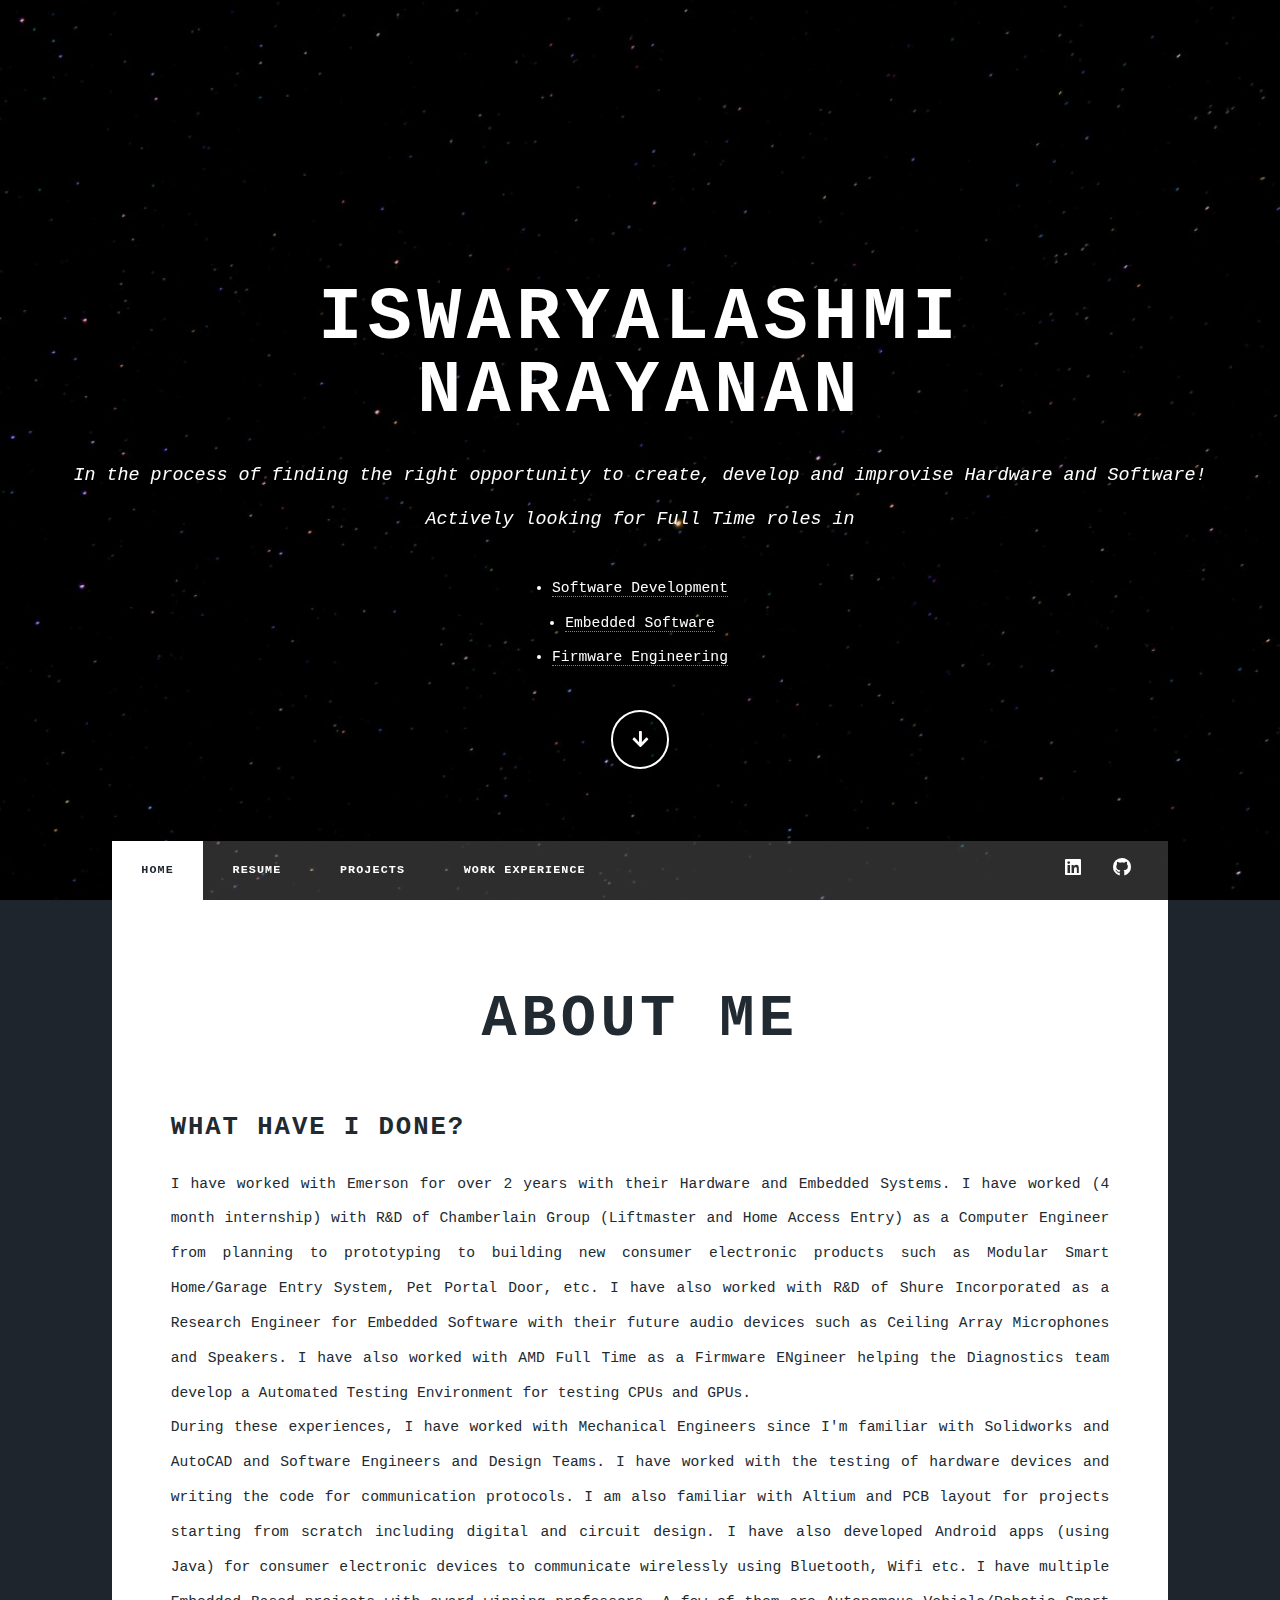
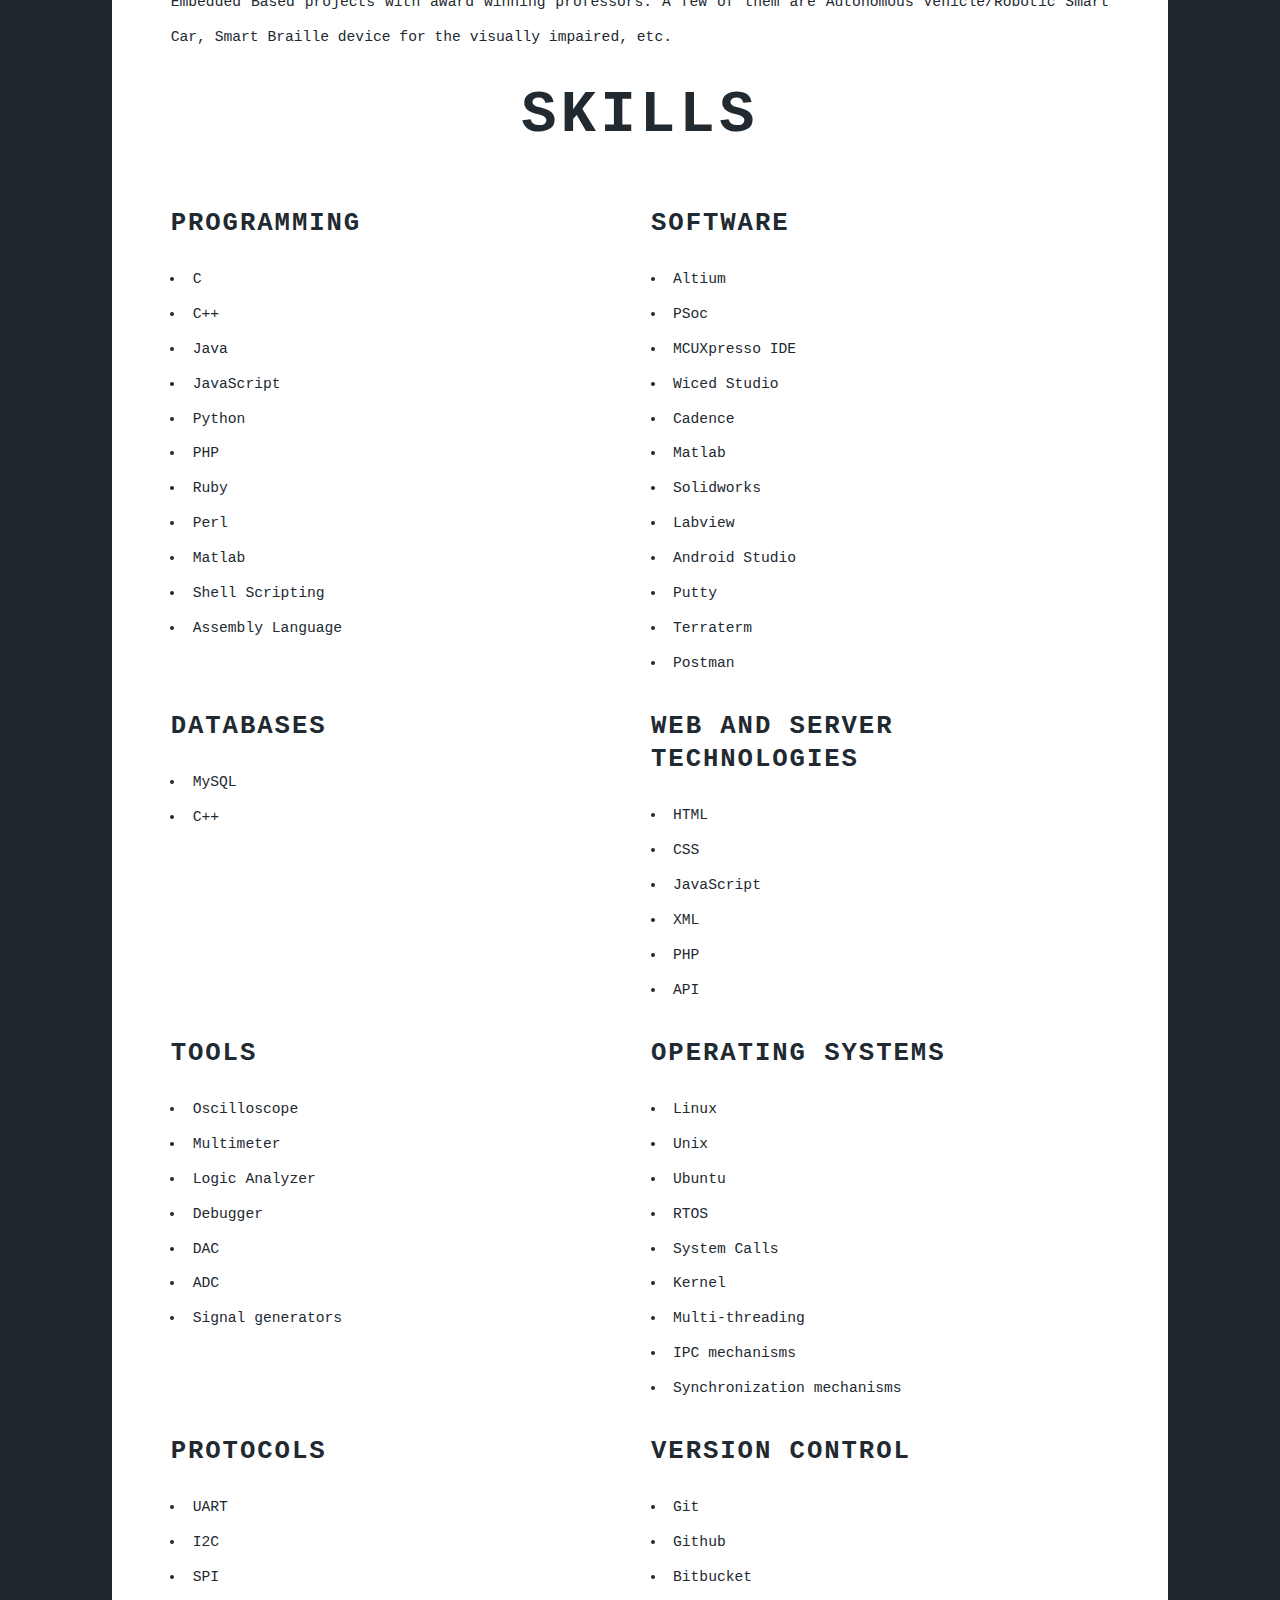
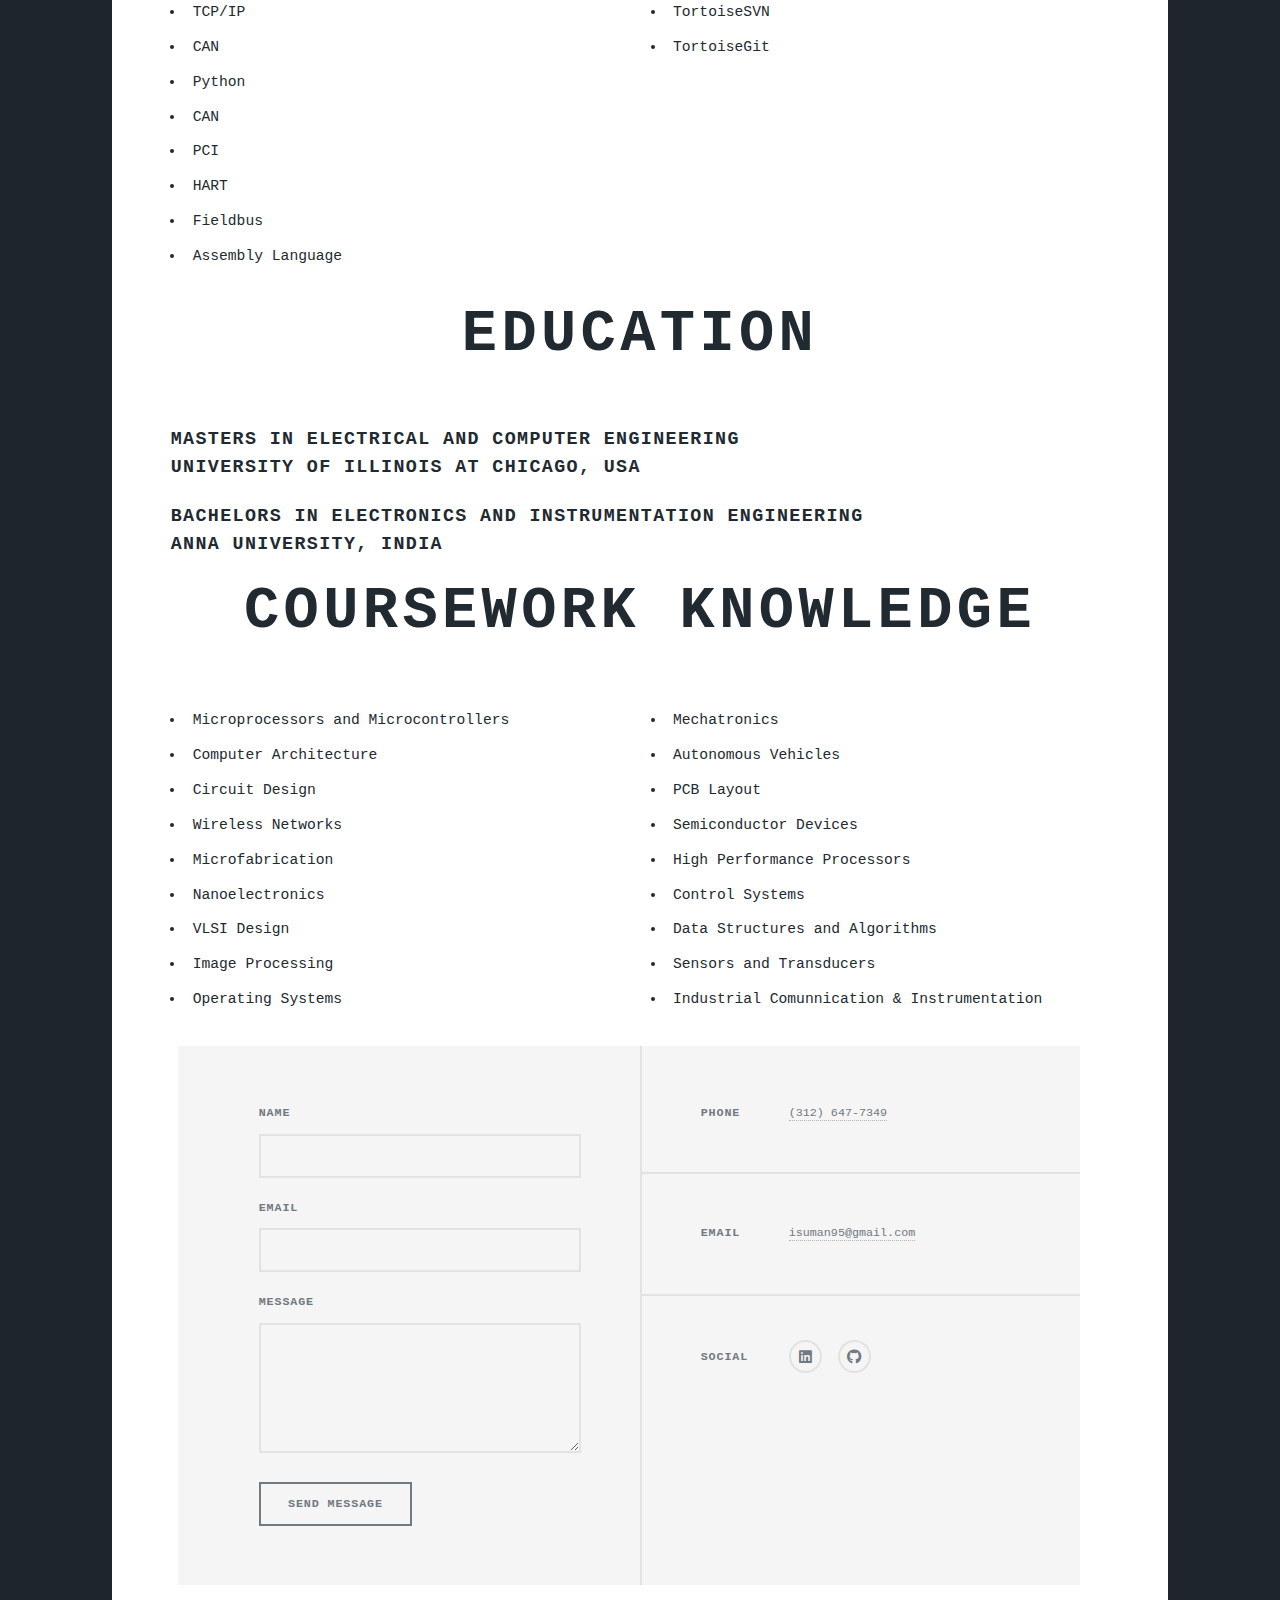
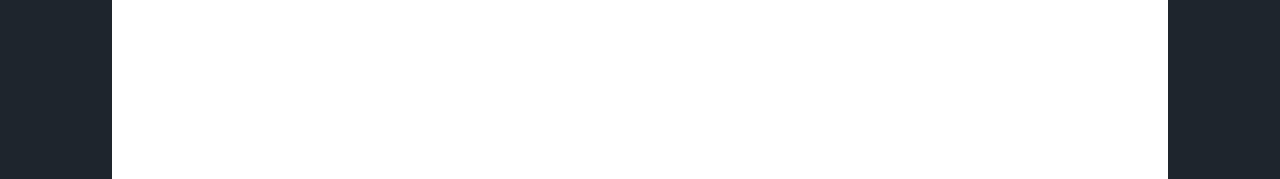
<file: index.html>
<!DOCTYPE HTML>
<!--
	A html page created by Iswaryalashmi Narayanan
-->
<html>
	<head>
		<title>Isu Portfolio</title>
		<meta charset="utf-8" />
		<meta name="viewport" content="width=device-width, initial-scale=1, user-scalable=no" />
		<link rel="stylesheet" href="assets/css/main.css" />
		<noscript><link rel="stylesheet" href="assets/css/noscript.css" /></noscript>
	</head>
	<body class="is-preload">

		<!-- Wrapper -->
			<div id="wrapper" class="fade-in">

				<!-- Intro -->
					<div id="intro">
						<h1>Iswaryalashmi<br />
						Narayanan</h1>
						<p>In the process of finding the right opportunity to create, develop and improvise Hardware and Software! <br/>
							Actively looking for Full Time roles in
								<li><a>Software Development</a></li>
								<li><a>Embedded Software</a></li>
								<li><a>Firmware Engineering</a></li>
							</br>


						<ul class="actions">
							<li><a href="#header" class="button icon solid solo fa-arrow-down scrolly">Continue</a></li>
						</ul>
					</div>

				<!-- Header -->
					<header id="header">
						<a href="index.html" class="logo">Portfolio</a>
					</header>

				<!-- Nav -->
					<nav id="nav">
						<ul class="links">
							<li class="active"><a href="index.html">Home</a></li>
							<li><a href="resume.html">Resume</a></li>
							<li><a href="projects.html">Projects</a></li>
							<li><a href="experience.html">Work Experience<a/></li>
						</ul>
						<ul class="icons">

							<li><a href="https://www.linkedin.com/in/iswaryalashmi-narayanan/" class="icon brands fa-linkedin"><span class="label">Linkedin</span></a></li>
							<li><a href="https://github.com/isunanana" class="icon brands fa-github"><span class="label">GitHub</span></a></li>
						</ul>
					</nav>

				<!-- Main -->
					<div id="main">

						<!-- Post -->
							<section class="post">
								<header class="major">
									<h1>About Me</h1>
								</header>

								<!-- Text stuff -->
									<h2>What have I done?</h2>
									<p> I have worked with Emerson for over 2 years with their Hardware and Embedded Systems. I have worked (4 month internship) with R&D of Chamberlain Group (Liftmaster and Home Access Entry) as a Computer Engineer from planning to prototyping to building new consumer electronic products such as Modular Smart Home/Garage Entry System, Pet Portal Door, etc. I have also worked with R&D of Shure Incorporated as a Research Engineer for Embedded Software with their future audio devices such as Ceiling Array Microphones and Speakers.
									I have also worked with AMD Full Time as a Firmware ENgineer helping the Diagnostics team develop a Automated Testing Environment for testing CPUs and GPUs. </br>
During these experiences, I have worked with Mechanical Engineers since I'm familiar with Solidworks and AutoCAD and Software Engineers and Design Teams. I have worked with the testing of hardware devices and writing the code for communication protocols. I am also familiar with Altium and PCB layout for projects starting from scratch including digital and circuit design. I have also developed Android apps (using Java) for consumer electronic devices to communicate wirelessly using Bluetooth, Wifi etc. I have multiple Embedded Based projects with award winning professors. A few of them are Autonomous Vehicle/Robotic Smart Car, Smart Braille device for the visually impaired, etc. </p>
									</hr>

									<header class="major">
										<h1>Skills</h1>
									</header>
									<div class="row">
										<div class = "col-6 col-12-small">
											<h2> Programming </h2>
											<ul>
											<li>C</li>
											<li>C++</li>
											<li>Java</li>
											<li>JavaScript</li>
											<li>Python</li>
											<li>PHP</li>
											<li>Ruby</li>
											<li>Perl</li>
											<li>Matlab</li>
											<li>Shell Scripting</li>
											<li>Assembly Language</li>
										  </ul>
										</div>

										<div class = "col-6 col-12-small">
											<h2> Software </h2>
											<ul>
											<li>Altium</li>
											<li>PSoc</li>
											<li>MCUXpresso IDE</li>
											<li>Wiced Studio</li>
											<li>Cadence</li>
											<li>Matlab</li>
											<li>Solidworks</li>
											<li>Labview</li>
											<li>Android Studio</li>
											<li>Putty</li>
											<li>Terraterm</li>
											<li>Postman</li>
										  </ul>
										</div>

									<div class = "col-6 col-12-small">
										<h2> Databases </h2>
										<ul>
										<li>MySQL</li>
										<li>C++</li>
										
									  </ul>
									</div>

									<div class = "col-6 col-12-small">
										<h2> Web and Server Technologies </h2>
										<ul>
										<li>HTML</li>
										<li>CSS</li>
										<li>JavaScript</li>
										<li>XML</li>
										<li>PHP</li>
										<li>API</li>
									  </ul>
									</div>

									<div class = "col-6 col-12-small">
										<h2> Tools </h2>
										<ul>
										<li>Oscilloscope</li>
										<li>Multimeter</li>
										<li>Logic Analyzer</li>
										<li>Debugger</li>
										<li>DAC</li>
										<li>ADC</li>
										<li>Signal generators</li>
									  </ul>
									</div>

									<div class = "col-6 col-12-small">
										<h2> Operating Systems </h2>
										<ul>
										<li>Linux</li>
										<li>Unix</li>
										<li>Ubuntu</li>
										<li>RTOS</li>
										<li>System Calls</li>
										<li>Kernel</li>
										<li>Multi-threading</li>
										<li>IPC mechanisms</li>
										<li>Synchronization mechanisms</li>
									  </ul>
									</div>

									<div class = "col-6 col-12-small">
										<h2> Protocols </h2>
										<ul>
										<li>UART</li>
										<li>I2C</li>
										<li>SPI</li>
										<li>TCP/IP</li>
										<li>CAN</li>
										<li>Python</li>
										<li>CAN</li>
										<li>PCI</li>
										<li>HART</li>
										<li>Fieldbus</li>
										<li>Assembly Language</li>
									  </ul>
									</div>

									<div class = "col-6 col-12-small">
										<h2> Version Control </h2>
										<ul>
										<li>Git</li>
										<li>Github</li>
										<li>Bitbucket</li>
										<li>TortoiseSVN</li>
										<li>TortoiseGit</li>
											
									  </ul>
									</div>
						</div>

									<header class="major">
										<h1>Education</h1>
									</header>
									<h3><a href= "https://www.uic.edu" target="_blank">Masters in Electrical and Computer Engineering <br />
										University of Illinois at Chicago, USA
										<br/> </a></h3>

									<h3><a href= "https://www.annauniv.edu" target="_blank">Bachelors in Electronics and Instrumentation Engineering<br/>
									Anna University, India</a></h3>

									<header class="major">
										<h1>Coursework Knowledge</h1>
									</header>

									<!-- Lists -->
										<div class="row">
											<div class="col-6 col-12-small">
												<ul>
													<li>Microprocessors and Microcontrollers</li>
													<li>Computer Architecture</li>
													<li>Circuit Design</li>
													<li>Wireless Networks</li>
													<li>Microfabrication</li>
													<li>Nanoelectronics</li>
													<li>VLSI Design</li>
													<li>Image Processing</li>
													<li>Operating Systems</li>

												</ul>

											</div>
											<div class="col-6 col-12-small">
												<ul>
													<li>Mechatronics</li>
													<li>Autonomous Vehicles</li>
													<li>PCB Layout</li>
													<li>Semiconductor Devices</li>
													<li>High Performance Processors</li>
													<li>Control Systems</li>
													<li>Data Structures and Algorithms</li>
													<li>Sensors and Transducers</li>
													<li>Industrial Comunnication & Instrumentation</li>

												</ul>
												</div>


				<!-- Footer -->
					<footer id="footer">
						<section>
							<form method="post" action="#">
								<div class="fields">
									<div class="field">
										<label for="name">Name</label>
										<input type="text" name="name" id="name" />
									</div>
									<div class="field">
										<label for="email">Email</label>
										<input type="text" name="email" id="email" />
									</div>
									<div class="field">
										<label for="message">Message</label>
										<textarea name="message" id="message" rows="3"></textarea>
									</div>
								</div>
								<ul class="actions">
									<li><input type="submit" value="Send Message" /></li>
								</ul>
							</form>
						</section>
						<section class="split contact">
							<section class="alt">
								<h3>Phone</h3>
								<p><a href="#">(312) 647-7349</a></p>
							</section>
							<section>
								<h3>Email</h3>
								<p><a href="#">isuman95@gmail.com</a></p>
							</section>
							<section>
								<h3>Social</h3>
								<ul class="icons alt">
									<li><a href="https://www.linkedin.com/in/iswaryalashmi-narayanan/" class="icon brands fa-linkedin"><span class="label">Linkedin</span></a></li>
    							<li><a href="https://github.com/isunanana" class="icon brands fa-github"><span class="label">GitHub</span></a></li>
								</ul>
							</section>
						</section>
					</footer>

				<!-- Copyright -->
				<div id="copyright">
					<ul><li>&copy; Designed by </li><li>Design: <a href="index.html">Iswaryalashmi Narayanan</a></li></ul>
				</div>

			</div>

		<!-- Scripts -->
			<script src="assets/js/jquery.min.js"></script>
			<script src="assets/js/jquery.scrollex.min.js"></script>
			<script src="assets/js/jquery.scrolly.min.js"></script>
			<script src="assets/js/browser.min.js"></script>
			<script src="assets/js/breakpoints.min.js"></script>
			<script src="assets/js/util.js"></script>
			<script src="assets/js/main.js"></script>

	</body>
</html>
</file>
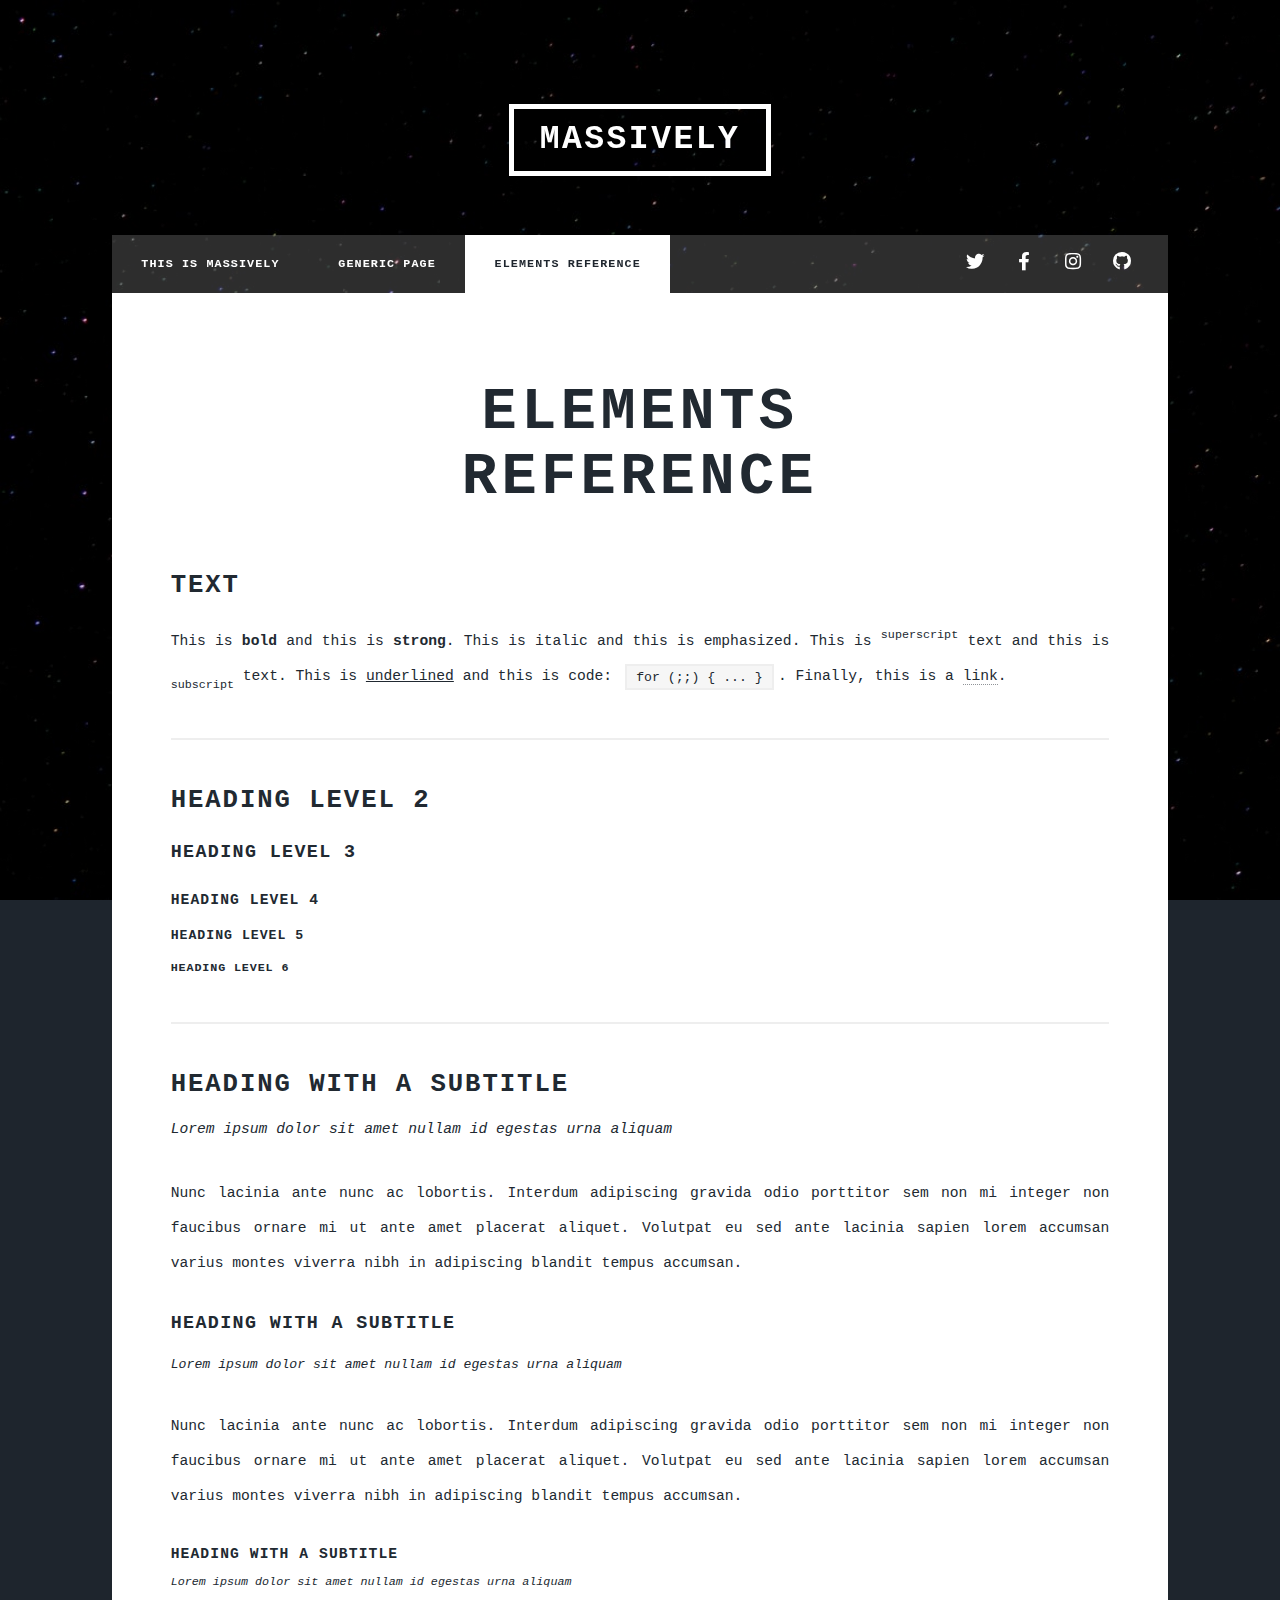
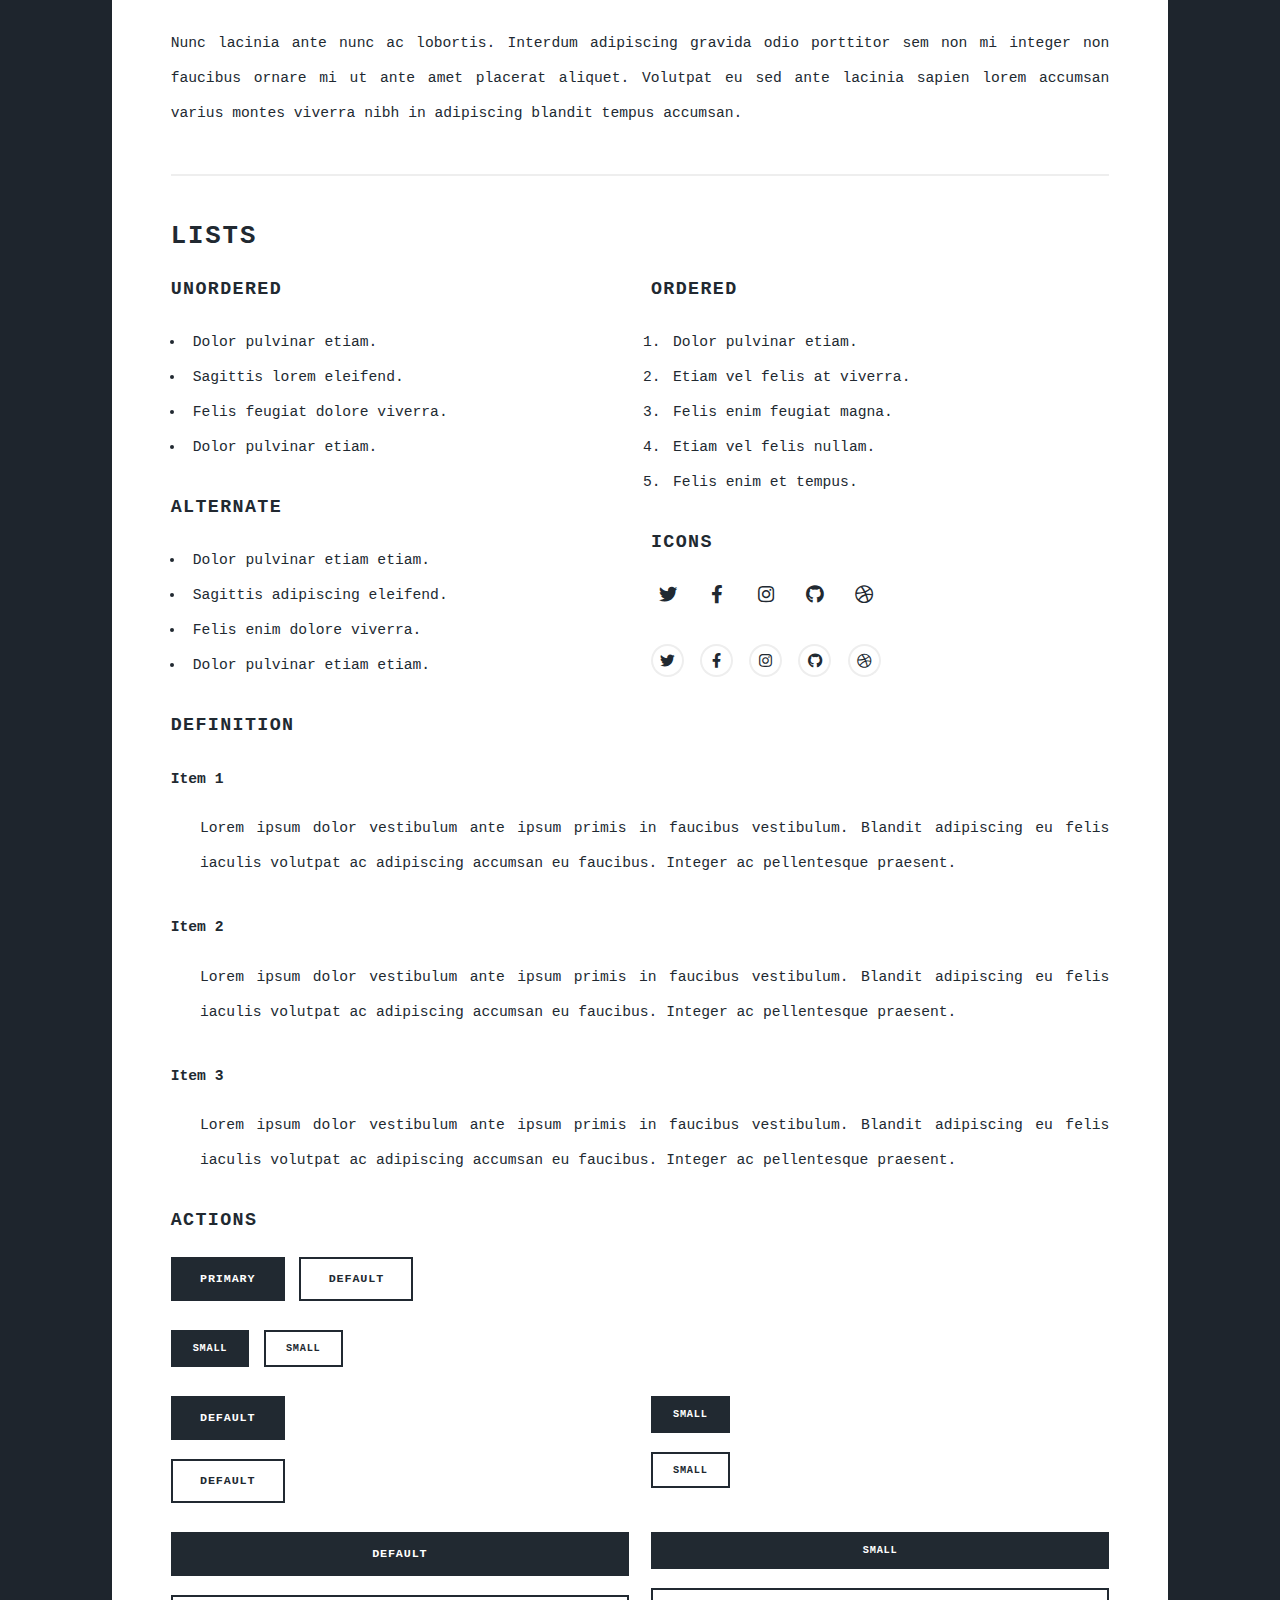
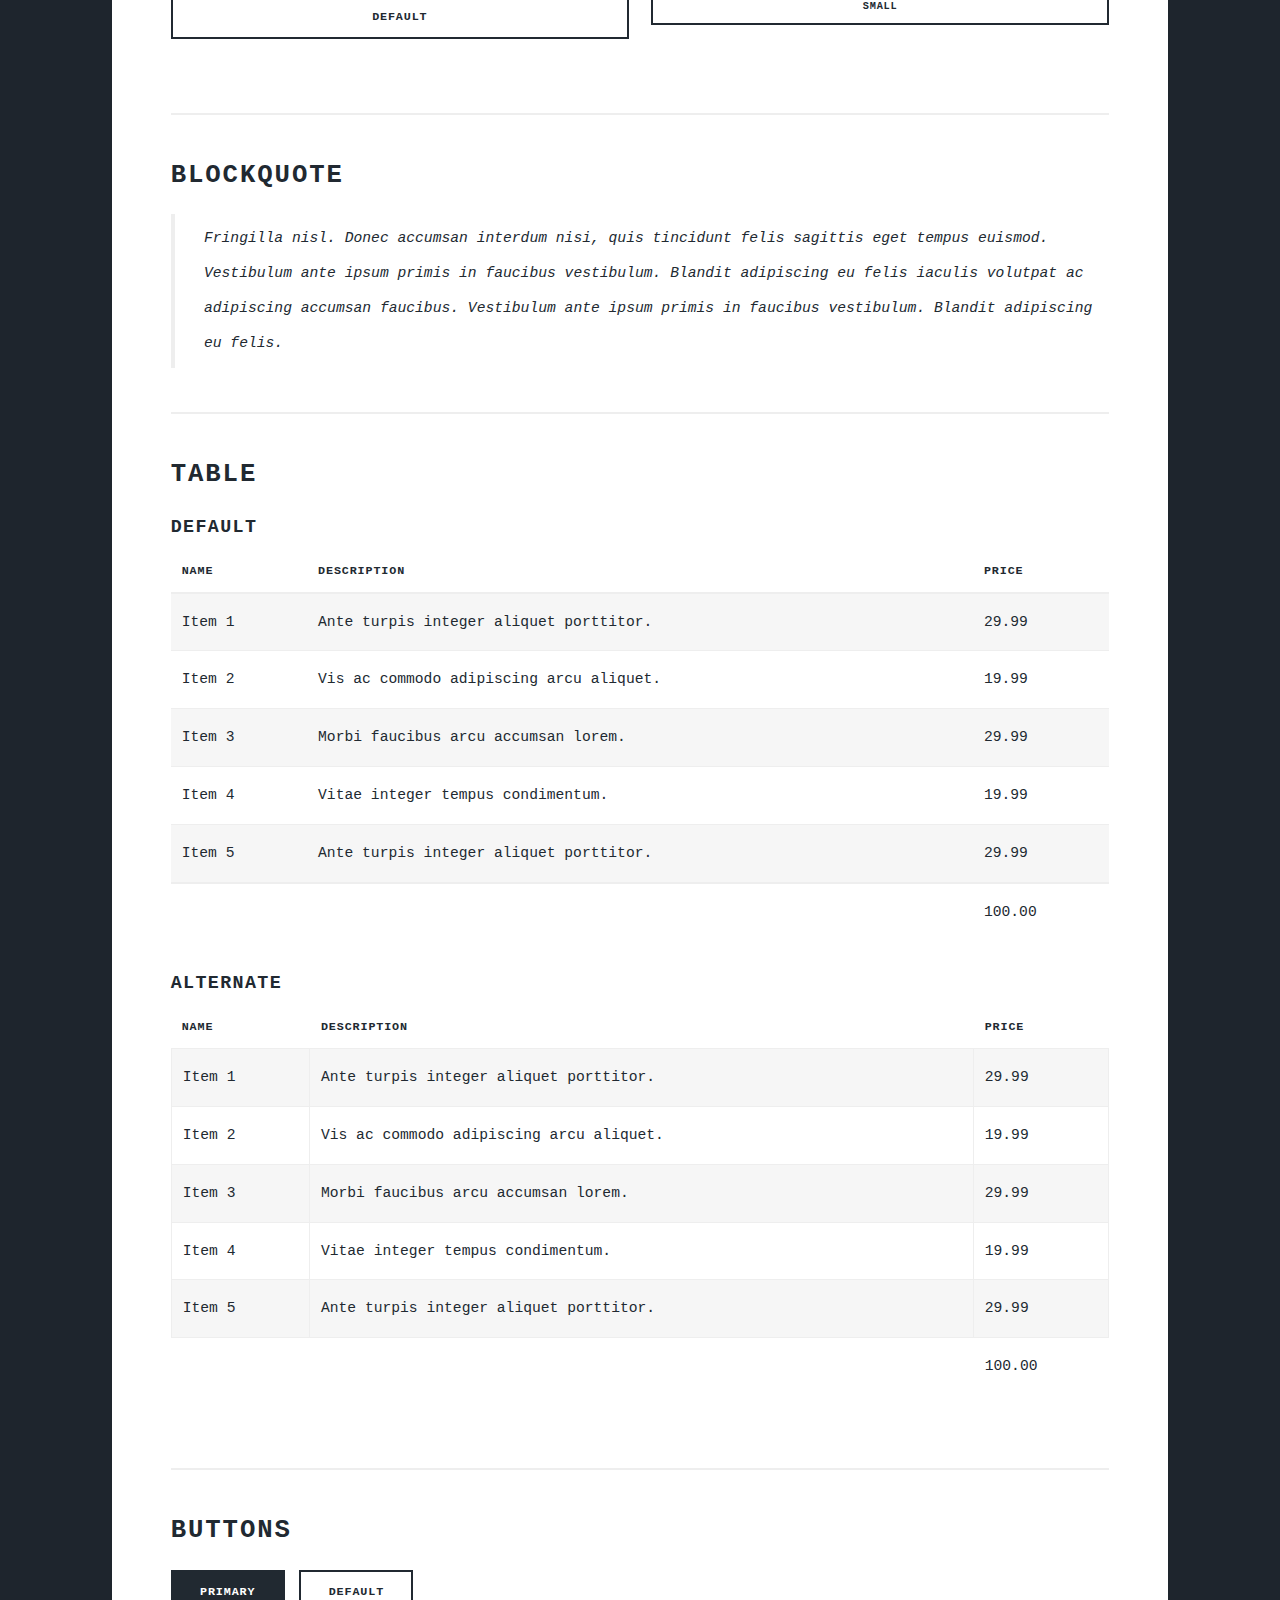
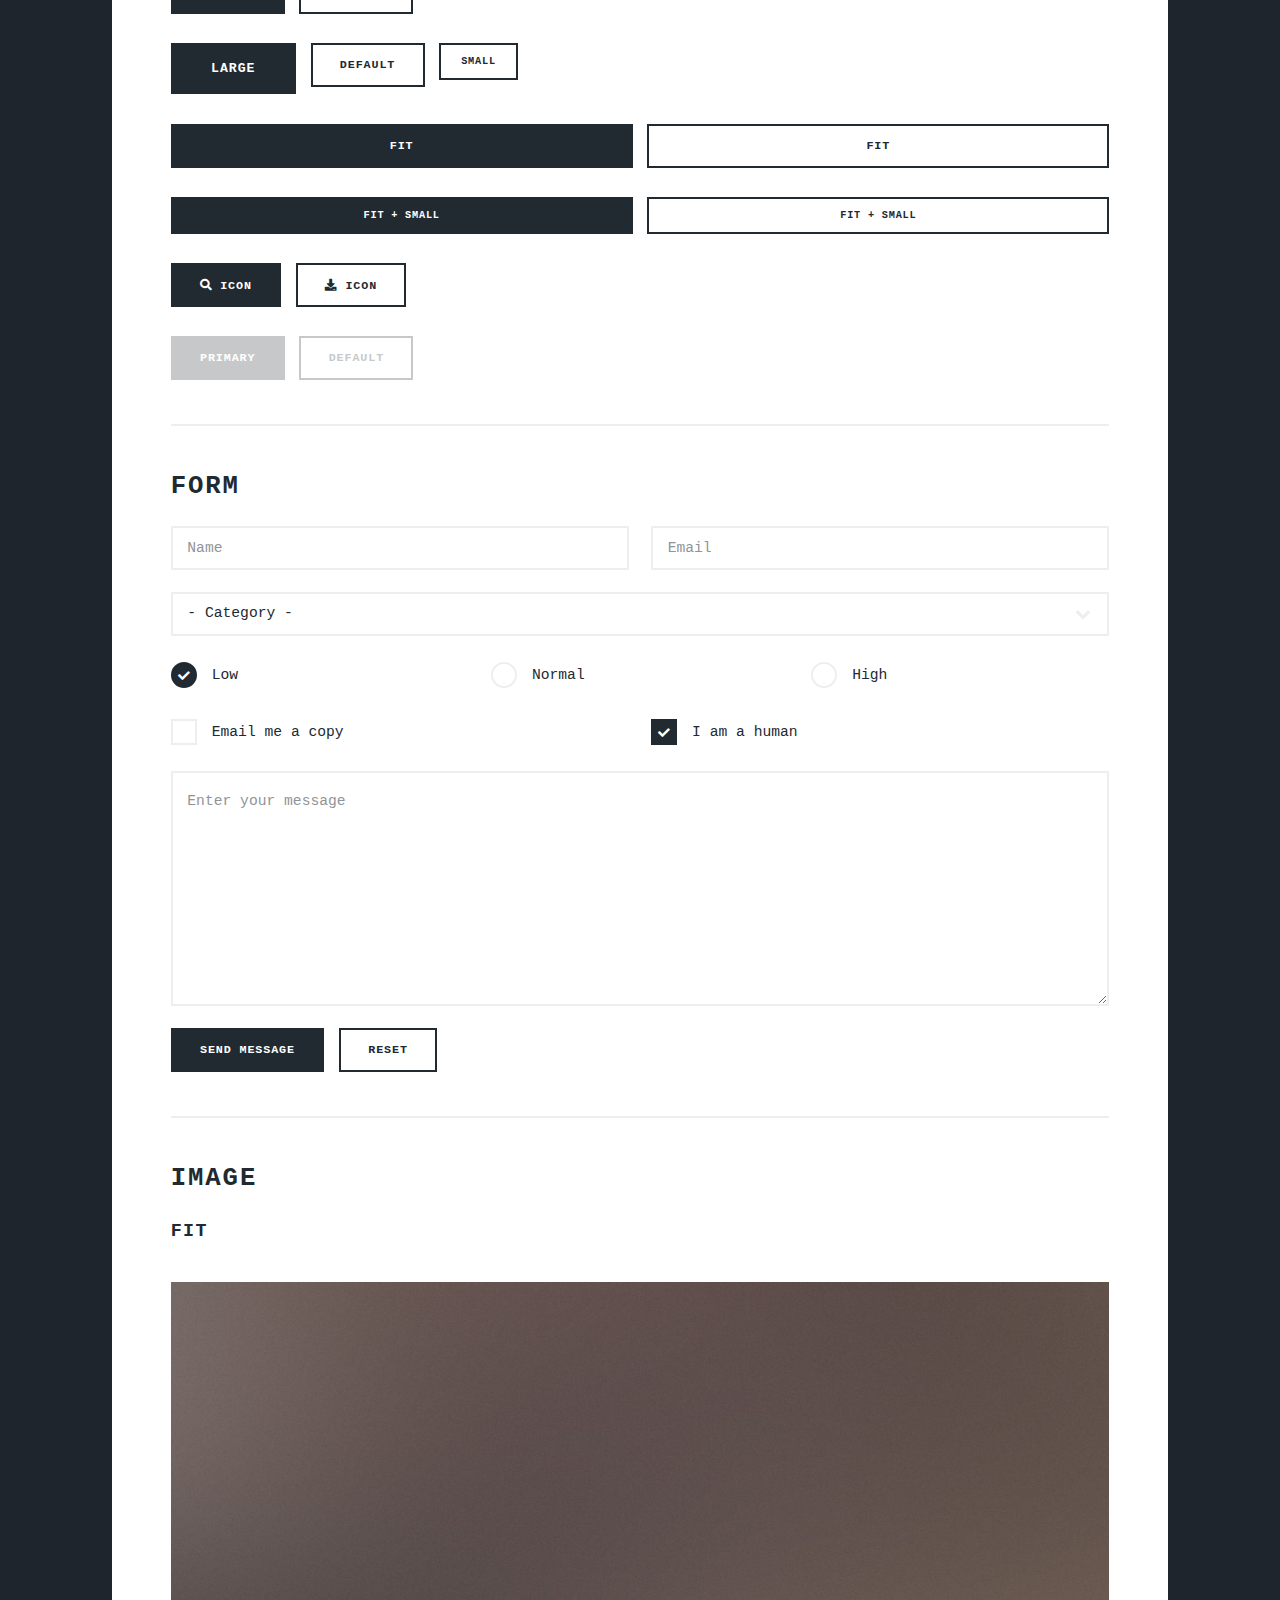
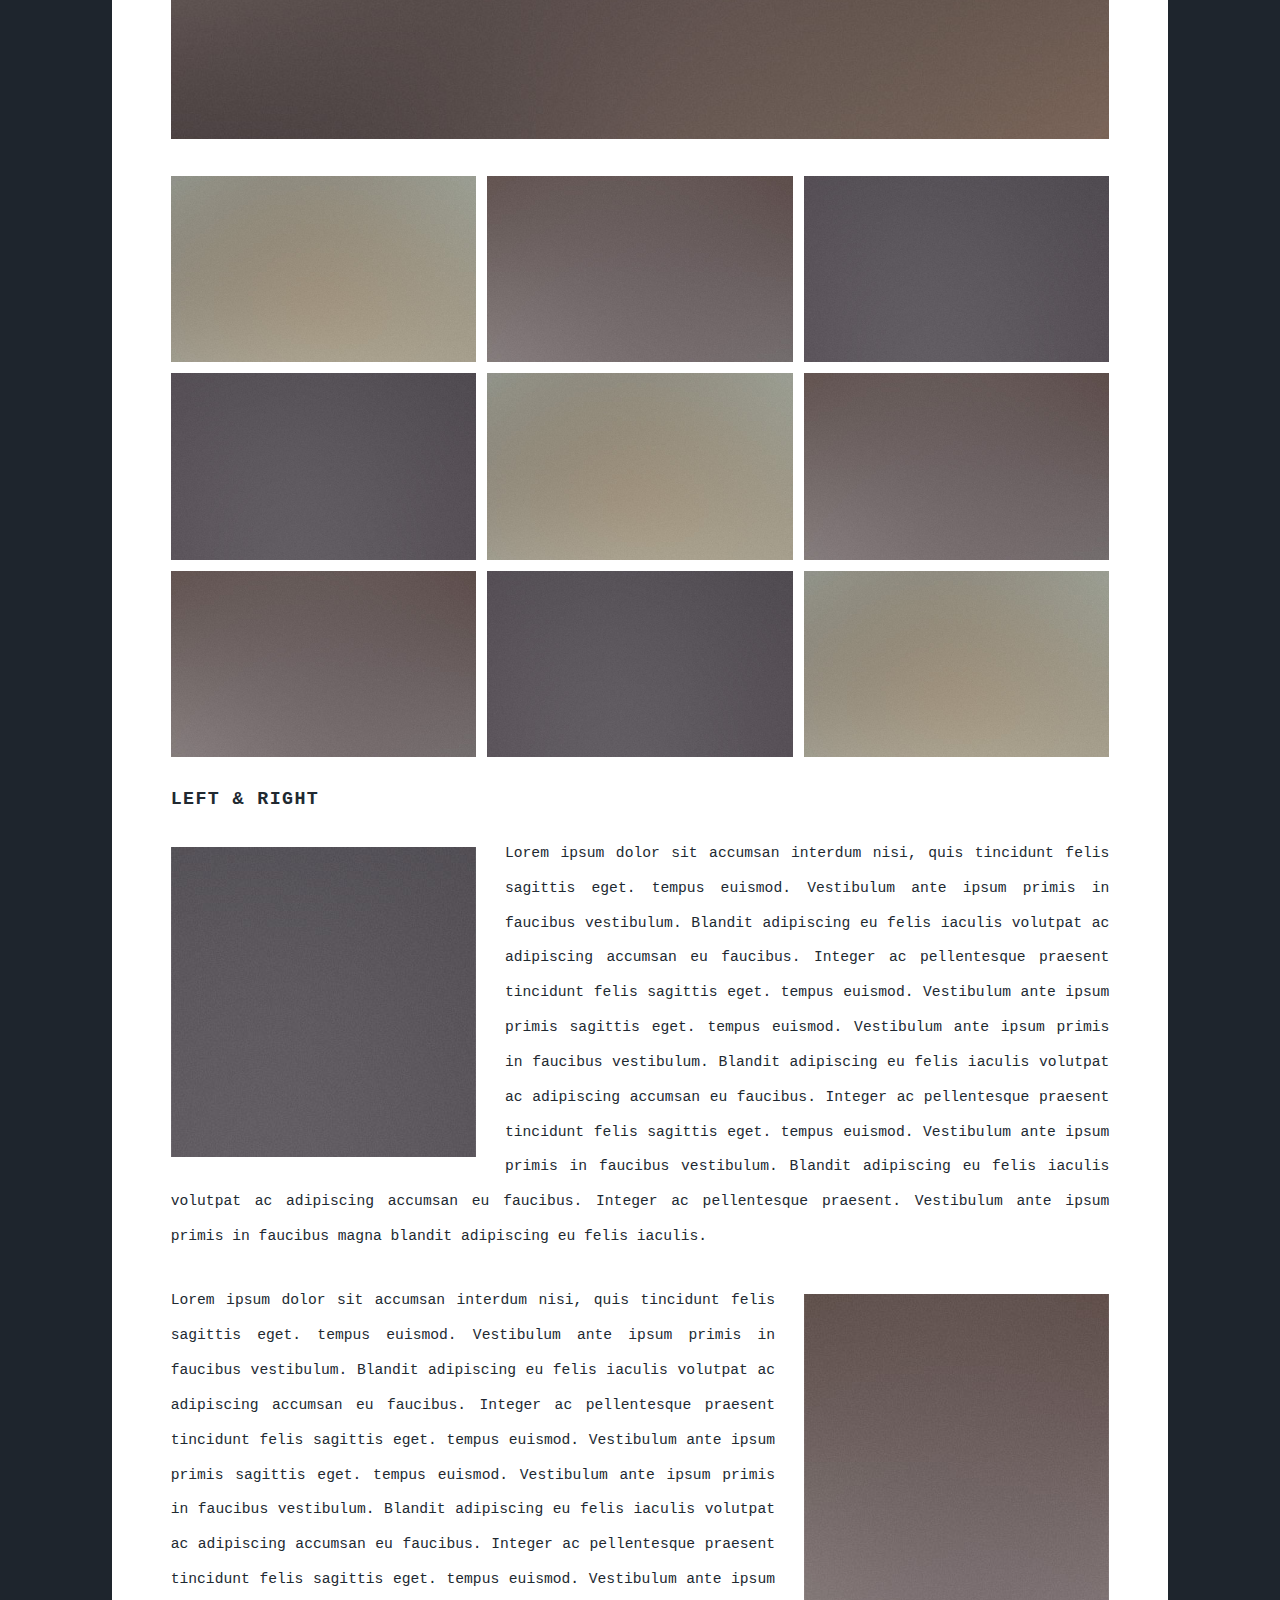
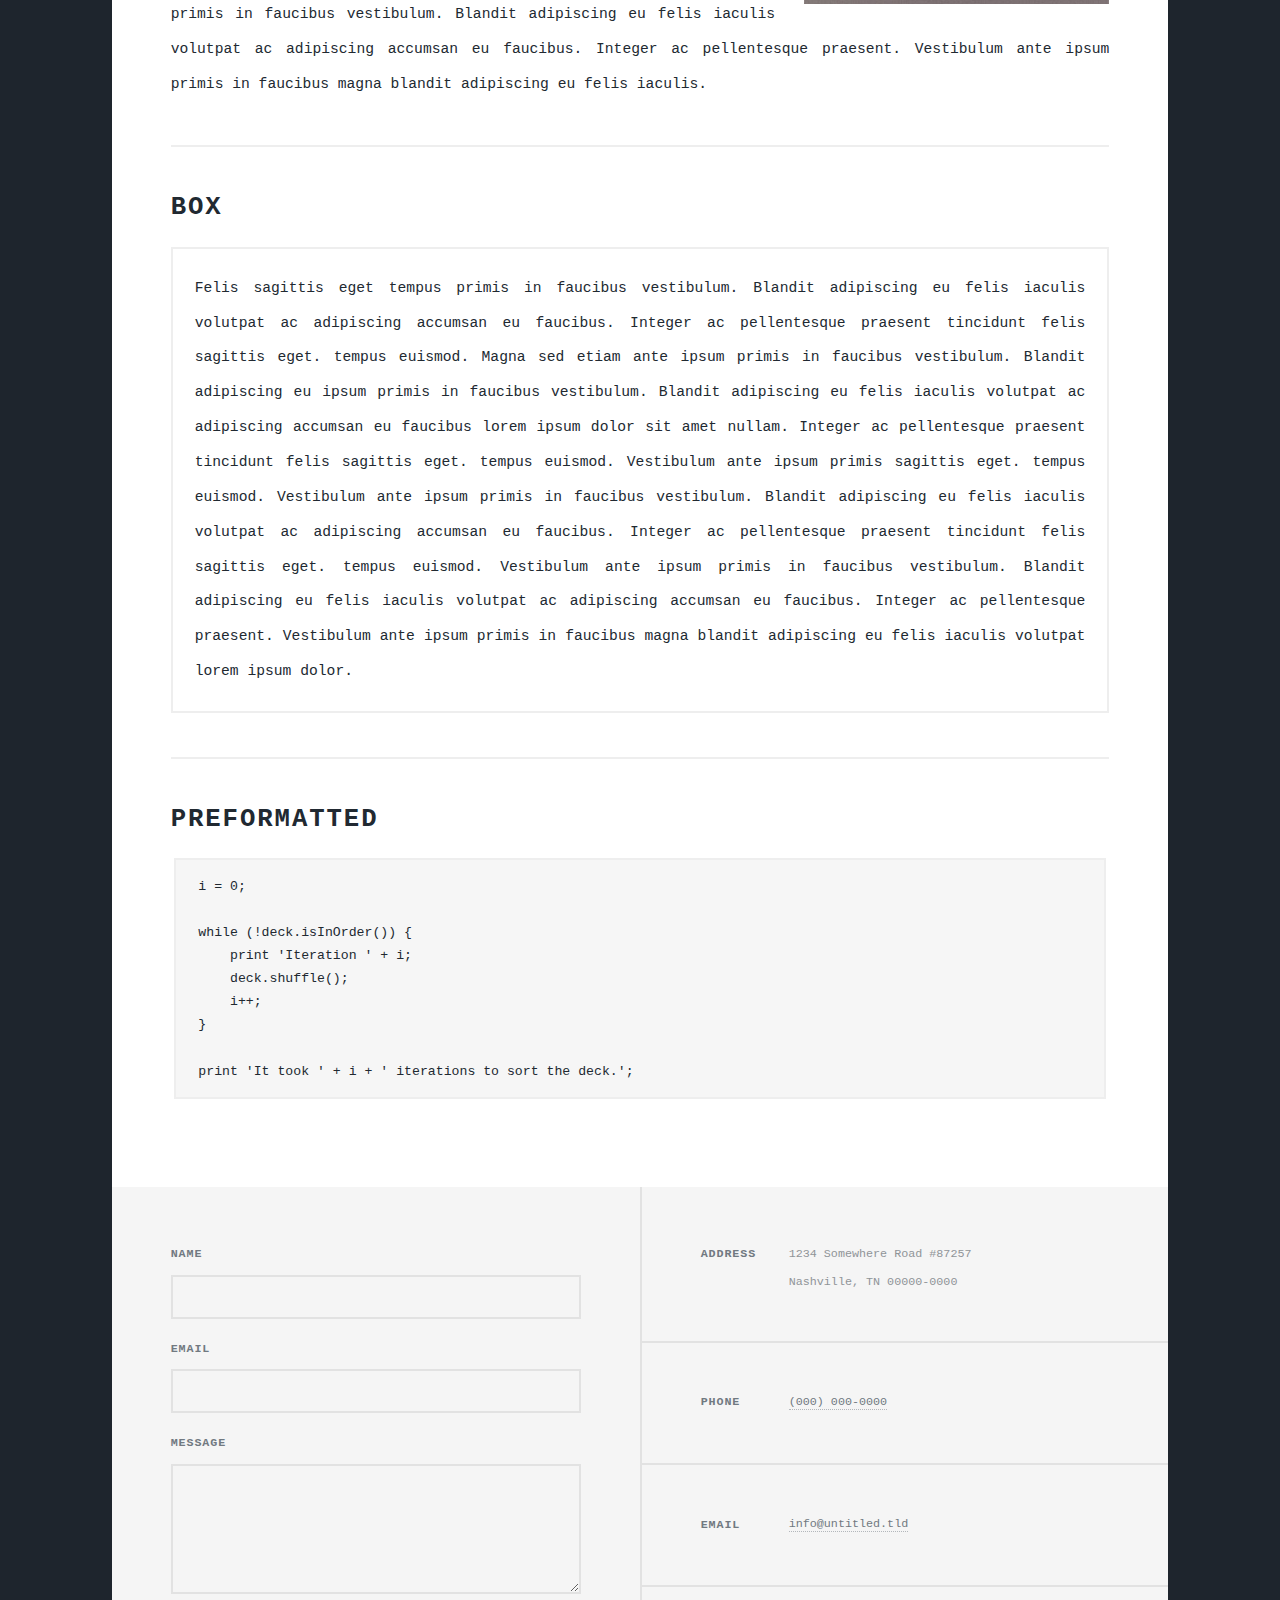
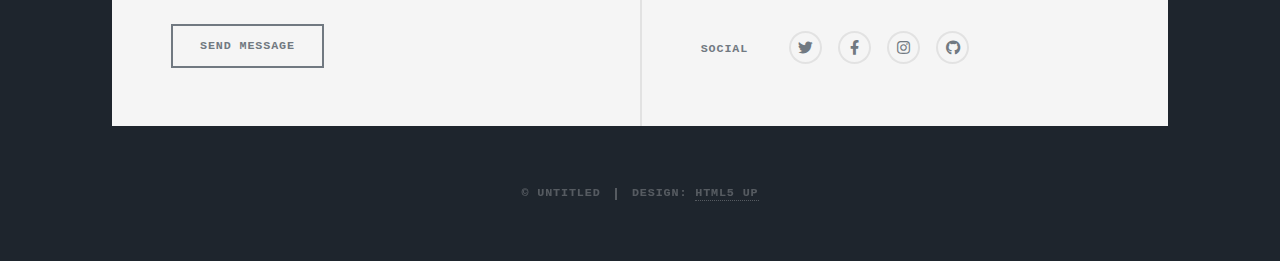
<file: elements.html>
<!DOCTYPE HTML>
<!--
	Massively by HTML5 UP
	html5up.net | @ajlkn
	Free for personal and commercial use under the CCA 3.0 license (html5up.net/license)
-->
<html>
	<head>
		<title>Elements Reference - Massively by HTML5 UP</title>
		<meta charset="utf-8" />
		<meta name="viewport" content="width=device-width, initial-scale=1, user-scalable=no" />
		<link rel="stylesheet" href="assets/css/main.css" />
		<noscript><link rel="stylesheet" href="assets/css/noscript.css" /></noscript>
	</head>
	<body class="is-preload">

		<!-- Wrapper -->
			<div id="wrapper">

				<!-- Header -->
					<header id="header">
						<a href="index.html" class="logo">Massively</a>
					</header>

				<!-- Nav -->
					<nav id="nav">
						<ul class="links">
							<li><a href="index.html">This is Massively</a></li>
							<li><a href="generic.html">Generic Page</a></li>
							<li class="active"><a href="elements.html">Elements Reference</a></li>
						</ul>
						<ul class="icons">
							<li><a href="#" class="icon brands fa-twitter"><span class="label">Twitter</span></a></li>
							<li><a href="#" class="icon brands fa-facebook-f"><span class="label">Facebook</span></a></li>
							<li><a href="#" class="icon brands fa-instagram"><span class="label">Instagram</span></a></li>
							<li><a href="#" class="icon brands fa-github"><span class="label">GitHub</span></a></li>
						</ul>
					</nav>

				<!-- Main -->
					<div id="main">

						<!-- Post -->
							<section class="post">
								<header class="major">
									<h1>Elements<br />
									Reference</h1>
								</header>

								<!-- Text stuff -->
									<h2>Text</h2>
									<p>This is <b>bold</b> and this is <strong>strong</strong>. This is <i>italic</i> and this is <em>emphasized</em>.
									This is <sup>superscript</sup> text and this is <sub>subscript</sub> text.
									This is <u>underlined</u> and this is code: <code>for (;;) { ... }</code>.
									Finally, this is a <a href="#">link</a>.</p>
									<hr />
									<h2>Heading Level 2</h2>
									<h3>Heading Level 3</h3>
									<h4>Heading Level 4</h4>
									<h5>Heading Level 5</h5>
									<h6>Heading Level 6</h6>
									<hr />
									<header>
										<h2>Heading with a Subtitle</h2>
										<p>Lorem ipsum dolor sit amet nullam id egestas urna aliquam</p>
									</header>
									<p>Nunc lacinia ante nunc ac lobortis. Interdum adipiscing gravida odio porttitor sem non mi integer non faucibus ornare mi ut ante amet placerat aliquet. Volutpat eu sed ante lacinia sapien lorem accumsan varius montes viverra nibh in adipiscing blandit tempus accumsan.</p>
									<header>
										<h3>Heading with a Subtitle</h3>
										<p>Lorem ipsum dolor sit amet nullam id egestas urna aliquam</p>
									</header>
									<p>Nunc lacinia ante nunc ac lobortis. Interdum adipiscing gravida odio porttitor sem non mi integer non faucibus ornare mi ut ante amet placerat aliquet. Volutpat eu sed ante lacinia sapien lorem accumsan varius montes viverra nibh in adipiscing blandit tempus accumsan.</p>
									<header>
										<h4>Heading with a Subtitle</h4>
										<p>Lorem ipsum dolor sit amet nullam id egestas urna aliquam</p>
									</header>
									<p>Nunc lacinia ante nunc ac lobortis. Interdum adipiscing gravida odio porttitor sem non mi integer non faucibus ornare mi ut ante amet placerat aliquet. Volutpat eu sed ante lacinia sapien lorem accumsan varius montes viverra nibh in adipiscing blandit tempus accumsan.</p>

									<hr />

								<!-- Lists -->
									<h2>Lists</h2>
									<div class="row">
										<div class="col-6 col-12-small">

											<h3>Unordered</h3>
											<ul>
												<li>Dolor pulvinar etiam.</li>
												<li>Sagittis lorem eleifend.</li>
												<li>Felis feugiat dolore viverra.</li>
												<li>Dolor pulvinar etiam.</li>
											</ul>

											<h3>Alternate</h3>
											<ul class="alt">
												<li>Dolor pulvinar etiam etiam.</li>
												<li>Sagittis adipiscing eleifend.</li>
												<li>Felis enim dolore viverra.</li>
												<li>Dolor pulvinar etiam etiam.</li>
											</ul>

										</div>
										<div class="col-6 col-12-small">

											<h3>Ordered</h3>
											<ol>
												<li>Dolor pulvinar etiam.</li>
												<li>Etiam vel felis at viverra.</li>
												<li>Felis enim feugiat magna.</li>
												<li>Etiam vel felis nullam.</li>
												<li>Felis enim et tempus.</li>
											</ol>

											<h3>Icons</h3>
											<ul class="icons">
												<li><a href="#" class="icon brands fa-twitter"><span class="label">Twitter</span></a></li>
												<li><a href="#" class="icon brands fa-facebook-f"><span class="label">Facebook</span></a></li>
												<li><a href="#" class="icon brands fa-instagram"><span class="label">Instagram</span></a></li>
												<li><a href="#" class="icon brands fa-github"><span class="label">Github</span></a></li>
												<li><a href="#" class="icon brands fa-dribbble"><span class="label">Dribbble</span></a></li>
											</ul>
											<ul class="icons alt">
												<li><a href="#" class="icon brands alt fa-twitter"><span class="label">Twitter</span></a></li>
												<li><a href="#" class="icon brands alt fa-facebook-f"><span class="label">Facebook</span></a></li>
												<li><a href="#" class="icon brands alt fa-instagram"><span class="label">Instagram</span></a></li>
												<li><a href="#" class="icon brands alt fa-github"><span class="label">Github</span></a></li>
												<li><a href="#" class="icon brands alt fa-dribbble"><span class="label">Dribbble</span></a></li>
											</ul>

										</div>
									</div>
									<h3>Definition</h3>
									<dl>
										<dt>Item 1</dt>
										<dd>
											<p>Lorem ipsum dolor vestibulum ante ipsum primis in faucibus vestibulum. Blandit adipiscing eu felis iaculis volutpat ac adipiscing accumsan eu faucibus. Integer ac pellentesque praesent.</p>
										</dd>
										<dt>Item 2</dt>
										<dd>
											<p>Lorem ipsum dolor vestibulum ante ipsum primis in faucibus vestibulum. Blandit adipiscing eu felis iaculis volutpat ac adipiscing accumsan eu faucibus. Integer ac pellentesque praesent.</p>
										</dd>
										<dt>Item 3</dt>
										<dd>
											<p>Lorem ipsum dolor vestibulum ante ipsum primis in faucibus vestibulum. Blandit adipiscing eu felis iaculis volutpat ac adipiscing accumsan eu faucibus. Integer ac pellentesque praesent.</p>
										</dd>
									</dl>

									<h3>Actions</h3>
									<ul class="actions">
										<li><a href="#" class="button primary">Primary</a></li>
										<li><a href="#" class="button">Default</a></li>
									</ul>
									<ul class="actions small">
										<li><a href="#" class="button primary small">Small</a></li>
										<li><a href="#" class="button small">Small</a></li>
									</ul>
									<div class="row">
										<div class="col-6 col-12-small">
											<ul class="actions stacked">
												<li><a href="#" class="button primary">Default</a></li>
												<li><a href="#" class="button">Default</a></li>
											</ul>
										</div>
										<div class="col-6 col-12-small">
											<ul class="actions stacked">
												<li><a href="#" class="button primary small">Small</a></li>
												<li><a href="#" class="button small">Small</a></li>
											</ul>
										</div>
									</div>
									<div class="row">
										<div class="col-6 col-12-small">
											<ul class="actions stacked">
												<li><a href="#" class="button primary fit">Default</a></li>
												<li><a href="#" class="button fit">Default</a></li>
											</ul>
										</div>
										<div class="col-6 col-12-small">
											<ul class="actions stacked">
												<li><a href="#" class="button primary small fit">Small</a></li>
												<li><a href="#" class="button small fit">Small</a></li>
											</ul>
										</div>
									</div>

									<hr />

								<!-- Blockquote -->
									<h2>Blockquote</h2>
									<blockquote>Fringilla nisl. Donec accumsan interdum nisi, quis tincidunt felis sagittis eget tempus euismod. Vestibulum ante ipsum primis in faucibus vestibulum. Blandit adipiscing eu felis iaculis volutpat ac adipiscing accumsan faucibus. Vestibulum ante ipsum primis in faucibus vestibulum. Blandit adipiscing eu felis.</blockquote>

									<hr />

								<!-- Table -->
									<h2>Table</h2>

									<h3>Default</h3>
									<div class="table-wrapper">
										<table>
											<thead>
												<tr>
													<th>Name</th>
													<th>Description</th>
													<th>Price</th>
												</tr>
											</thead>
											<tbody>
												<tr>
													<td>Item 1</td>
													<td>Ante turpis integer aliquet porttitor.</td>
													<td>29.99</td>
												</tr>
												<tr>
													<td>Item 2</td>
													<td>Vis ac commodo adipiscing arcu aliquet.</td>
													<td>19.99</td>
												</tr>
												<tr>
													<td>Item 3</td>
													<td> Morbi faucibus arcu accumsan lorem.</td>
													<td>29.99</td>
												</tr>
												<tr>
													<td>Item 4</td>
													<td>Vitae integer tempus condimentum.</td>
													<td>19.99</td>
												</tr>
												<tr>
													<td>Item 5</td>
													<td>Ante turpis integer aliquet porttitor.</td>
													<td>29.99</td>
												</tr>
											</tbody>
											<tfoot>
												<tr>
													<td colspan="2"></td>
													<td>100.00</td>
												</tr>
											</tfoot>
										</table>
									</div>

									<h3>Alternate</h3>
									<div class="table-wrapper">
										<table class="alt">
											<thead>
												<tr>
													<th>Name</th>
													<th>Description</th>
													<th>Price</th>
												</tr>
											</thead>
											<tbody>
												<tr>
													<td>Item 1</td>
													<td>Ante turpis integer aliquet porttitor.</td>
													<td>29.99</td>
												</tr>
												<tr>
													<td>Item 2</td>
													<td>Vis ac commodo adipiscing arcu aliquet.</td>
													<td>19.99</td>
												</tr>
												<tr>
													<td>Item 3</td>
													<td> Morbi faucibus arcu accumsan lorem.</td>
													<td>29.99</td>
												</tr>
												<tr>
													<td>Item 4</td>
													<td>Vitae integer tempus condimentum.</td>
													<td>19.99</td>
												</tr>
												<tr>
													<td>Item 5</td>
													<td>Ante turpis integer aliquet porttitor.</td>
													<td>29.99</td>
												</tr>
											</tbody>
											<tfoot>
												<tr>
													<td colspan="2"></td>
													<td>100.00</td>
												</tr>
											</tfoot>
										</table>
									</div>

									<hr />

								<!-- Buttons -->
									<h2>Buttons</h2>
									<ul class="actions">
										<li><a href="#" class="button primary">Primary</a></li>
										<li><a href="#" class="button">Default</a></li>
									</ul>
									<ul class="actions">
										<li><a href="#" class="button primary large">Large</a></li>
										<li><a href="#" class="button">Default</a></li>
										<li><a href="#" class="button small">Small</a></li>
									</ul>
									<ul class="actions fit">
										<li><a href="#" class="button primary fit">Fit</a></li>
										<li><a href="#" class="button fit">Fit</a></li>
									</ul>
									<ul class="actions fit small">
										<li><a href="#" class="button primary fit small">Fit + Small</a></li>
										<li><a href="#" class="button fit small">Fit + Small</a></li>
									</ul>
									<ul class="actions">
										<li><a href="#" class="button primary icon solid fa-search">Icon</a></li>
										<li><a href="#" class="button icon solid fa-download">Icon</a></li>
									</ul>
									<ul class="actions">
										<li><span class="button primary disabled">Primary</span></li>
										<li><span class="button disabled">Default</span></li>
									</ul>

									<hr />

								<!-- Form -->
									<h2>Form</h2>

									<form method="post" action="#">
										<div class="row gtr-uniform">
											<div class="col-6 col-12-xsmall">
												<input type="text" name="demo-name" id="demo-name" value="" placeholder="Name" />
											</div>
											<div class="col-6 col-12-xsmall">
												<input type="email" name="demo-email" id="demo-email" value="" placeholder="Email" />
											</div>
											<!-- Break -->
											<div class="col-12">
												<select name="demo-category" id="demo-category">
													<option value="">- Category -</option>
													<option value="1">Manufacturing</option>
													<option value="1">Shipping</option>
													<option value="1">Administration</option>
													<option value="1">Human Resources</option>
												</select>
											</div>
											<!-- Break -->
											<div class="col-4 col-12-small">
												<input type="radio" id="demo-priority-low" name="demo-priority" checked>
												<label for="demo-priority-low">Low</label>
											</div>
											<div class="col-4 col-12-small">
												<input type="radio" id="demo-priority-normal" name="demo-priority">
												<label for="demo-priority-normal">Normal</label>
											</div>
											<div class="col-4 col-12-small">
												<input type="radio" id="demo-priority-high" name="demo-priority">
												<label for="demo-priority-high">High</label>
											</div>
											<!-- Break -->
											<div class="col-6 col-12-small">
												<input type="checkbox" id="demo-copy" name="demo-copy">
												<label for="demo-copy">Email me a copy</label>
											</div>
											<div class="col-6 col-12-small">
												<input type="checkbox" id="demo-human" name="demo-human" checked>
												<label for="demo-human">I am a human</label>
											</div>
											<!-- Break -->
											<div class="col-12">
												<textarea name="demo-message" id="demo-message" placeholder="Enter your message" rows="6"></textarea>
											</div>
											<!-- Break -->
											<div class="col-12">
												<ul class="actions">
													<li><input type="submit" value="Send Message" class="primary" /></li>
													<li><input type="reset" value="Reset" /></li>
												</ul>
											</div>
										</div>
									</form>

									<hr />

								<!-- Image -->
									<h2>Image</h2>

									<h3>Fit</h3>
									<span class="image fit"><img src="images/pic01.jpg" alt="" /></span>
									<div class="box alt">
										<div class="row gtr-50 gtr-uniform">
											<div class="col-4"><span class="image fit"><img src="images/pic02.jpg" alt="" /></span></div>
											<div class="col-4"><span class="image fit"><img src="images/pic03.jpg" alt="" /></span></div>
											<div class="col-4"><span class="image fit"><img src="images/pic04.jpg" alt="" /></span></div>
											<!-- Break -->
											<div class="col-4"><span class="image fit"><img src="images/pic04.jpg" alt="" /></span></div>
											<div class="col-4"><span class="image fit"><img src="images/pic02.jpg" alt="" /></span></div>
											<div class="col-4"><span class="image fit"><img src="images/pic03.jpg" alt="" /></span></div>
											<!-- Break -->
											<div class="col-4"><span class="image fit"><img src="images/pic03.jpg" alt="" /></span></div>
											<div class="col-4"><span class="image fit"><img src="images/pic04.jpg" alt="" /></span></div>
											<div class="col-4"><span class="image fit"><img src="images/pic02.jpg" alt="" /></span></div>
										</div>
									</div>

									<h3>Left &amp; Right</h3>
									<p><span class="image left"><img src="images/pic08.jpg" alt="" /></span>Lorem ipsum dolor sit accumsan interdum nisi, quis tincidunt felis sagittis eget. tempus euismod. Vestibulum ante ipsum primis in faucibus vestibulum. Blandit adipiscing eu felis iaculis volutpat ac adipiscing accumsan eu faucibus. Integer ac pellentesque praesent tincidunt felis sagittis eget. tempus euismod. Vestibulum ante ipsum primis sagittis eget. tempus euismod. Vestibulum ante ipsum primis in faucibus vestibulum. Blandit adipiscing eu felis iaculis volutpat ac adipiscing accumsan eu faucibus. Integer ac pellentesque praesent tincidunt felis sagittis eget. tempus euismod. Vestibulum ante ipsum primis in faucibus vestibulum. Blandit adipiscing eu felis iaculis volutpat ac adipiscing accumsan eu faucibus. Integer ac pellentesque praesent. Vestibulum ante ipsum primis in faucibus magna blandit adipiscing eu felis iaculis.</p>
									<p><span class="image right"><img src="images/pic09.jpg" alt="" /></span>Lorem ipsum dolor sit accumsan interdum nisi, quis tincidunt felis sagittis eget. tempus euismod. Vestibulum ante ipsum primis in faucibus vestibulum. Blandit adipiscing eu felis iaculis volutpat ac adipiscing accumsan eu faucibus. Integer ac pellentesque praesent tincidunt felis sagittis eget. tempus euismod. Vestibulum ante ipsum primis sagittis eget. tempus euismod. Vestibulum ante ipsum primis in faucibus vestibulum. Blandit adipiscing eu felis iaculis volutpat ac adipiscing accumsan eu faucibus. Integer ac pellentesque praesent tincidunt felis sagittis eget. tempus euismod. Vestibulum ante ipsum primis in faucibus vestibulum. Blandit adipiscing eu felis iaculis volutpat ac adipiscing accumsan eu faucibus. Integer ac pellentesque praesent. Vestibulum ante ipsum primis in faucibus magna blandit adipiscing eu felis iaculis.</p>

									<hr />

								<!-- Box -->
									<h2>Box</h2>
									<div class="box">
										<p>Felis sagittis eget tempus primis in faucibus vestibulum. Blandit adipiscing eu felis iaculis volutpat ac adipiscing accumsan eu faucibus. Integer ac pellentesque praesent tincidunt felis sagittis eget. tempus euismod. Magna sed etiam ante ipsum primis in faucibus vestibulum. Blandit adipiscing eu ipsum primis in faucibus vestibulum. Blandit adipiscing eu felis iaculis volutpat ac adipiscing accumsan eu faucibus lorem ipsum dolor sit amet nullam. Integer ac pellentesque praesent tincidunt felis sagittis eget. tempus euismod. Vestibulum ante ipsum primis sagittis eget. tempus euismod. Vestibulum ante ipsum primis in faucibus vestibulum. Blandit adipiscing eu felis iaculis volutpat ac adipiscing accumsan eu faucibus. Integer ac pellentesque praesent tincidunt felis sagittis eget. tempus euismod. Vestibulum ante ipsum primis in faucibus vestibulum. Blandit adipiscing eu felis iaculis volutpat ac adipiscing accumsan eu faucibus. Integer ac pellentesque praesent. Vestibulum ante ipsum primis in faucibus magna blandit adipiscing eu felis iaculis volutpat lorem ipsum dolor.</p>
									</div>

									<hr />

								<!-- Preformatted Code -->
									<h2>Preformatted</h2>
									<pre><code>i = 0;

while (!deck.isInOrder()) {
    print 'Iteration ' + i;
    deck.shuffle();
    i++;
}

print 'It took ' + i + ' iterations to sort the deck.';
</code></pre>

							</section>

					</div>

				<!-- Footer -->
					<footer id="footer">
						<section>
							<form method="post" action="#">
								<div class="fields">
									<div class="field">
										<label for="name">Name</label>
										<input type="text" name="name" id="name" />
									</div>
									<div class="field">
										<label for="email">Email</label>
										<input type="text" name="email" id="email" />
									</div>
									<div class="field">
										<label for="message">Message</label>
										<textarea name="message" id="message" rows="3"></textarea>
									</div>
								</div>
								<ul class="actions">
									<li><input type="submit" value="Send Message" /></li>
								</ul>
							</form>
						</section>
						<section class="split contact">
							<section class="alt">
								<h3>Address</h3>
								<p>1234 Somewhere Road #87257<br />
								Nashville, TN 00000-0000</p>
							</section>
							<section>
								<h3>Phone</h3>
								<p><a href="#">(000) 000-0000</a></p>
							</section>
							<section>
								<h3>Email</h3>
								<p><a href="#">info@untitled.tld</a></p>
							</section>
							<section>
								<h3>Social</h3>
								<ul class="icons alt">
									<li><a href="#" class="icon brands alt fa-twitter"><span class="label">Twitter</span></a></li>
									<li><a href="#" class="icon brands alt fa-facebook-f"><span class="label">Facebook</span></a></li>
									<li><a href="#" class="icon brands alt fa-instagram"><span class="label">Instagram</span></a></li>
									<li><a href="#" class="icon brands alt fa-github"><span class="label">GitHub</span></a></li>
								</ul>
							</section>
						</section>
					</footer>

				<!-- Copyright -->
					<div id="copyright">
						<ul><li>&copy; Untitled</li><li>Design: <a href="https://html5up.net">HTML5 UP</a></li></ul>
					</div>

			</div>

		<!-- Scripts -->
			<script src="assets/js/jquery.min.js"></script>
			<script src="assets/js/jquery.scrollex.min.js"></script>
			<script src="assets/js/jquery.scrolly.min.js"></script>
			<script src="assets/js/browser.min.js"></script>
			<script src="assets/js/breakpoints.min.js"></script>
			<script src="assets/js/util.js"></script>
			<script src="assets/js/main.js"></script>

	</body>
</html>
</file>
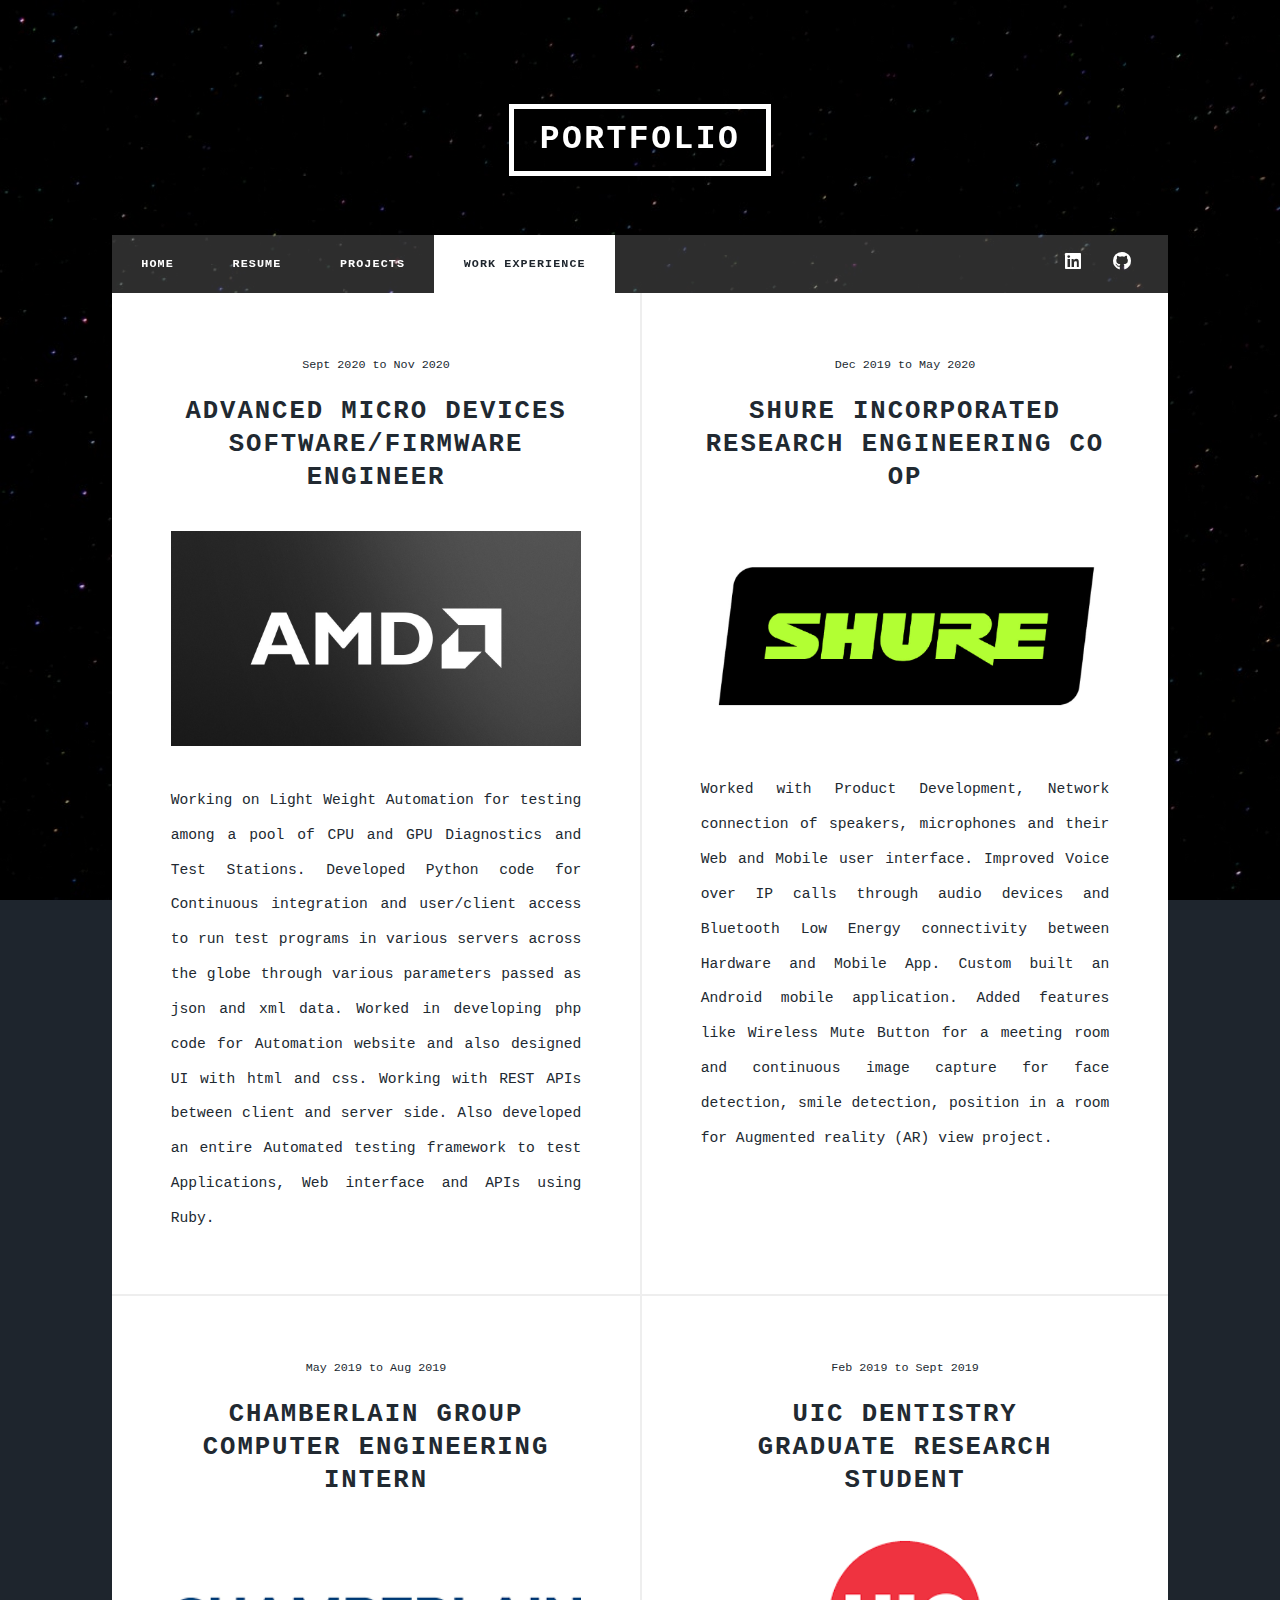
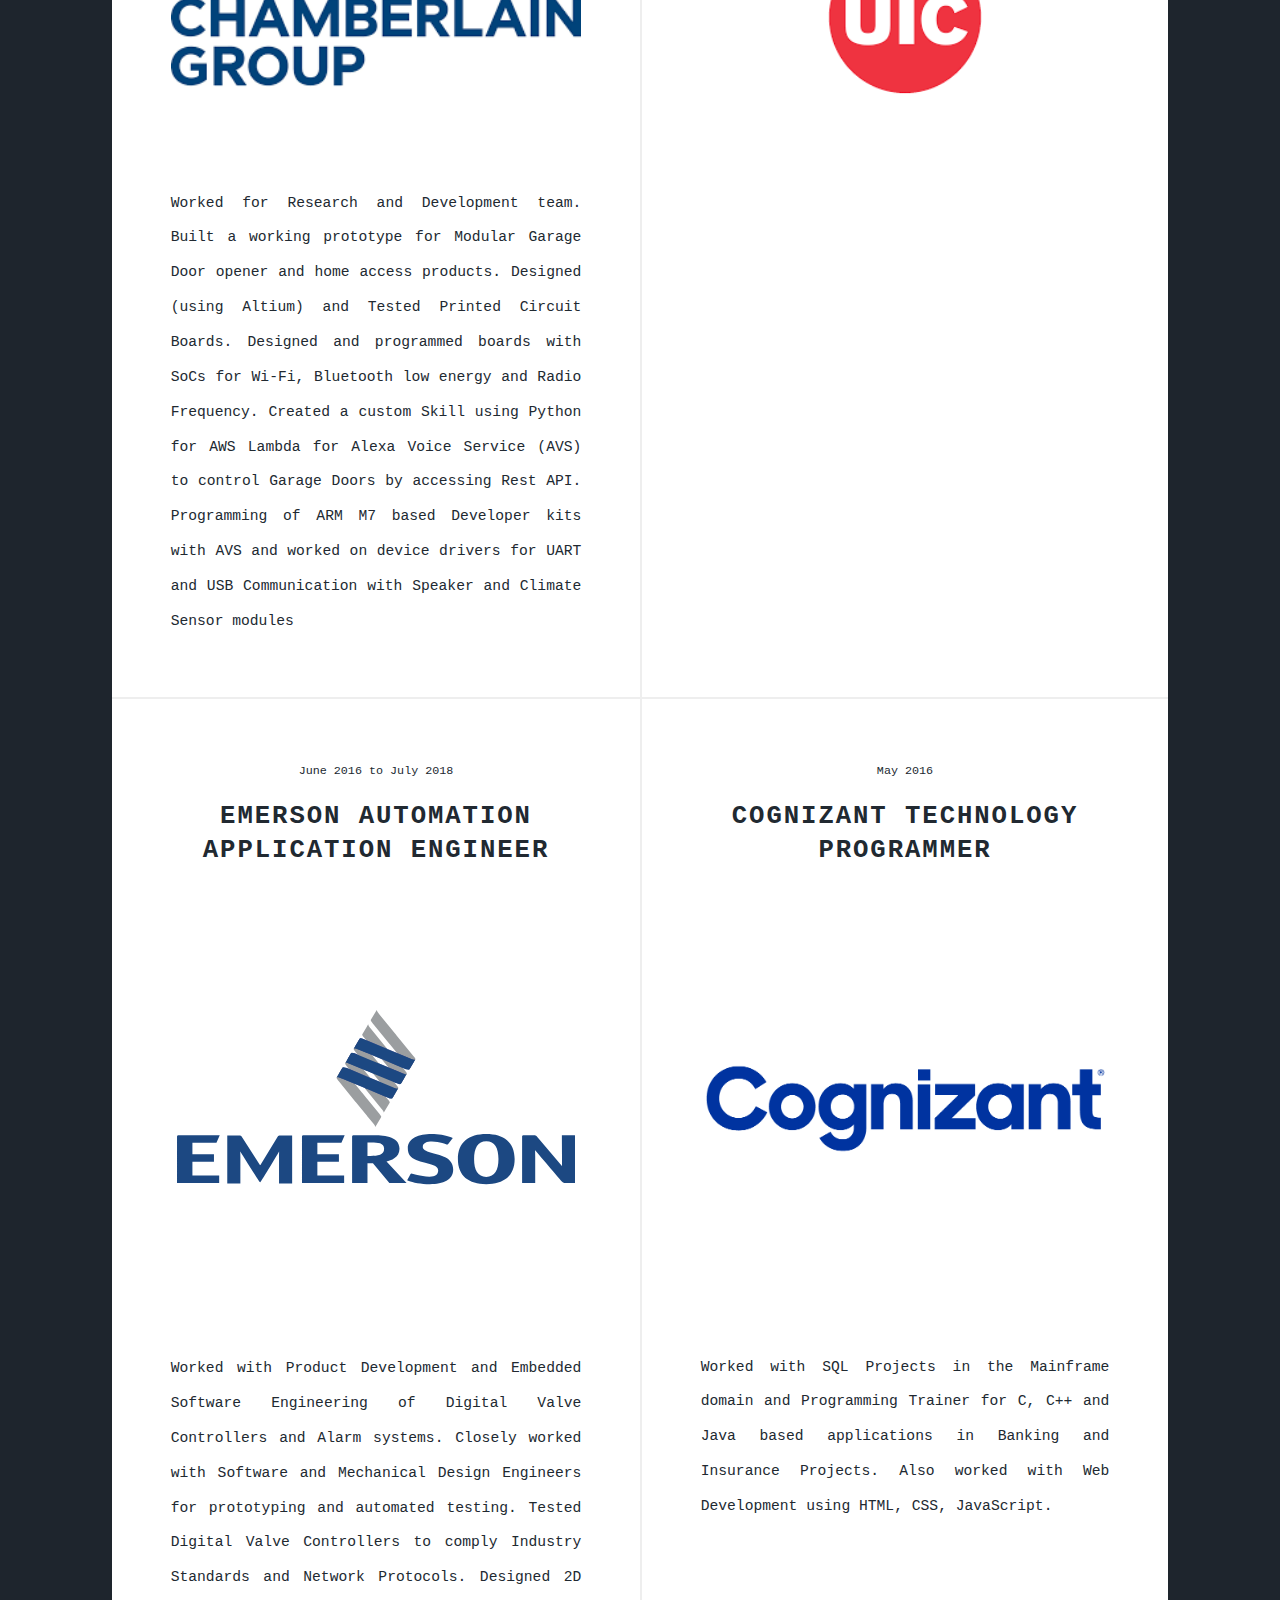
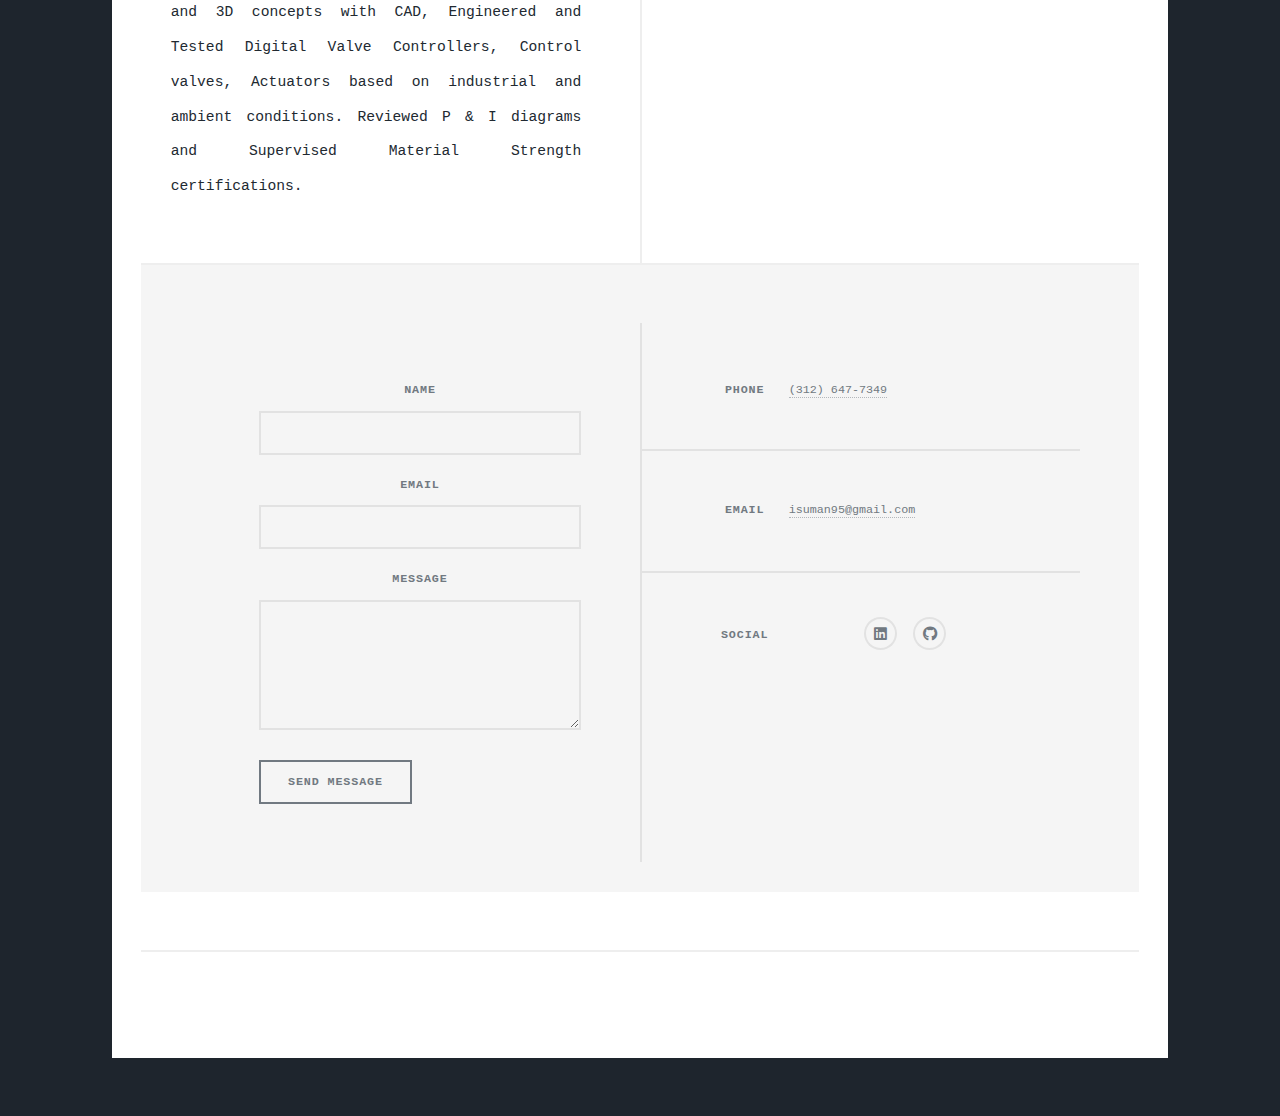
<file: experience.html>
<!DOCTYPE HTML>
<!--
	A html page created by Iswaryalashmi Narayanan
-->
<html>
	<head>
		<title>Isu Portfolio</title>
		<meta charset="utf-8" />
		<meta name="viewport" content="width=device-width, initial-scale=1, user-scalable=no" />
		<link rel="stylesheet" href="assets/css/main.css" />
		<noscript><link rel="stylesheet" href="assets/css/noscript.css" /></noscript>
	</head>
	<body class="is-preload">

		<!-- Wrapper -->
			<div id="wrapper" class="fade-in">


				<!-- Header -->
					<header id="header">
						<a href="index.html" class="logo">Portfolio</a>
					</header>

				<!-- Nav -->
					<nav id="nav">
						<ul class="links">
							<li><a href="index.html">Home</a></li>
							<li><a href="resume.html">Resume</a></li>
							<li><a href="projects.html">Projects</a></li>
							<li class="active"><a href="experience.html">Work Experience<a/></li>
						</ul>
						<ul class="icons">

							<li><a href="https://www.linkedin.com/in/iswaryalashmi-narayanan/" class="icon brands fa-linkedin"><span class="label">Linkedin</span></a></li>
							<li><a href="https://github.com/isunanana" class="icon brands fa-github"><span class="label">GitHub</span></a></li>
						</ul>
					</nav>

				<!-- Main -->
					<div id="main">

						<!-- Posts -->
							<section class="posts">
								<article>
									<header>
										<span class="date">Sept 2020 to Nov 2020</span>
										<h2><a href="#">Advanced Micro Devices<br />
										Software/Firmware Engineer</a></h2>
									</header>
									<a href="#" class="image fit"><img src="images/amd.jpg" alt="" /></a>
									<p>Working on Light Weight Automation for testing among a pool of CPU and GPU Diagnostics and Test Stations. Developed Python code for Continuous integration and user/client access to run test programs in various servers across the globe through various parameters passed as json and xml data. Worked in developing php code for Automation website and also designed UI with html and css. Working with REST APIs between client and server side. Also developed an entire Automated testing framework to test Applications, Web interface and APIs using Ruby.</p>
								</article>
								<article>
									<header>
										<span class="date">Dec 2019 to May 2020</span>
										<h2><a href="#">Shure Incorporated<br />
										Research Engineering Co op</a></h2>
									</header>
									<a href="#" class="image fit"><img src="images/shure.jpg" alt="" /></a>
									<p>Worked with Product Development, Network connection of speakers, microphones and their Web and Mobile user interface. Improved Voice over IP calls through audio devices and Bluetooth Low Energy connectivity between Hardware and Mobile App. Custom built an Android mobile application. Added features like Wireless Mute Button for a meeting room and continuous image capture for face detection, smile detection, position in a room for Augmented reality (AR) view project.</p>
								</article>
								<article>
									<header>
										<span class="date">May 2019 to Aug 2019</span>
										<h2><a href="#">Chamberlain Group<br />
										Computer Engineering Intern</a></h2>
									</header>
									<a href="#" class="image fit"><img src="images/chamberlain.png" alt="" /></a>
									<p>Worked for Research and Development team. Built a working prototype for Modular Garage Door opener and home access products. Designed (using Altium) and Tested Printed Circuit Boards. Designed and programmed boards with SoCs for Wi-Fi, Bluetooth low energy and Radio Frequency. Created a custom Skill using Python for AWS Lambda for Alexa Voice Service (AVS) to control Garage Doors by accessing Rest API. Programming of ARM M7 based Developer kits with AVS and worked on device drivers for UART and USB Communication with Speaker and Climate Sensor modules</p>
								</article>
								<article>
									<header>
										<span class="date">Feb 2019 to Sept 2019</span>
										<h2><a href="#">UIC Dentistry<br />
										Graduate Research Student</a></h2>
									</header>
									<a href="#" class="image fit"><img src="images/uic.png" alt="" /></a>
								</article>
								<article>
									<header>
										<span class="date">June 2016 to July 2018</span>
										<h2><a href="#">Emerson Automation<br />
										Application Engineer</a></h2>
									</header>
									<a href="#" class="image fit"><img src="images/emerson.svg" alt="" /></a>
									<p>Worked with Product Development and Embedded Software Engineering of Digital Valve Controllers and Alarm systems. Closely worked with Software and Mechanical Design Engineers for prototyping and automated testing. Tested Digital Valve Controllers to comply Industry Standards and Network Protocols. Designed 2D and 3D concepts with CAD, Engineered and Tested Digital Valve Controllers, Control valves, Actuators based on industrial and ambient conditions. Reviewed P & I diagrams and Supervised Material Strength certifications.</p>
								</article>
								<article>
									<header>
										<span class="date">May 2016</span>
										<h2><a href="#">Cognizant Technology<br />
										Programmer</a></h2>
									</header>
									<a href="#" class="image fit"><img src="images/cognizant.png" alt="" /></a>
									<p>Worked with SQL Projects in the Mainframe domain and Programming Trainer for C, C++ and Java based applications in Banking and Insurance Projects. Also worked with Web Development using HTML, CSS, JavaScript.</p>
								</article>
							</section>

				<!-- Footer -->
					<footer id="footer">
						<section>
							<form method="post" action="#">
								<div class="fields">
									<div class="field">
										<label for="name">Name</label>
										<input type="text" name="name" id="name" />
									</div>
									<div class="field">
										<label for="email">Email</label>
										<input type="text" name="email" id="email" />
									</div>
									<div class="field">
										<label for="message">Message</label>
										<textarea name="message" id="message" rows="3"></textarea>
									</div>
								</div>
								<ul class="actions">
									<li><input type="submit" value="Send Message" /></li>
								</ul>
							</form>
						</section>
						<section class="split contact">
							<section class="alt">
								<h3>Phone</h3>
								<p><a href="#">(312) 647-7349</a></p>
							</section>
							<section>
								<h3>Email</h3>
								<p><a href="#">isuman95@gmail.com</a></p>
							</section>
							<section>
								<h3>Social</h3>
								<ul class="icons alt">
                  <li><a href="https://www.linkedin.com/in/iswaryalashmi-narayanan/" class="icon brands fa-linkedin"><span class="label">Linkedin</span></a></li>
    							<li><a href="https://github.com/isunanana" class="icon brands fa-github"><span class="label">GitHub</span></a></li>
								</ul>
							</section>
						</section>
					</footer>

				<!-- Copyright -->
        <div id="copyright">
          <ul><li>&copy; Designed by </li><li>Design: <a href="index.html">Iswaryalashmi Narayanan</a></li></ul>
        </div>

			</div>

		<!-- Scripts -->
			<script src="assets/js/jquery.min.js"></script>
			<script src="assets/js/jquery.scrollex.min.js"></script>
			<script src="assets/js/jquery.scrolly.min.js"></script>
			<script src="assets/js/browser.min.js"></script>
			<script src="assets/js/breakpoints.min.js"></script>
			<script src="assets/js/util.js"></script>
			<script src="assets/js/main.js"></script>

	</body>
</html>
</file>
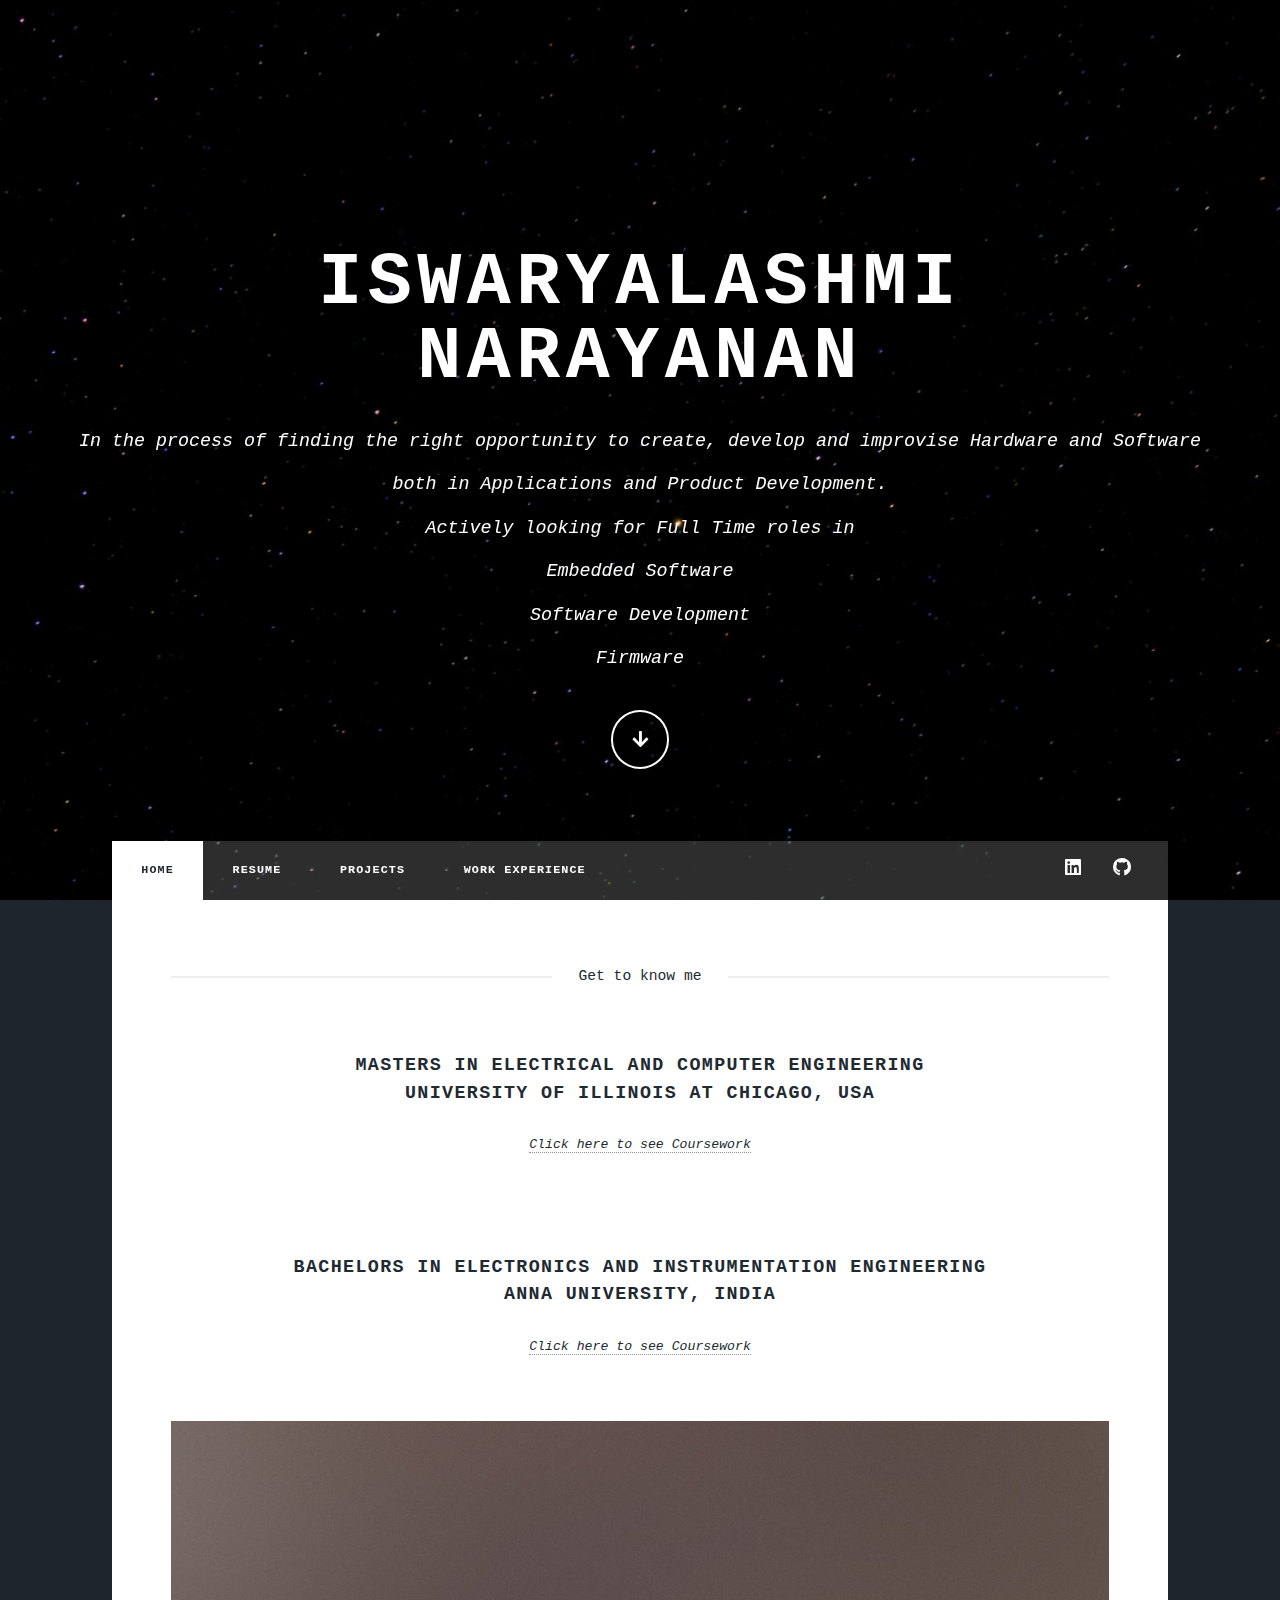
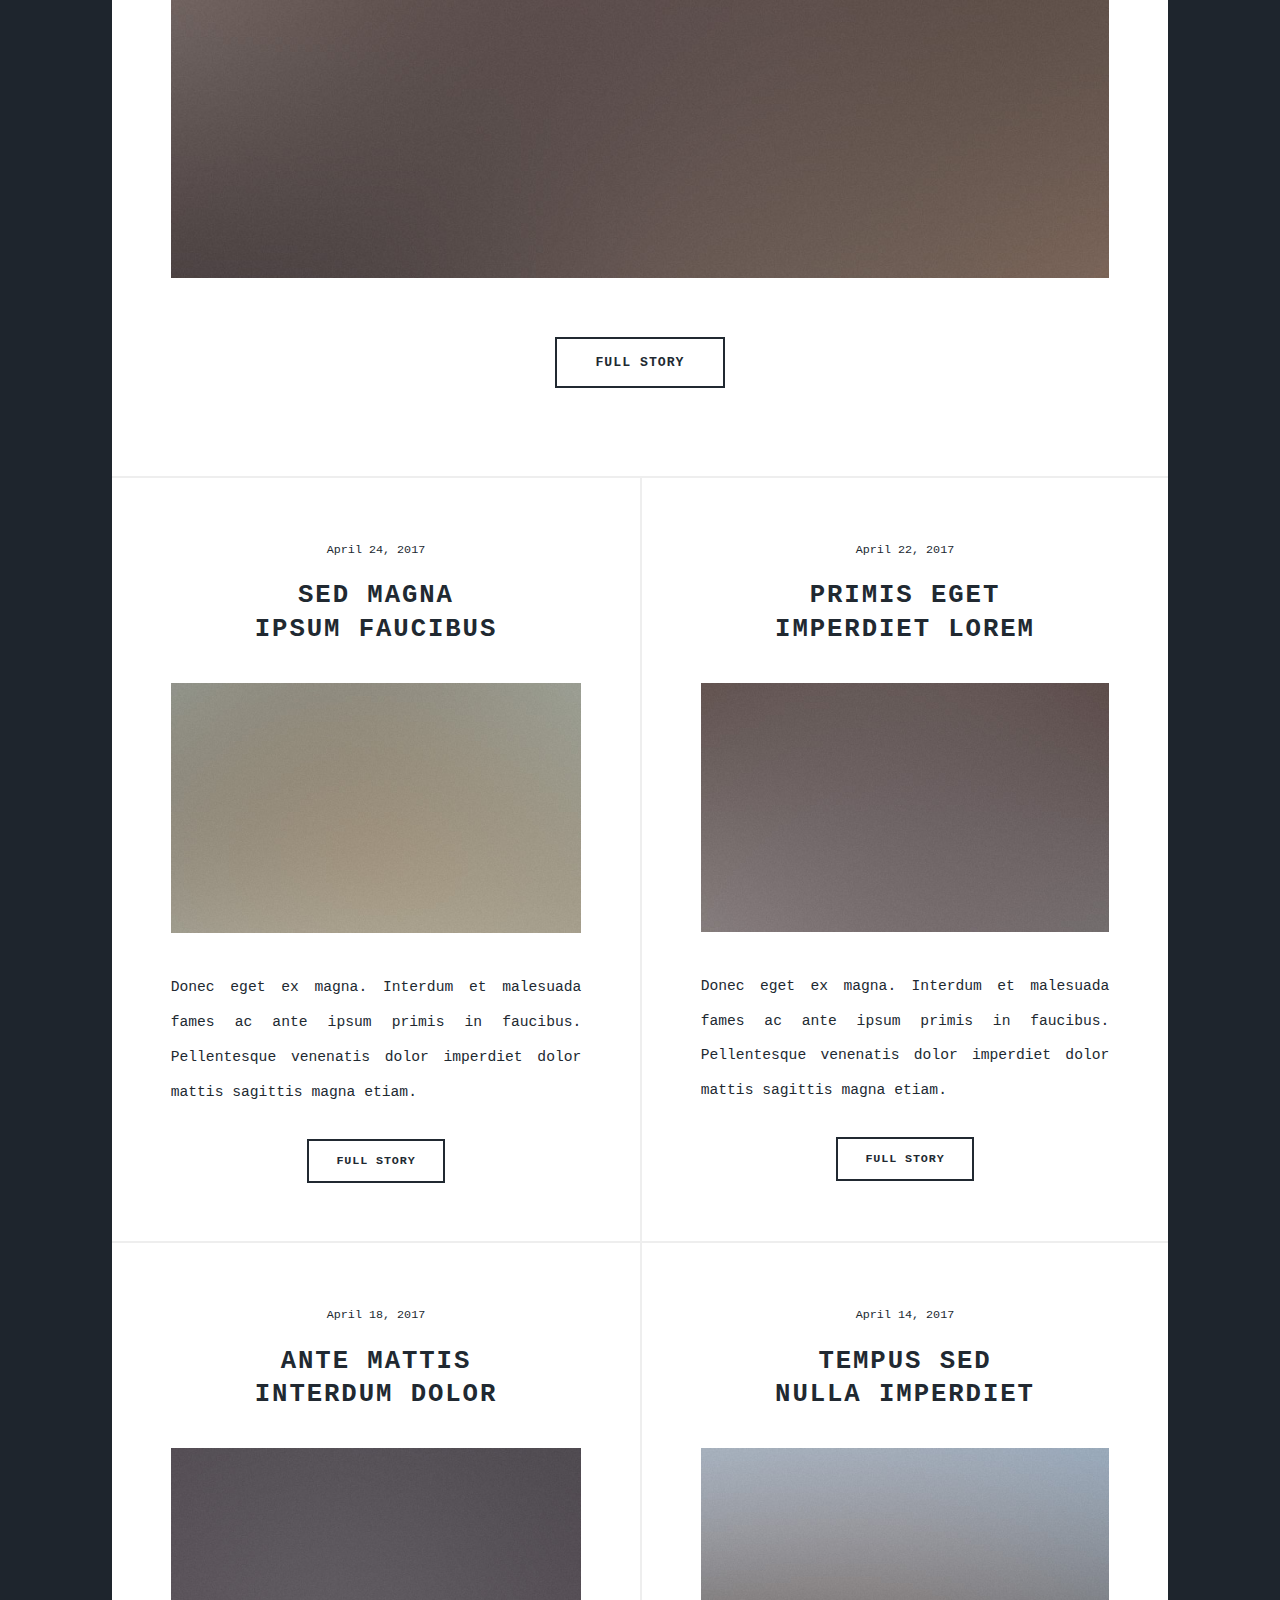
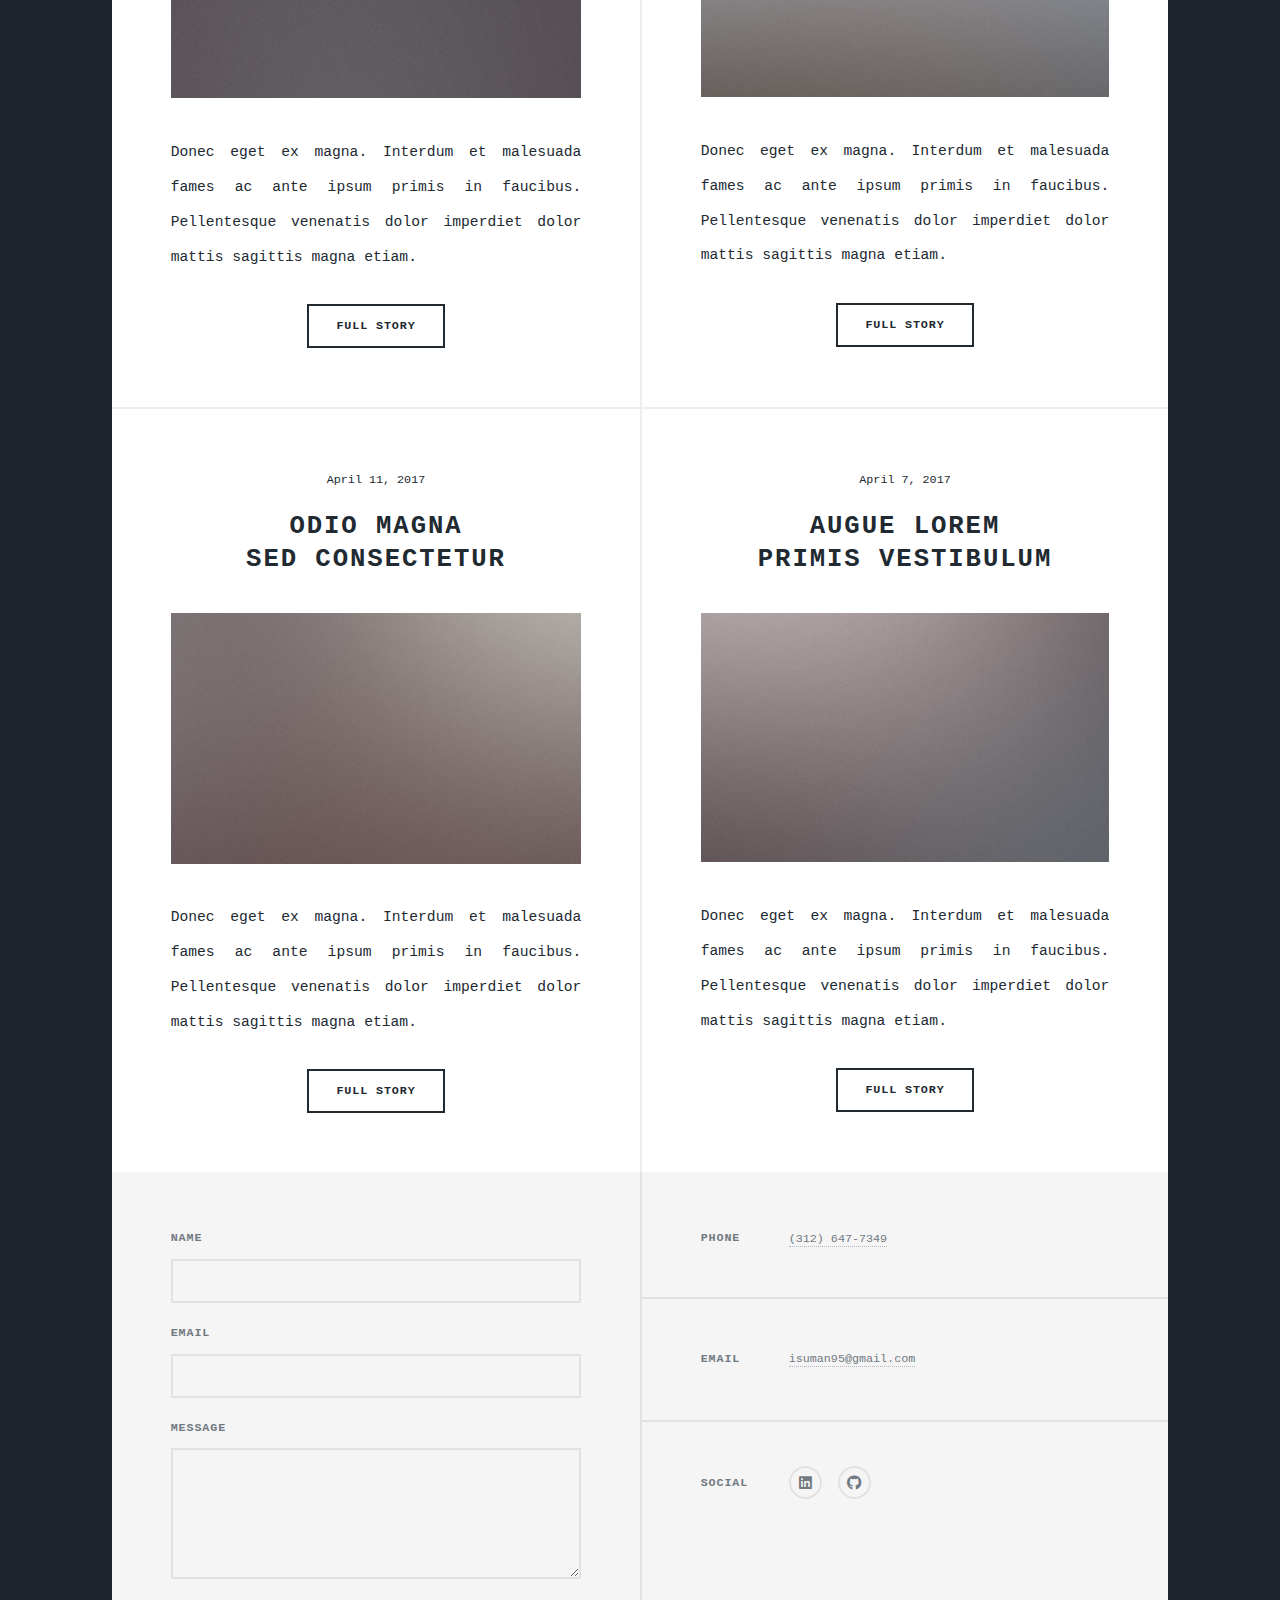
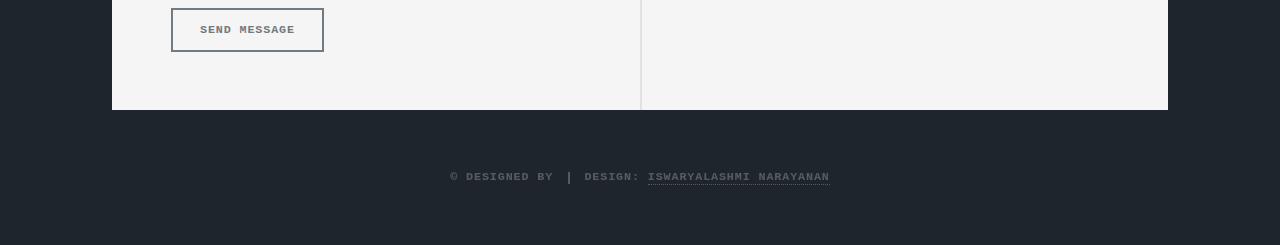
<file: knowledge.html>
<!DOCTYPE HTML>
<!--
	A html page created by Iswaryalashmi Narayanan
-->
<html>
	<head>
		<title>Isu Portfolio</title>
		<meta charset="utf-8" />
		<meta name="viewport" content="width=device-width, initial-scale=1, user-scalable=no" />
		<link rel="stylesheet" href="assets/css/main.css" />
		<noscript><link rel="stylesheet" href="assets/css/noscript.css" /></noscript>
	</head>
	<body class="is-preload">

		<!-- Wrapper -->
			<div id="wrapper" class="fade-in">

				<!-- Intro -->
					<div id="intro">
						<h1>Iswaryalashmi<br />
						Narayanan</h1>
						<p>In the process of finding the right opportunity to create, develop and improvise Hardware and Software both in Applications and Product Development.<br/>
							Actively looking for Full Time roles in <br/>
							Embedded Software <br/> Software Development <br/> Firmware <br />

						<ul class="actions">
							<li><a href="#header" class="button icon solid solo fa-arrow-down scrolly">Continue</a></li>
						</ul>
					</div>

				<!-- Header -->
					<header id="header">
						<a href="index.html" class="logo">Portfolio</a>
					</header>

				<!-- Nav -->
					<nav id="nav">
						<ul class="links">
							<li class="active"><a href="index.html">Home</a></li>
							<li><a href="resume.html">Resume</a></li>
							<li><a href="projects.html">Projects</a></li>
							<li><a href="experience.html">Work Experience<a/></li>
						</ul>
						<ul class="icons">

							<li><a href="https://www.linkedin.com/in/iswaryalashmi-narayanan/" class="icon brands fa-linkedin"><span class="label">Linkedin</span></a></li>
							<li><a href="https://github.com/isunanana" class="icon brands fa-github"><span class="label">GitHub</span></a></li>
						</ul>
					</nav>

				<!-- Main -->
					<div id="main">

						<!-- Featured Post -->
							<article class="post featured">
								<header class="major">
									<span class="date">Get to know me</span>
									<h3><a href= "https://www.uic.edu" target="_blank">Masters in Electrical and Computer Engineering <br />
										University of Illinois at Chicago, USA
										<br/> </a></h3>
										<p><a href="pgcoursework.html"> Click here to see Coursework <a/><p/> <br/>
									<h3><a href= "https://www.annauniv.edu" target="_blank">Bachelors in Electronics and Instrumentation Engineering<br/>
									Anna University, India</a></h3>
									<p> <a href="pgcoursework.html"> Click here to see Coursework <a/><p/>

								</header>
								<a href="#" class="image main"><img src="images/pic01.jpg" alt="" /></a>
								<ul class="actions special">
									<li><a href="#" class="button large">Full Story</a></li>
								</ul>
							</article>

						<!-- Posts -->
							<section class="posts">
								<article>
									<header>
										<span class="date">April 24, 2017</span>
										<h2><a href="#">Sed magna<br />
										ipsum faucibus</a></h2>
									</header>
									<a href="#" class="image fit"><img src="images/pic02.jpg" alt="" /></a>
									<p>Donec eget ex magna. Interdum et malesuada fames ac ante ipsum primis in faucibus. Pellentesque venenatis dolor imperdiet dolor mattis sagittis magna etiam.</p>
									<ul class="actions special">
										<li><a href="#" class="button">Full Story</a></li>
									</ul>
								</article>
								<article>
									<header>
										<span class="date">April 22, 2017</span>
										<h2><a href="#">Primis eget<br />
										imperdiet lorem</a></h2>
									</header>
									<a href="#" class="image fit"><img src="images/pic03.jpg" alt="" /></a>
									<p>Donec eget ex magna. Interdum et malesuada fames ac ante ipsum primis in faucibus. Pellentesque venenatis dolor imperdiet dolor mattis sagittis magna etiam.</p>
									<ul class="actions special">
										<li><a href="#" class="button">Full Story</a></li>
									</ul>
								</article>
								<article>
									<header>
										<span class="date">April 18, 2017</span>
										<h2><a href="#">Ante mattis<br />
										interdum dolor</a></h2>
									</header>
									<a href="#" class="image fit"><img src="images/pic04.jpg" alt="" /></a>
									<p>Donec eget ex magna. Interdum et malesuada fames ac ante ipsum primis in faucibus. Pellentesque venenatis dolor imperdiet dolor mattis sagittis magna etiam.</p>
									<ul class="actions special">
										<li><a href="#" class="button">Full Story</a></li>
									</ul>
								</article>
								<article>
									<header>
										<span class="date">April 14, 2017</span>
										<h2><a href="#">Tempus sed<br />
										nulla imperdiet</a></h2>
									</header>
									<a href="#" class="image fit"><img src="images/pic05.jpg" alt="" /></a>
									<p>Donec eget ex magna. Interdum et malesuada fames ac ante ipsum primis in faucibus. Pellentesque venenatis dolor imperdiet dolor mattis sagittis magna etiam.</p>
									<ul class="actions special">
										<li><a href="#" class="button">Full Story</a></li>
									</ul>
								</article>
								<article>
									<header>
										<span class="date">April 11, 2017</span>
										<h2><a href="#">Odio magna<br />
										sed consectetur</a></h2>
									</header>
									<a href="#" class="image fit"><img src="images/pic06.jpg" alt="" /></a>
									<p>Donec eget ex magna. Interdum et malesuada fames ac ante ipsum primis in faucibus. Pellentesque venenatis dolor imperdiet dolor mattis sagittis magna etiam.</p>
									<ul class="actions special">
										<li><a href="#" class="button">Full Story</a></li>
									</ul>
								</article>
								<article>
									<header>
										<span class="date">April 7, 2017</span>
										<h2><a href="#">Augue lorem<br />
										primis vestibulum</a></h2>
									</header>
									<a href="#" class="image fit"><img src="images/pic07.jpg" alt="" /></a>
									<p>Donec eget ex magna. Interdum et malesuada fames ac ante ipsum primis in faucibus. Pellentesque venenatis dolor imperdiet dolor mattis sagittis magna etiam.</p>
									<ul class="actions special">
										<li><a href="#" class="button">Full Story</a></li>
									</ul>
								</article>
							</section>


					</div>

				<!-- Footer -->
					<footer id="footer">
						<section>
							<form method="post" action="#">
								<div class="fields">
									<div class="field">
										<label for="name">Name</label>
										<input type="text" name="name" id="name" />
									</div>
									<div class="field">
										<label for="email">Email</label>
										<input type="text" name="email" id="email" />
									</div>
									<div class="field">
										<label for="message">Message</label>
										<textarea name="message" id="message" rows="3"></textarea>
									</div>
								</div>
								<ul class="actions">
									<li><input type="submit" value="Send Message" /></li>
								</ul>
							</form>
						</section>
						<section class="split contact">
							<section class="alt">
								<h3>Phone</h3>
								<p><a href="#">(312) 647-7349</a></p>
							</section>
							<section>
								<h3>Email</h3>
								<p><a href="#">isuman95@gmail.com</a></p>
							</section>
							<section>
								<h3>Social</h3>
								<ul class="icons alt">
									<li><a href="https://www.linkedin.com/in/iswaryalashmi-narayanan/" class="icon brands fa-linkedin"><span class="label">Linkedin</span></a></li>
    							<li><a href="https://github.com/isunanana" class="icon brands fa-github"><span class="label">GitHub</span></a></li>
								</ul>
							</section>
						</section>
					</footer>

				<!-- Copyright -->
				<div id="copyright">
					<ul><li>&copy; Designed by </li><li>Design: <a href="#">Iswaryalashmi Narayanan</a></li></ul>
				</div>

			</div>

		<!-- Scripts -->
			<script src="assets/js/jquery.min.js"></script>
			<script src="assets/js/jquery.scrollex.min.js"></script>
			<script src="assets/js/jquery.scrolly.min.js"></script>
			<script src="assets/js/browser.min.js"></script>
			<script src="assets/js/breakpoints.min.js"></script>
			<script src="assets/js/util.js"></script>
			<script src="assets/js/main.js"></script>

	</body>
</html>
</file>
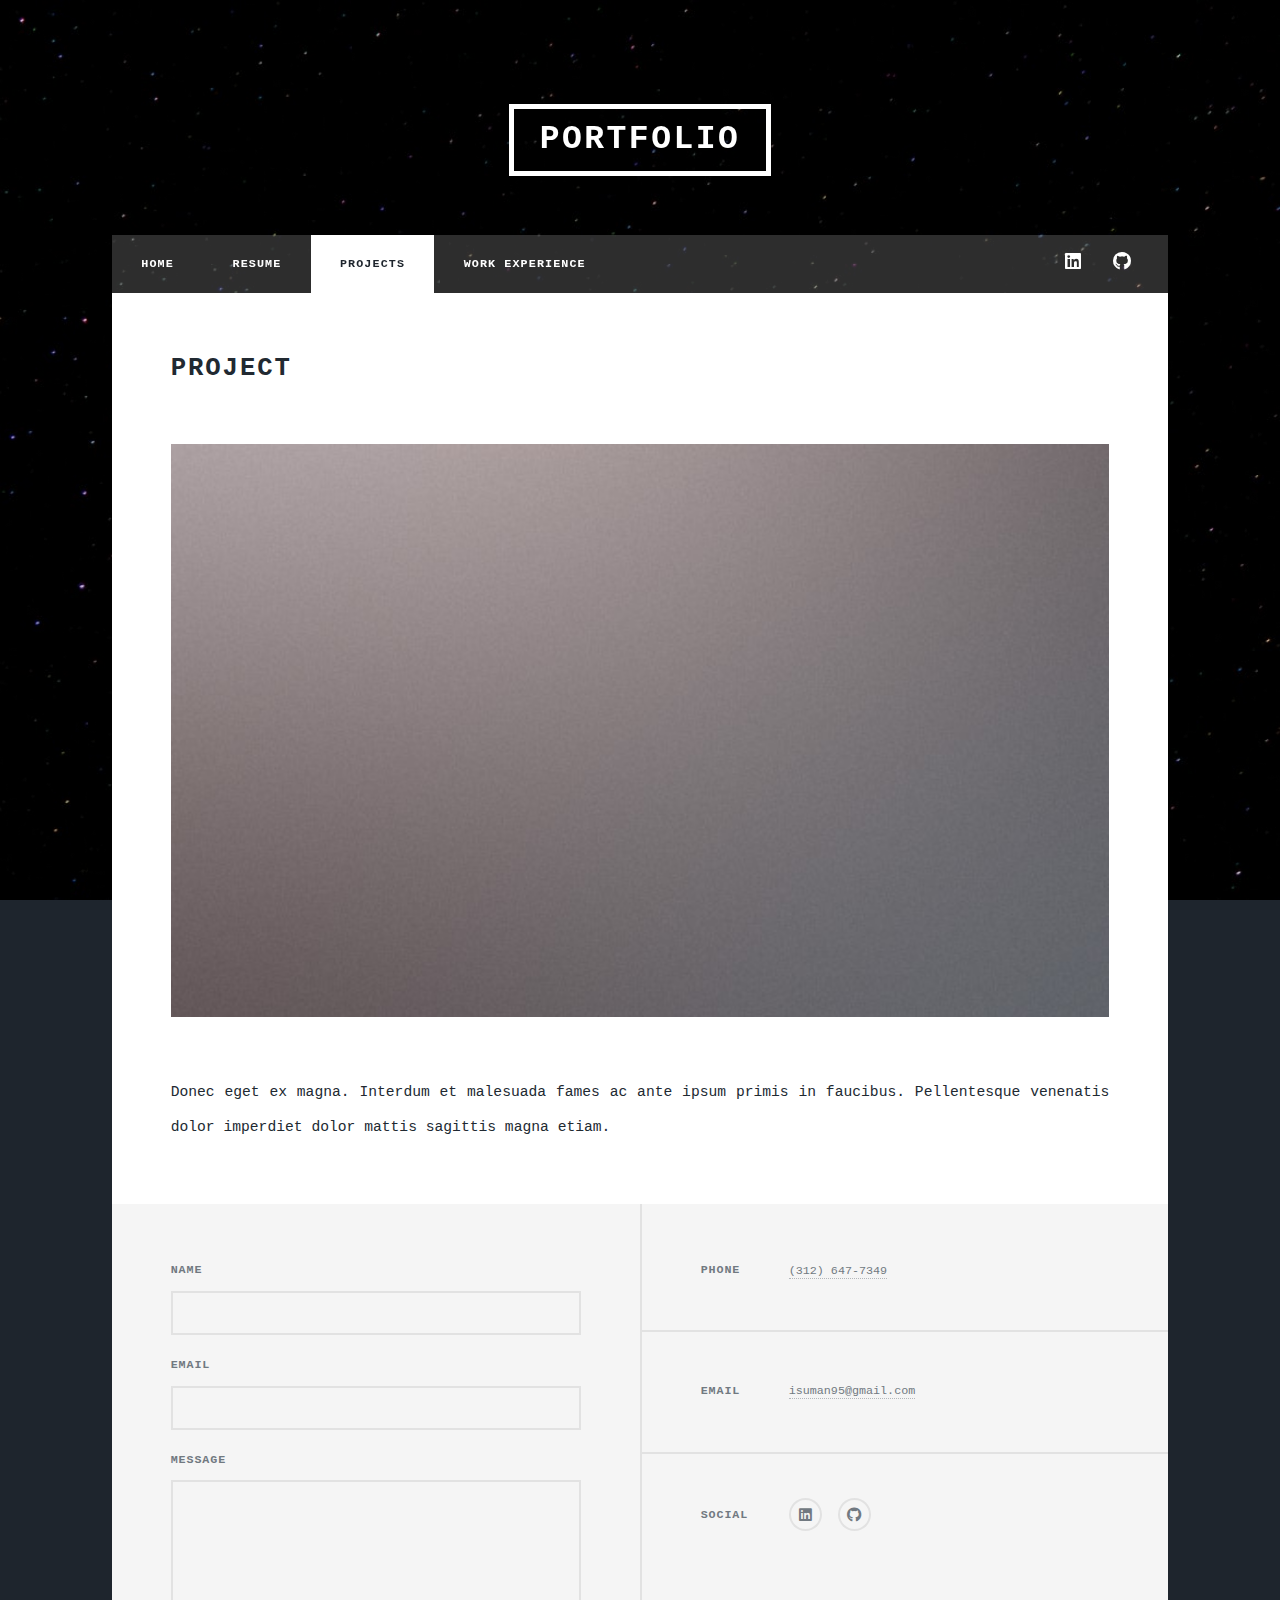
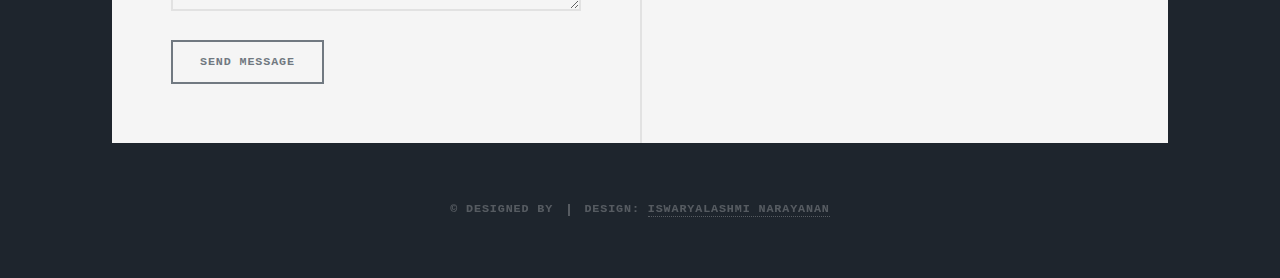
<file: projectexpan.html>
<!DOCTYPE HTML>
<!--
	A html page created by Iswaryalashmi Narayanan
-->
<html>
	<head>
		<title>Isu Portfolio</title>
		<meta charset="utf-8" />
		<meta name="viewport" content="width=device-width, initial-scale=1, user-scalable=no" />
		<link rel="stylesheet" href="assets/css/main.css" />
		<noscript><link rel="stylesheet" href="assets/css/noscript.css" /></noscript>
	</head>
	<body class="is-preload">

		<!-- Wrapper -->
			<div id="wrapper" class="fade-in">

				<!-- Header -->
					<header id="header">
						<a href="index.html" class="logo">Portfolio</a>
					</header>

				<!-- Nav -->
					<nav id="nav">
						<ul class="links">
							<li><a href="index.html">Home</a></li>
							<li><a href="resume.html">Resume</a></li>
							<li class="active"><a href="projects.html">Projects</a></li>
							<li><a href="experience.html">Work Experience<a/></li>
						</ul>
						<ul class="icons">

							<li><a href="https://www.linkedin.com/in/iswaryalashmi-narayanan/" class="icon brands fa-linkedin"><span class="label">Linkedin</span></a></li>
							<li><a href="https://github.com/isunanana" class="icon brands fa-github"><span class="label">GitHub</span></a></li>
						</ul>
					</nav>

				<!-- Main -->
					<div id="main">

						<!-- Posts -->
							<section>
                <article>
									<header>
										<h2><a href="#">Project <br />
										</a></h2>
									</header>
									<a href="#" class="image main"><img src="images/pic07.jpg" alt="" /></a>
									<p>Donec eget ex magna. Interdum et malesuada fames ac ante ipsum primis in faucibus. Pellentesque venenatis dolor imperdiet dolor mattis sagittis magna etiam.</p>

							</section>



					</div>

				<!-- Footer -->
					<footer id="footer">
						<section>
							<form method="post" action="#">
								<div class="fields">
									<div class="field">
										<label for="name">Name</label>
										<input type="text" name="name" id="name" />
									</div>
									<div class="field">
										<label for="email">Email</label>
										<input type="text" name="email" id="email" />
									</div>
									<div class="field">
										<label for="message">Message</label>
										<textarea name="message" id="message" rows="3"></textarea>
									</div>
								</div>
								<ul class="actions">
									<li><input type="submit" value="Send Message" /></li>
								</ul>
							</form>
						</section>
						<section class="split contact">
							<section class="alt">
								<h3>Phone</h3>
								<p><a href="#">(312) 647-7349</a></p>
							</section>
							<section>
								<h3>Email</h3>
								<p><a href="#">isuman95@gmail.com</a></p>
							</section>
							<section>
								<h3>Social</h3>
								<ul class="icons alt">
									<li><a href="https://www.linkedin.com/in/iswaryalashmi-narayanan/" class="icon brands fa-linkedin"><span class="label">Linkedin</span></a></li>
    							<li><a href="https://github.com/isunanana" class="icon brands fa-github"><span class="label">GitHub</span></a></li>
								</ul>
							</section>
						</section>
					</footer>

				<!-- Copyright -->
				<div id="copyright">
					<ul><li>&copy; Designed by </li><li>Design: <a href="index.html">Iswaryalashmi Narayanan</a></li></ul>
				</div>

			</div>

		<!-- Scripts -->
			<script src="assets/js/jquery.min.js"></script>
			<script src="assets/js/jquery.scrollex.min.js"></script>
			<script src="assets/js/jquery.scrolly.min.js"></script>
			<script src="assets/js/browser.min.js"></script>
			<script src="assets/js/breakpoints.min.js"></script>
			<script src="assets/js/util.js"></script>
			<script src="assets/js/main.js"></script>

	</body>
</html>
</file>
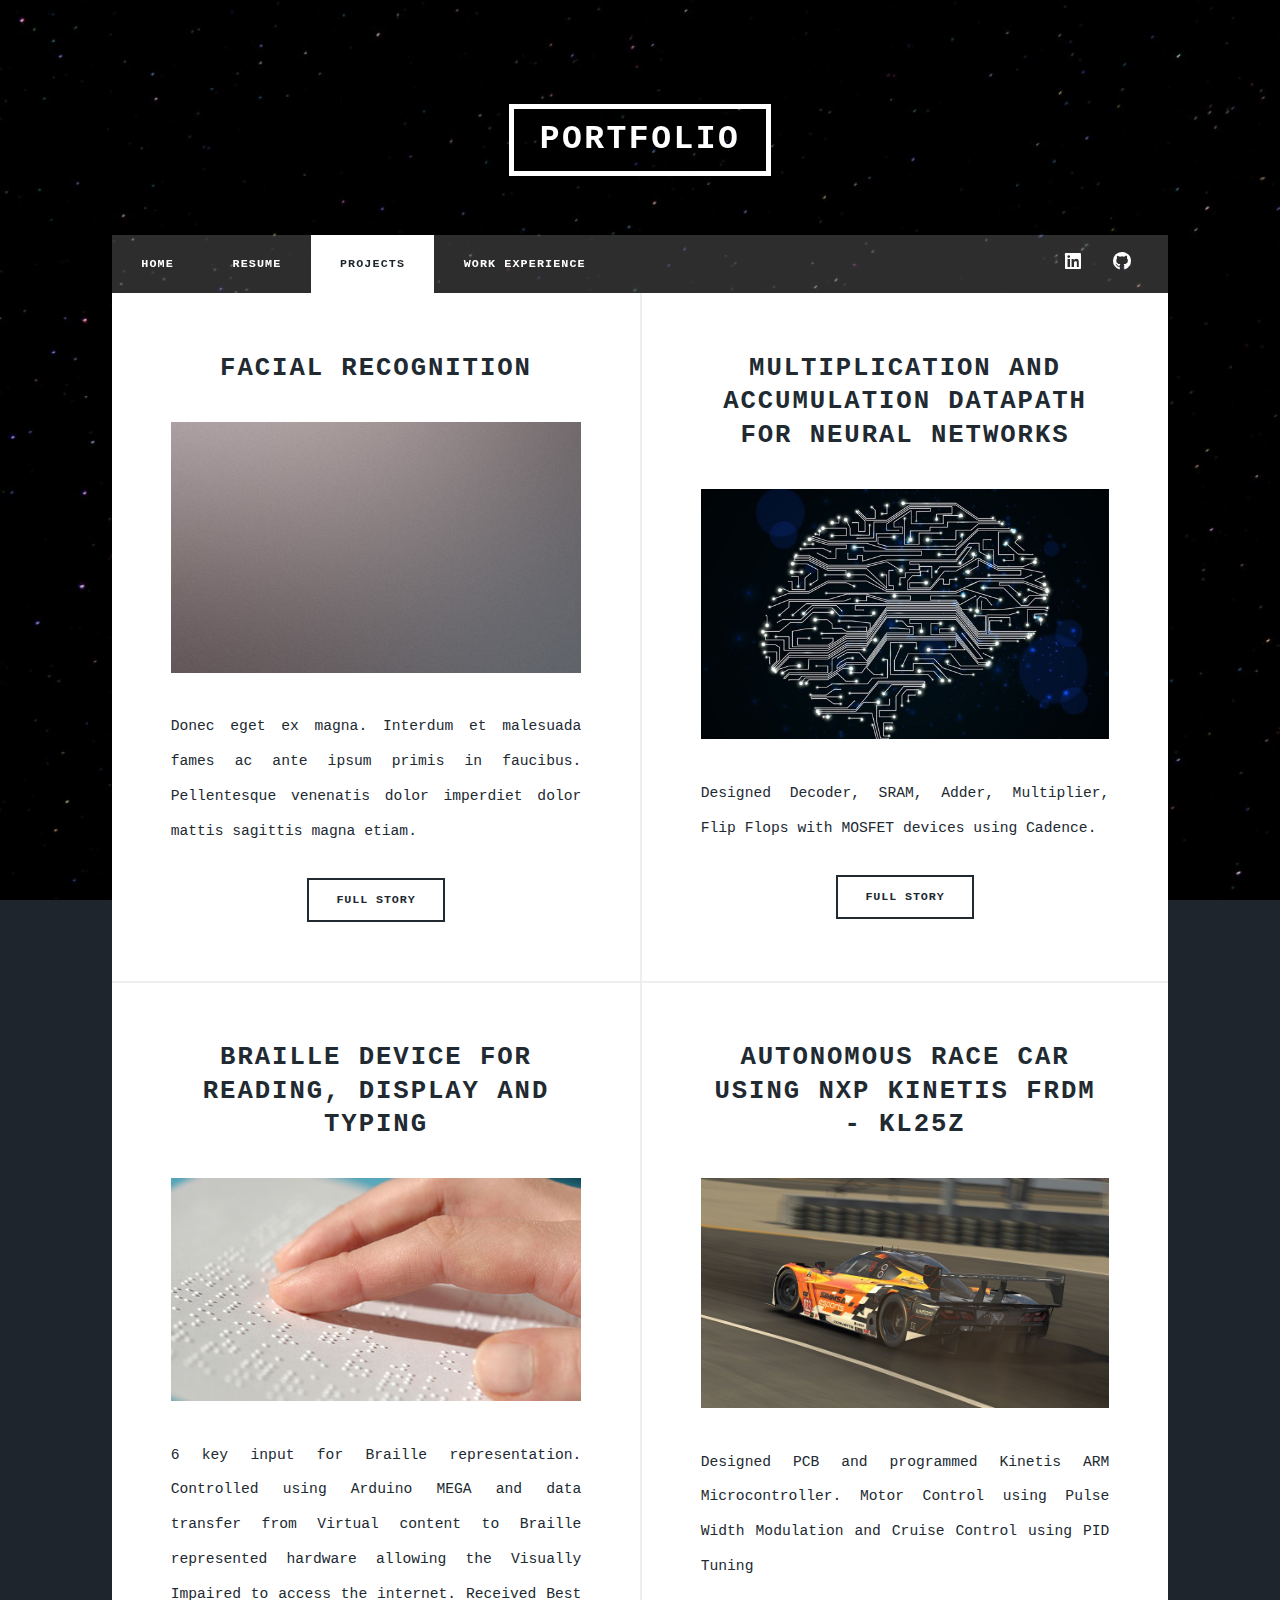
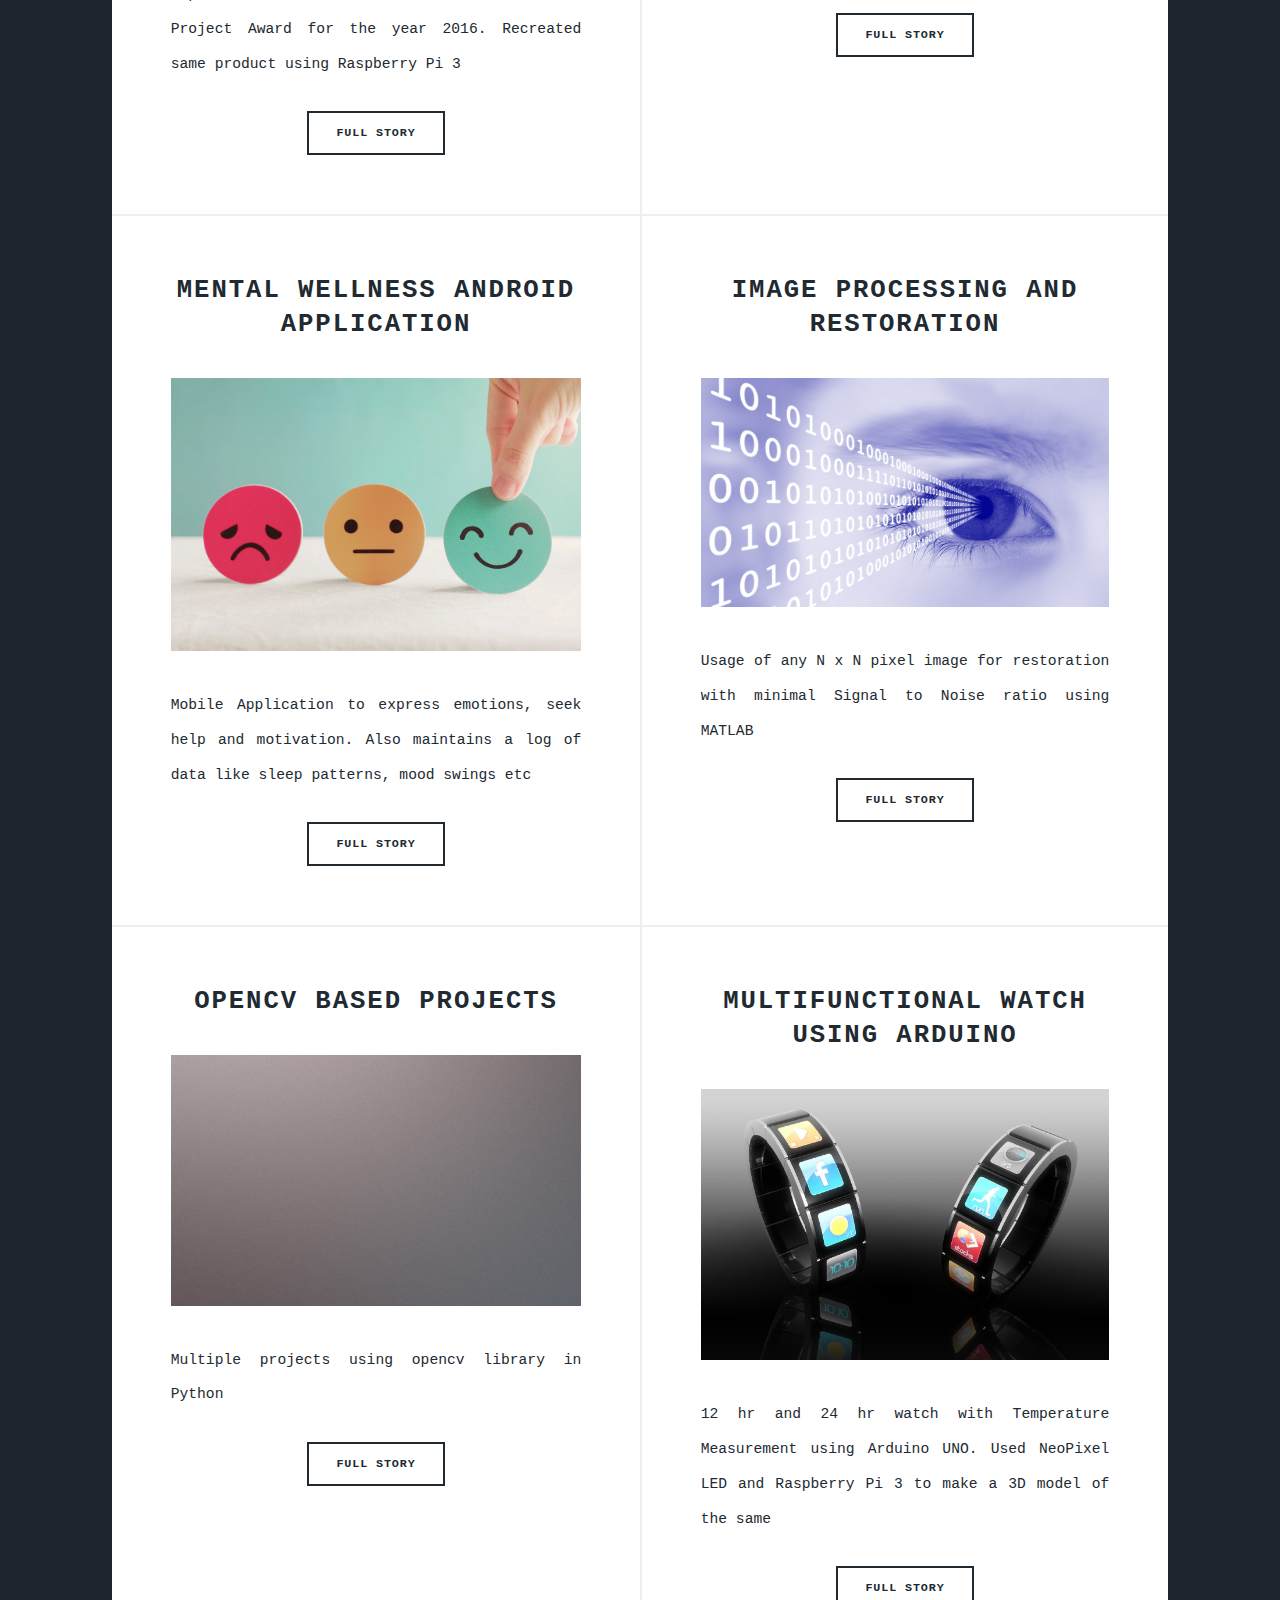
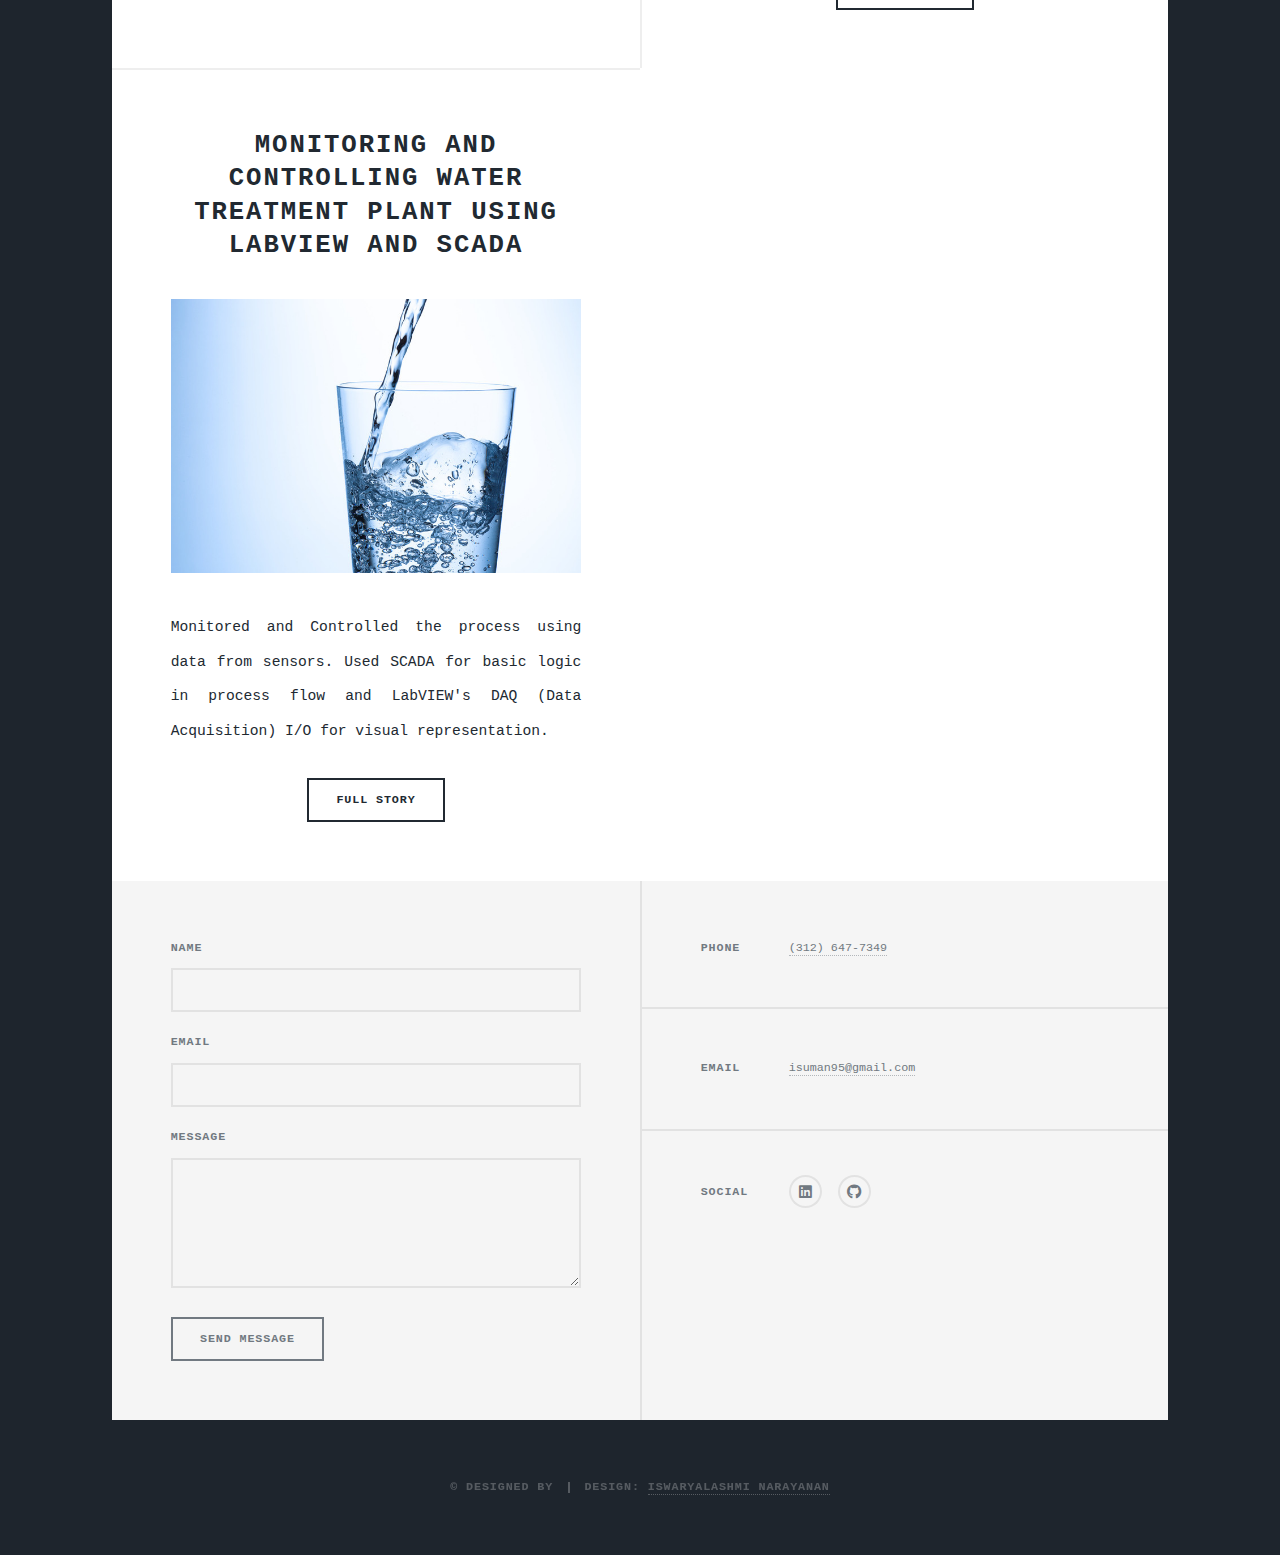
<file: projects.html>
<!DOCTYPE HTML>
<!--
	A html page created by Iswaryalashmi Narayanan
-->
<html>
	<head>
		<title>Isu Portfolio</title>
		<meta charset="utf-8" />
		<meta name="viewport" content="width=device-width, initial-scale=1, user-scalable=no" />
		<link rel="stylesheet" href="assets/css/main.css" />
		<noscript><link rel="stylesheet" href="assets/css/noscript.css" /></noscript>
	</head>
	<body class="is-preload">

		<!-- Wrapper -->
			<div id="wrapper" class="fade-in">

				<!-- Header -->
					<header id="header">
						<a href="index.html" class="logo">Portfolio</a>
					</header>

				<!-- Nav -->
					<nav id="nav">
						<ul class="links">
							<li><a href="index.html">Home</a></li>
							<li><a href="resume.html">Resume</a></li>
							<li class="active"><a href="projects.html">Projects</a></li>
							<li><a href="experience.html">Work Experience<a/></li>
						</ul>
						<ul class="icons">

							<li><a href="https://www.linkedin.com/in/iswaryalashmi-narayanan/" class="icon brands fa-linkedin"><span class="label">Linkedin</span></a></li>
							<li><a href="https://github.com/isunanana" class="icon brands fa-github"><span class="label">GitHub</span></a></li>
						</ul>
					</nav>

				<!-- Main -->
					<div id="main">

						<!-- Posts -->
							<section class="posts">
                <article>
									<header>
										<h2><a href="#">Facial Recognition <br />
										</a></h2>
									</header>
									<a href="#" class="image fit"><img src="images/pic07.jpg" alt="" /></a>
									<p>Donec eget ex magna. Interdum et malesuada fames ac ante ipsum primis in faucibus. Pellentesque venenatis dolor imperdiet dolor mattis sagittis magna etiam.</p>
									<ul class="actions special">
										<li><a href="projectexpan.html" class="button">Full Story</a></li>
									</ul>
								</article>
								<article>
									<header>
										<h2><a href="#">Multiplication and Accumulation Datapath for Neural Networks<br />
										</a></h2>
									</header>
									<a href="#" class="image fit"><img src="images/neural.jpg" alt="" /></a>
									<p>Designed Decoder, SRAM, Adder, Multiplier, Flip Flops with MOSFET devices using Cadence.</p>
									<ul class="actions special">
										<li><a href="#" class="button">Full Story</a></li>
									</ul>
								</article>
								<article>
									<header>
										<h2><a href="#">Braille Device for Reading, Display and Typing<br />
										</a></h2>
									</header>
									<a href="#" class="image fit"><img src="images/braille.jpg" alt="" /></a>
									<p>6 key input for Braille representation. Controlled using Arduino MEGA and data transfer from Virtual content to Braille represented hardware allowing the Visually Impaired to access the internet. Received Best Project Award for the year 2016. Recreated same product using Raspberry Pi 3</p>
									<ul class="actions special">
										<li><a href="#" class="button">Full Story</a></li>
									</ul>
								</article>
								<article>
									<header>
										<h2><a href="#">Autonomous Race Car using NXP Kinetis FRDM - KL25Z<br />
										</a></h2>
									</header>
									<a href="#" class="image fit"><img src="images/racecar.jpg" alt="" /></a>
									<p>Designed PCB and programmed Kinetis ARM Microcontroller. Motor Control using Pulse Width Modulation and Cruise Control using PID Tuning</p>
									<ul class="actions special">
										<li><a href="#" class="button">Full Story</a></li>
									</ul>
								</article>
								<article>
									<header>
										<h2><a href="#">Mental Wellness Android Application<br />
										</a></h2>
									</header>
									<a href="#" class="image fit"><img src="images/mental.jpg" alt="" /></a>
									<p>Mobile Application to express emotions, seek help and motivation. Also maintains a log of data like sleep patterns, mood swings etc</p>
									<ul class="actions special">
										<li><a href="#" class="button">Full Story</a></li>
									</ul>
								</article>
								<article>
									<header>
										<h2><a href="#">Image Processing and Restoration<br />
										</a></h2>
									</header>
									<a href="#" class="image fit"><img src="images/dip.jpg" alt="" /></a>
									<p>Usage of any N x N pixel image for restoration with minimal Signal to Noise ratio using MATLAB</p>
									<ul class="actions special">
										<li><a href="#" class="button">Full Story</a></li>
									</ul>
								</article>
								<article>
									<header>
										<h2><a href="#">OpenCV based projects <br />
										</a></h2>
									</header>
									<a href="#" class="image fit"><img src="images/pic07.jpg" alt="" /></a>
									<p>Multiple projects using opencv library in Python</p>
									<ul class="actions special">
										<li><a href="projectexpan.html" class="button">Full Story</a></li>
									</ul>
								</article>
								<article>
									<header>
										<h2><a href="#">Multifunctional watch using Arduino<br />
										</a></h2>
									</header>
									<a href="#" class="image fit"><img src="images/watch.jpg" alt="" /></a>
									<p>12 hr and 24 hr watch with Temperature Measurement using Arduino UNO. Used NeoPixel LED and Raspberry Pi 3 to make a 3D model of the same</p>
									<ul class="actions special">
										<li><a href="#" class="button">Full Story</a></li>
									</ul>
								</article>
                <article>
									<header>
										<h2><a href="#">Monitoring and Controlling Water Treatment Plant using LabVIEW and SCADA<br />
										</a></h2>
									</header>
									<a href="#" class="image fit"><img src="images/water.jpg" alt="" /></a>
									<p>Monitored and Controlled the process using data from sensors. Used SCADA for basic logic in process flow and LabVIEW's DAQ (Data Acquisition) I/O for visual representation.</p>
									<ul class="actions special">
										<li><a href="#" class="button">Full Story</a></li>
									</ul>
								</article>
							</section>



					</div>

				<!-- Footer -->
					<footer id="footer">
						<section>
							<form method="post" action="#">
								<div class="fields">
									<div class="field">
										<label for="name">Name</label>
										<input type="text" name="name" id="name" />
									</div>
									<div class="field">
										<label for="email">Email</label>
										<input type="text" name="email" id="email" />
									</div>
									<div class="field">
										<label for="message">Message</label>
										<textarea name="message" id="message" rows="3"></textarea>
									</div>
								</div>
								<ul class="actions">
									<li><input type="submit" value="Send Message" /></li>
								</ul>
							</form>
						</section>
						<section class="split contact">
							<section class="alt">
								<h3>Phone</h3>
								<p><a href="#">(312) 647-7349</a></p>
							</section>
							<section>
								<h3>Email</h3>
								<p><a href="#">isuman95@gmail.com</a></p>
							</section>
							<section>
								<h3>Social</h3>
								<ul class="icons alt">
									<li><a href="https://www.linkedin.com/in/iswaryalashmi-narayanan/" class="icon brands fa-linkedin"><span class="label">Linkedin</span></a></li>
    							<li><a href="https://github.com/isunanana" class="icon brands fa-github"><span class="label">GitHub</span></a></li>
								</ul>
							</section>
						</section>
					</footer>

				<!-- Copyright -->
				<div id="copyright">
					<ul><li>&copy; Designed by </li><li>Design: <a href="index.html">Iswaryalashmi Narayanan</a></li></ul>
				</div>

			</div>

		<!-- Scripts -->
			<script src="assets/js/jquery.min.js"></script>
			<script src="assets/js/jquery.scrollex.min.js"></script>
			<script src="assets/js/jquery.scrolly.min.js"></script>
			<script src="assets/js/browser.min.js"></script>
			<script src="assets/js/breakpoints.min.js"></script>
			<script src="assets/js/util.js"></script>
			<script src="assets/js/main.js"></script>

	</body>
</html>
</file>
<file: assets/css/main.css>
@import url(fontawesome-all.min.css);
@import url("https://fonts.googleapis.com/css?family=Merriweather:300,700,300italic,700italic|Source+Sans+Pro:900");

/*
	Developed by Iswaryalashmi Narayanan
*/

html, body, div, span, applet, object,
iframe, h1, h2, h3, h4, h5, h6, p, blockquote,
pre, a, abbr, acronym, address, big, cite,
code, del, dfn, em, img, ins, kbd, q, s, samp,
small, strike, strong, sub, sup, tt, var, b,
u, i, center, dl, dt, dd, ol, ul, li, fieldset,
form, label, legend, table, caption, tbody,
tfoot, thead, tr, th, td, article, aside,
canvas, details, embed, figure, figcaption,
footer, header, hgroup, menu, nav, output, ruby,
section, summary, time, mark, audio, video {
	margin: 0;
	padding: 0;
	border: 0;
	font-size: 100%;
	font: inherit;
	vertical-align: baseline;}

article, aside, details, figcaption, figure,
footer, header, hgroup, menu, nav, section {
	display: block;}

body {
	line-height: 1;
}

ol, ul {
	list-style: none;
}

blockquote, q {
	quotes: none;
}

	blockquote:before, blockquote:after, q:before, q:after {
		content: '';
		content: none;
	}

table {
	border-collapse: collapse;
	border-spacing: 0;
}

body {
	-webkit-text-size-adjust: none;
}

mark {
	background-color: transparent;
	color: inherit;
}

input::-moz-focus-inner {
	border: 0;
	padding: 0;
}

input, select, textarea {
	-moz-appearance: none;
	-webkit-appearance: none;
	-ms-appearance: none;
	appearance: none;
}

/* Basic */

	@-ms-viewport {
		width: device-width;
	}

	body {
		-ms-overflow-style: scrollbar;
	}

	@media screen and (max-width: 480px) {

		html, body {
			min-width: 320px;
		}

	}

	html {
		box-sizing: border-box;
	}

	*, *:before, *:after {
		box-sizing: inherit;
	}

	body {
		background-color: #1e252d;
	}

		body.is-preload *, body.is-preload *:before, body.is-preload *:after {
			-moz-animation: none !important;
			-webkit-animation: none !important;
			-ms-animation: none !important;
			animation: none !important;
			-moz-transition: none !important;
			-webkit-transition: none !important;
			-ms-transition: none !important;
			transition: none !important;
		}

/* Type */

	html {
		font-size: 16pt;
	}

		@media screen and (max-width: 1680px) {

			html {
				font-size: 12pt;
			}

		}

		@media screen and (max-width: 1280px) {

			html {
				font-size: 11pt;
			}

		}

		@media screen and (max-width: 360px) {

			html {
				font-size: 10pt;
			}

		}

	body {
		color: #212931;
	}

	body, input, select, textarea {
		font-family: "Fira Code", monospace;
		font-weight: 300;
		font-size: 1rem;
		line-height: 2.375;
	}

	a {
		-moz-transition: color 0.2s ease-in-out, background-color 0.2s ease-in-out, border-color 0.2s ease-in-out, box-shadow 0.2s ease-in-out;
		-webkit-transition: color 0.2s ease-in-out, background-color 0.2s ease-in-out, border-color 0.2s ease-in-out, box-shadow 0.2s ease-in-out;
		-ms-transition: color 0.2s ease-in-out, background-color 0.2s ease-in-out, border-color 0.2s ease-in-out, box-shadow 0.2s ease-in-out;
		transition: color 0.2s ease-in-out, background-color 0.2s ease-in-out, border-color 0.2s ease-in-out, box-shadow 0.2s ease-in-out;
		border-bottom: dotted 1px;
		text-decoration: none;
	}

		a:hover {
			border-bottom-color: transparent;
		}

	strong, b {
		font-weight: 600;
	}

	em, i {
		font-style: regular;
	}

	p {
		text-align: justify;
		margin: 0 0 2rem 0;
	}

	h1, h2, h3, h4, h5, h6 {
		font-family: "Fira Code", monospace;
		font-weight: 900;
		line-height: 1.5;
		letter-spacing: 0.075em;
		text-transform: uppercase;
		margin: 0 0 1rem 0;
	}

		h1 a, h2 a, h3 a, h4 a, h5 a, h6 a {
			border-bottom: 0;
			color: inherit;
			text-decoration: none;
		}

	h1 {
		font-size: 4rem;
		line-height: 1.1;
		margin: 0 0 2rem 0;
	}

	h2 {
		font-size: 1.75rem;
		line-height: 1.3;
		margin: 0 0 1.5rem 0;
	}

	h3 {
		font-size: 1.25rem;
		margin: 0 0 1.5rem 0;
	}

	h4 {
		font-size: 1rem;
	}

	h5 {
		font-size: 0.9rem;
	}

	h6 {
		font-size: 0.8rem;
	}

	sub {
		font-size: 0.8rem;
		position: relative;
		top: 0.5rem;
	}

	sup {
		font-size: 0.8rem;
		position: relative;
		top: -0.5rem;
	}

	blockquote {
		border-left: solid 4px;
		font-style: italic;
		margin: 0 0 2rem 0;
		padding: 0.5rem 0 0.5rem 2rem;
	}

	code {
		border: solid 2px;
		font-family: "Fira Code", monospace;
		font-size: 0.9rem;
		margin: 0 0.25rem;
		padding: 0.25rem 0.65rem;
	}

	pre {
		-webkit-overflow-scrolling: touch;
		font-family: "Fira Code", monospace;
		font-size: 0.9rem;
		margin: 0 0 2rem 0;
	}

		pre code {
			display: block;
			line-height: 1.75;
			padding: 1rem 1.5rem;
			overflow-x: auto;
		}

	hr {
		border: 0;
		border-bottom: solid 2px;
		margin: 3rem 0;
	}

		hr.major {
			margin: 5rem 0;
		}

	.align-left {
		text-align: left;
	}

	.align-center {
		text-align: center;
	}

	.align-right {
		text-align: right;
	}

	input, select, textarea {
		color: #212931;
	}

	a {
		color: #212931;
		border-bottom-color: rgba(33, 41, 49, 0.5);
	}

		a:hover {
			border-bottom-color: transparent;
			color: #2eb84e !important;
		}

	strong, b {
		color: #212931;
	}

	h1, h2, h3, h4, h5, h6 {
		color: #212931;
	}

	blockquote {
		border-left-color: #eeeeee;
	}

	code {
		background: rgba(220, 220, 220, 0.25);
		border-color: #eeeeee;
	}

	hr {
		border-bottom-color: #eeeeee;
	}

/* Row */

	.row {
		display: flex;
		flex-wrap: wrap;
		box-sizing: border-box;
		align-items: stretch;
	}

		.row > * {
			box-sizing: border-box;
		}

		.row.gtr-uniform > * > :last-child {
			margin-bottom: 0;
		}

		.row.aln-left {
			justify-content: flex-start;
		}

		.row.aln-center {
			justify-content: center;
		}

		.row.aln-right {
			justify-content: flex-end;
		}

		.row.aln-top {
			align-items: flex-start;
		}

		.row.aln-middle {
			align-items: center;
		}

		.row.aln-bottom {
			align-items: flex-end;
		}

		.row > .imp {
			order: -1;
		}

		.row > .col-1 {
			width: 8.33333%;
		}

		.row > .off-1 {
			margin-left: 8.33333%;
		}

		.row > .col-2 {
			width: 16.66667%;
		}

		.row > .off-2 {
			margin-left: 16.66667%;
		}

		.row > .col-3 {
			width: 25%;
		}

		.row > .off-3 {
			margin-left: 25%;
		}

		.row > .col-4 {
			width: 33.33333%;
		}

		.row > .off-4 {
			margin-left: 33.33333%;
		}

		.row > .col-5 {
			width: 41.66667%;
		}

		.row > .off-5 {
			margin-left: 41.66667%;
		}

		.row > .col-6 {
			width: 50%;
		}

		.row > .off-6 {
			margin-left: 50%;
		}

		.row > .col-7 {
			width: 58.33333%;
		}

		.row > .off-7 {
			margin-left: 58.33333%;
		}

		.row > .col-8 {
			width: 66.66667%;
		}

		.row > .off-8 {
			margin-left: 66.66667%;
		}

		.row > .col-9 {
			width: 75%;
		}

		.row > .off-9 {
			margin-left: 75%;
		}

		.row > .col-10 {
			width: 83.33333%;
		}

		.row > .off-10 {
			margin-left: 83.33333%;
		}

		.row > .col-11 {
			width: 91.66667%;
		}

		.row > .off-11 {
			margin-left: 91.66667%;
		}

		.row > .col-12 {
			width: 100%;
		}

		.row > .off-12 {
			margin-left: 100%;
		}

		.row.gtr-0 {
			margin-top: 0;
			margin-left: 0rem;
		}

			.row.gtr-0 > * {
				padding: 0 0 0 0rem;
			}

			.row.gtr-0.gtr-uniform {
				margin-top: 0rem;
			}

				.row.gtr-0.gtr-uniform > * {
					padding-top: 0rem;
				}

		.row.gtr-25 {
			margin-top: 0;
			margin-left: -0.375rem;
		}

			.row.gtr-25 > * {
				padding: 0 0 0 0.375rem;
			}

			.row.gtr-25.gtr-uniform {
				margin-top: -0.375rem;
			}

				.row.gtr-25.gtr-uniform > * {
					padding-top: 0.375rem;
				}

		.row.gtr-50 {
			margin-top: 0;
			margin-left: -0.75rem;
		}

			.row.gtr-50 > * {
				padding: 0 0 0 0.75rem;
			}

			.row.gtr-50.gtr-uniform {
				margin-top: -0.75rem;
			}

				.row.gtr-50.gtr-uniform > * {
					padding-top: 0.75rem;
				}

		.row {
			margin-top: 0;
			margin-left: -1.5rem;
		}

			.row > * {
				padding: 0 0 0 1.5rem;
			}

			.row.gtr-uniform {
				margin-top: -1.5rem;
			}

				.row.gtr-uniform > * {
					padding-top: 1.5rem;
				}

		.row.gtr-150 {
			margin-top: 0;
			margin-left: -2.25rem;
		}

			.row.gtr-150 > * {
				padding: 0 0 0 2.25rem;
			}

			.row.gtr-150.gtr-uniform {
				margin-top: -2.25rem;
			}

				.row.gtr-150.gtr-uniform > * {
					padding-top: 2.25rem;
				}

		.row.gtr-200 {
			margin-top: 0;
			margin-left: -3rem;
		}

			.row.gtr-200 > * {
				padding: 0 0 0 3rem;
			}

			.row.gtr-200.gtr-uniform {
				margin-top: -3rem;
			}

				.row.gtr-200.gtr-uniform > * {
					padding-top: 3rem;
				}

		@media screen and (max-width: 1680px) {

			.row {
				display: flex;
				flex-wrap: wrap;
				box-sizing: border-box;
				align-items: stretch;
			}

				.row > * {
					box-sizing: border-box;
				}

				.row.gtr-uniform > * > :last-child {
					margin-bottom: 0;
				}

				.row.aln-left {
					justify-content: flex-start;
				}

				.row.aln-center {
					justify-content: center;
				}

				.row.aln-right {
					justify-content: flex-end;
				}

				.row.aln-top {
					align-items: flex-start;
				}

				.row.aln-middle {
					align-items: center;
				}

				.row.aln-bottom {
					align-items: flex-end;
				}

				.row > .imp-xlarge {
					order: -1;
				}

				.row > .col-1-xlarge {
					width: 8.33333%;
				}

				.row > .off-1-xlarge {
					margin-left: 8.33333%;
				}

				.row > .col-2-xlarge {
					width: 16.66667%;
				}

				.row > .off-2-xlarge {
					margin-left: 16.66667%;
				}

				.row > .col-3-xlarge {
					width: 25%;
				}

				.row > .off-3-xlarge {
					margin-left: 25%;
				}

				.row > .col-4-xlarge {
					width: 33.33333%;
				}

				.row > .off-4-xlarge {
					margin-left: 33.33333%;
				}

				.row > .col-5-xlarge {
					width: 41.66667%;
				}

				.row > .off-5-xlarge {
					margin-left: 41.66667%;
				}

				.row > .col-6-xlarge {
					width: 50%;
				}

				.row > .off-6-xlarge {
					margin-left: 50%;
				}

				.row > .col-7-xlarge {
					width: 58.33333%;
				}

				.row > .off-7-xlarge {
					margin-left: 58.33333%;
				}

				.row > .col-8-xlarge {
					width: 66.66667%;
				}

				.row > .off-8-xlarge {
					margin-left: 66.66667%;
				}

				.row > .col-9-xlarge {
					width: 75%;
				}

				.row > .off-9-xlarge {
					margin-left: 75%;
				}

				.row > .col-10-xlarge {
					width: 83.33333%;
				}

				.row > .off-10-xlarge {
					margin-left: 83.33333%;
				}

				.row > .col-11-xlarge {
					width: 91.66667%;
				}

				.row > .off-11-xlarge {
					margin-left: 91.66667%;
				}

				.row > .col-12-xlarge {
					width: 100%;
				}

				.row > .off-12-xlarge {
					margin-left: 100%;
				}

				.row.gtr-0 {
					margin-top: 0;
					margin-left: 0rem;
				}

					.row.gtr-0 > * {
						padding: 0 0 0 0rem;
					}

					.row.gtr-0.gtr-uniform {
						margin-top: 0rem;
					}

						.row.gtr-0.gtr-uniform > * {
							padding-top: 0rem;
						}

				.row.gtr-25 {
					margin-top: 0;
					margin-left: -0.375rem;
				}

					.row.gtr-25 > * {
						padding: 0 0 0 0.375rem;
					}

					.row.gtr-25.gtr-uniform {
						margin-top: -0.375rem;
					}

						.row.gtr-25.gtr-uniform > * {
							padding-top: 0.375rem;
						}

				.row.gtr-50 {
					margin-top: 0;
					margin-left: -0.75rem;
				}

					.row.gtr-50 > * {
						padding: 0 0 0 0.75rem;
					}

					.row.gtr-50.gtr-uniform {
						margin-top: -0.75rem;
					}

						.row.gtr-50.gtr-uniform > * {
							padding-top: 0.75rem;
						}

				.row {
					margin-top: 0;
					margin-left: -1.5rem;
				}

					.row > * {
						padding: 0 0 0 1.5rem;
					}

					.row.gtr-uniform {
						margin-top: -1.5rem;
					}

						.row.gtr-uniform > * {
							padding-top: 1.5rem;
						}

				.row.gtr-150 {
					margin-top: 0;
					margin-left: -2.25rem;
				}

					.row.gtr-150 > * {
						padding: 0 0 0 2.25rem;
					}

					.row.gtr-150.gtr-uniform {
						margin-top: -2.25rem;
					}

						.row.gtr-150.gtr-uniform > * {
							padding-top: 2.25rem;
						}

				.row.gtr-200 {
					margin-top: 0;
					margin-left: -3rem;
				}

					.row.gtr-200 > * {
						padding: 0 0 0 3rem;
					}

					.row.gtr-200.gtr-uniform {
						margin-top: -3rem;
					}

						.row.gtr-200.gtr-uniform > * {
							padding-top: 3rem;
						}

		}

		@media screen and (max-width: 1280px) {

			.row {
				display: flex;
				flex-wrap: wrap;
				box-sizing: border-box;
				align-items: stretch;
			}

				.row > * {
					box-sizing: border-box;
				}

				.row.gtr-uniform > * > :last-child {
					margin-bottom: 0;
				}

				.row.aln-left {
					justify-content: flex-start;
				}

				.row.aln-center {
					justify-content: center;
				}

				.row.aln-right {
					justify-content: flex-end;
				}

				.row.aln-top {
					align-items: flex-start;
				}

				.row.aln-middle {
					align-items: center;
				}

				.row.aln-bottom {
					align-items: flex-end;
				}

				.row > .imp-large {
					order: -1;
				}

				.row > .col-1-large {
					width: 8.33333%;
				}

				.row > .off-1-large {
					margin-left: 8.33333%;
				}

				.row > .col-2-large {
					width: 16.66667%;
				}

				.row > .off-2-large {
					margin-left: 16.66667%;
				}

				.row > .col-3-large {
					width: 25%;
				}

				.row > .off-3-large {
					margin-left: 25%;
				}

				.row > .col-4-large {
					width: 33.33333%;
				}

				.row > .off-4-large {
					margin-left: 33.33333%;
				}

				.row > .col-5-large {
					width: 41.66667%;
				}

				.row > .off-5-large {
					margin-left: 41.66667%;
				}

				.row > .col-6-large {
					width: 50%;
				}

				.row > .off-6-large {
					margin-left: 50%;
				}

				.row > .col-7-large {
					width: 58.33333%;
				}

				.row > .off-7-large {
					margin-left: 58.33333%;
				}

				.row > .col-8-large {
					width: 66.66667%;
				}

				.row > .off-8-large {
					margin-left: 66.66667%;
				}

				.row > .col-9-large {
					width: 75%;
				}

				.row > .off-9-large {
					margin-left: 75%;
				}

				.row > .col-10-large {
					width: 83.33333%;
				}

				.row > .off-10-large {
					margin-left: 83.33333%;
				}

				.row > .col-11-large {
					width: 91.66667%;
				}

				.row > .off-11-large {
					margin-left: 91.66667%;
				}

				.row > .col-12-large {
					width: 100%;
				}

				.row > .off-12-large {
					margin-left: 100%;
				}

				.row.gtr-0 {
					margin-top: 0;
					margin-left: 0rem;
				}

					.row.gtr-0 > * {
						padding: 0 0 0 0rem;
					}

					.row.gtr-0.gtr-uniform {
						margin-top: 0rem;
					}

						.row.gtr-0.gtr-uniform > * {
							padding-top: 0rem;
						}

				.row.gtr-25 {
					margin-top: 0;
					margin-left: -0.375rem;
				}

					.row.gtr-25 > * {
						padding: 0 0 0 0.375rem;
					}

					.row.gtr-25.gtr-uniform {
						margin-top: -0.375rem;
					}

						.row.gtr-25.gtr-uniform > * {
							padding-top: 0.375rem;
						}

				.row.gtr-50 {
					margin-top: 0;
					margin-left: -0.75rem;
				}

					.row.gtr-50 > * {
						padding: 0 0 0 0.75rem;
					}

					.row.gtr-50.gtr-uniform {
						margin-top: -0.75rem;
					}

						.row.gtr-50.gtr-uniform > * {
							padding-top: 0.75rem;
						}

				.row {
					margin-top: 0;
					margin-left: -1.5rem;
				}

					.row > * {
						padding: 0 0 0 1.5rem;
					}

					.row.gtr-uniform {
						margin-top: -1.5rem;
					}

						.row.gtr-uniform > * {
							padding-top: 1.5rem;
						}

				.row.gtr-150 {
					margin-top: 0;
					margin-left: -2.25rem;
				}

					.row.gtr-150 > * {
						padding: 0 0 0 2.25rem;
					}

					.row.gtr-150.gtr-uniform {
						margin-top: -2.25rem;
					}

						.row.gtr-150.gtr-uniform > * {
							padding-top: 2.25rem;
						}

				.row.gtr-200 {
					margin-top: 0;
					margin-left: -3rem;
				}

					.row.gtr-200 > * {
						padding: 0 0 0 3rem;
					}

					.row.gtr-200.gtr-uniform {
						margin-top: -3rem;
					}

						.row.gtr-200.gtr-uniform > * {
							padding-top: 3rem;
						}

		}

		@media screen and (max-width: 980px) {

			.row {
				display: flex;
				flex-wrap: wrap;
				box-sizing: border-box;
				align-items: stretch;
			}

				.row > * {
					box-sizing: border-box;
				}

				.row.gtr-uniform > * > :last-child {
					margin-bottom: 0;
				}

				.row.aln-left {
					justify-content: flex-start;
				}

				.row.aln-center {
					justify-content: center;
				}

				.row.aln-right {
					justify-content: flex-end;
				}

				.row.aln-top {
					align-items: flex-start;
				}

				.row.aln-middle {
					align-items: center;
				}

				.row.aln-bottom {
					align-items: flex-end;
				}

				.row > .imp-medium {
					order: -1;
				}

				.row > .col-1-medium {
					width: 8.33333%;
				}

				.row > .off-1-medium {
					margin-left: 8.33333%;
				}

				.row > .col-2-medium {
					width: 16.66667%;
				}

				.row > .off-2-medium {
					margin-left: 16.66667%;
				}

				.row > .col-3-medium {
					width: 25%;
				}

				.row > .off-3-medium {
					margin-left: 25%;
				}

				.row > .col-4-medium {
					width: 33.33333%;
				}

				.row > .off-4-medium {
					margin-left: 33.33333%;
				}

				.row > .col-5-medium {
					width: 41.66667%;
				}

				.row > .off-5-medium {
					margin-left: 41.66667%;
				}

				.row > .col-6-medium {
					width: 50%;
				}

				.row > .off-6-medium {
					margin-left: 50%;
				}

				.row > .col-7-medium {
					width: 58.33333%;
				}

				.row > .off-7-medium {
					margin-left: 58.33333%;
				}

				.row > .col-8-medium {
					width: 66.66667%;
				}

				.row > .off-8-medium {
					margin-left: 66.66667%;
				}

				.row > .col-9-medium {
					width: 75%;
				}

				.row > .off-9-medium {
					margin-left: 75%;
				}

				.row > .col-10-medium {
					width: 83.33333%;
				}

				.row > .off-10-medium {
					margin-left: 83.33333%;
				}

				.row > .col-11-medium {
					width: 91.66667%;
				}

				.row > .off-11-medium {
					margin-left: 91.66667%;
				}

				.row > .col-12-medium {
					width: 100%;
				}

				.row > .off-12-medium {
					margin-left: 100%;
				}

				.row.gtr-0 {
					margin-top: 0;
					margin-left: 0rem;
				}

					.row.gtr-0 > * {
						padding: 0 0 0 0rem;
					}

					.row.gtr-0.gtr-uniform {
						margin-top: 0rem;
					}

						.row.gtr-0.gtr-uniform > * {
							padding-top: 0rem;
						}

				.row.gtr-25 {
					margin-top: 0;
					margin-left: -0.375rem;
				}

					.row.gtr-25 > * {
						padding: 0 0 0 0.375rem;
					}

					.row.gtr-25.gtr-uniform {
						margin-top: -0.375rem;
					}

						.row.gtr-25.gtr-uniform > * {
							padding-top: 0.375rem;
						}

				.row.gtr-50 {
					margin-top: 0;
					margin-left: -0.75rem;
				}

					.row.gtr-50 > * {
						padding: 0 0 0 0.75rem;
					}

					.row.gtr-50.gtr-uniform {
						margin-top: -0.75rem;
					}

						.row.gtr-50.gtr-uniform > * {
							padding-top: 0.75rem;
						}

				.row {
					margin-top: 0;
					margin-left: -1.5rem;
				}

					.row > * {
						padding: 0 0 0 1.5rem;
					}

					.row.gtr-uniform {
						margin-top: -1.5rem;
					}

						.row.gtr-uniform > * {
							padding-top: 1.5rem;
						}

				.row.gtr-150 {
					margin-top: 0;
					margin-left: -2.25rem;
				}

					.row.gtr-150 > * {
						padding: 0 0 0 2.25rem;
					}

					.row.gtr-150.gtr-uniform {
						margin-top: -2.25rem;
					}

						.row.gtr-150.gtr-uniform > * {
							padding-top: 2.25rem;
						}

				.row.gtr-200 {
					margin-top: 0;
					margin-left: -3rem;
				}

					.row.gtr-200 > * {
						padding: 0 0 0 3rem;
					}

					.row.gtr-200.gtr-uniform {
						margin-top: -3rem;
					}

						.row.gtr-200.gtr-uniform > * {
							padding-top: 3rem;
						}

		}

		@media screen and (max-width: 736px) {

			.row {
				display: flex;
				flex-wrap: wrap;
				box-sizing: border-box;
				align-items: stretch;
			}

				.row > * {
					box-sizing: border-box;
				}

				.row.gtr-uniform > * > :last-child {
					margin-bottom: 0;
				}

				.row.aln-left {
					justify-content: flex-start;
				}

				.row.aln-center {
					justify-content: center;
				}

				.row.aln-right {
					justify-content: flex-end;
				}

				.row.aln-top {
					align-items: flex-start;
				}

				.row.aln-middle {
					align-items: center;
				}

				.row.aln-bottom {
					align-items: flex-end;
				}

				.row > .imp-small {
					order: -1;
				}

				.row > .col-1-small {
					width: 8.33333%;
				}

				.row > .off-1-small {
					margin-left: 8.33333%;
				}

				.row > .col-2-small {
					width: 16.66667%;
				}

				.row > .off-2-small {
					margin-left: 16.66667%;
				}

				.row > .col-3-small {
					width: 25%;
				}

				.row > .off-3-small {
					margin-left: 25%;
				}

				.row > .col-4-small {
					width: 33.33333%;
				}

				.row > .off-4-small {
					margin-left: 33.33333%;
				}

				.row > .col-5-small {
					width: 41.66667%;
				}

				.row > .off-5-small {
					margin-left: 41.66667%;
				}

				.row > .col-6-small {
					width: 50%;
				}

				.row > .off-6-small {
					margin-left: 50%;
				}

				.row > .col-7-small {
					width: 58.33333%;
				}

				.row > .off-7-small {
					margin-left: 58.33333%;
				}

				.row > .col-8-small {
					width: 66.66667%;
				}

				.row > .off-8-small {
					margin-left: 66.66667%;
				}

				.row > .col-9-small {
					width: 75%;
				}

				.row > .off-9-small {
					margin-left: 75%;
				}

				.row > .col-10-small {
					width: 83.33333%;
				}

				.row > .off-10-small {
					margin-left: 83.33333%;
				}

				.row > .col-11-small {
					width: 91.66667%;
				}

				.row > .off-11-small {
					margin-left: 91.66667%;
				}

				.row > .col-12-small {
					width: 100%;
				}

				.row > .off-12-small {
					margin-left: 100%;
				}

				.row.gtr-0 {
					margin-top: 0;
					margin-left: 0rem;
				}

					.row.gtr-0 > * {
						padding: 0 0 0 0rem;
					}

					.row.gtr-0.gtr-uniform {
						margin-top: 0rem;
					}

						.row.gtr-0.gtr-uniform > * {
							padding-top: 0rem;
						}

				.row.gtr-25 {
					margin-top: 0;
					margin-left: -0.375rem;
				}

					.row.gtr-25 > * {
						padding: 0 0 0 0.375rem;
					}

					.row.gtr-25.gtr-uniform {
						margin-top: -0.375rem;
					}

						.row.gtr-25.gtr-uniform > * {
							padding-top: 0.375rem;
						}

				.row.gtr-50 {
					margin-top: 0;
					margin-left: -0.75rem;
				}

					.row.gtr-50 > * {
						padding: 0 0 0 0.75rem;
					}

					.row.gtr-50.gtr-uniform {
						margin-top: -0.75rem;
					}

						.row.gtr-50.gtr-uniform > * {
							padding-top: 0.75rem;
						}

				.row {
					margin-top: 0;
					margin-left: -1.5rem;
				}

					.row > * {
						padding: 0 0 0 1.5rem;
					}

					.row.gtr-uniform {
						margin-top: -1.5rem;
					}

						.row.gtr-uniform > * {
							padding-top: 1.5rem;
						}

				.row.gtr-150 {
					margin-top: 0;
					margin-left: -2.25rem;
				}

					.row.gtr-150 > * {
						padding: 0 0 0 2.25rem;
					}

					.row.gtr-150.gtr-uniform {
						margin-top: -2.25rem;
					}

						.row.gtr-150.gtr-uniform > * {
							padding-top: 2.25rem;
						}

				.row.gtr-200 {
					margin-top: 0;
					margin-left: -3rem;
				}

					.row.gtr-200 > * {
						padding: 0 0 0 3rem;
					}

					.row.gtr-200.gtr-uniform {
						margin-top: -3rem;
					}

						.row.gtr-200.gtr-uniform > * {
							padding-top: 3rem;
						}

		}

		@media screen and (max-width: 480px) {

			.row {
				display: flex;
				flex-wrap: wrap;
				box-sizing: border-box;
				align-items: stretch;
			}

				.row > * {
					box-sizing: border-box;
				}

				.row.gtr-uniform > * > :last-child {
					margin-bottom: 0;
				}

				.row.aln-left {
					justify-content: flex-start;
				}

				.row.aln-center {
					justify-content: center;
				}

				.row.aln-right {
					justify-content: flex-end;
				}

				.row.aln-top {
					align-items: flex-start;
				}

				.row.aln-middle {
					align-items: center;
				}

				.row.aln-bottom {
					align-items: flex-end;
				}

				.row > .imp-xsmall {
					order: -1;
				}

				.row > .col-1-xsmall {
					width: 8.33333%;
				}

				.row > .off-1-xsmall {
					margin-left: 8.33333%;
				}

				.row > .col-2-xsmall {
					width: 16.66667%;
				}

				.row > .off-2-xsmall {
					margin-left: 16.66667%;
				}

				.row > .col-3-xsmall {
					width: 25%;
				}

				.row > .off-3-xsmall {
					margin-left: 25%;
				}

				.row > .col-4-xsmall {
					width: 33.33333%;
				}

				.row > .off-4-xsmall {
					margin-left: 33.33333%;
				}

				.row > .col-5-xsmall {
					width: 41.66667%;
				}

				.row > .off-5-xsmall {
					margin-left: 41.66667%;
				}

				.row > .col-6-xsmall {
					width: 50%;
				}

				.row > .off-6-xsmall {
					margin-left: 50%;
				}

				.row > .col-7-xsmall {
					width: 58.33333%;
				}

				.row > .off-7-xsmall {
					margin-left: 58.33333%;
				}

				.row > .col-8-xsmall {
					width: 66.66667%;
				}

				.row > .off-8-xsmall {
					margin-left: 66.66667%;
				}

				.row > .col-9-xsmall {
					width: 75%;
				}

				.row > .off-9-xsmall {
					margin-left: 75%;
				}

				.row > .col-10-xsmall {
					width: 83.33333%;
				}

				.row > .off-10-xsmall {
					margin-left: 83.33333%;
				}

				.row > .col-11-xsmall {
					width: 91.66667%;
				}

				.row > .off-11-xsmall {
					margin-left: 91.66667%;
				}

				.row > .col-12-xsmall {
					width: 100%;
				}

				.row > .off-12-xsmall {
					margin-left: 100%;
				}

				.row.gtr-0 {
					margin-top: 0;
					margin-left: 0rem;
				}

					.row.gtr-0 > * {
						padding: 0 0 0 0rem;
					}

					.row.gtr-0.gtr-uniform {
						margin-top: 0rem;
					}

						.row.gtr-0.gtr-uniform > * {
							padding-top: 0rem;
						}

				.row.gtr-25 {
					margin-top: 0;
					margin-left: -0.375rem;
				}

					.row.gtr-25 > * {
						padding: 0 0 0 0.375rem;
					}

					.row.gtr-25.gtr-uniform {
						margin-top: -0.375rem;
					}

						.row.gtr-25.gtr-uniform > * {
							padding-top: 0.375rem;
						}

				.row.gtr-50 {
					margin-top: 0;
					margin-left: -0.75rem;
				}

					.row.gtr-50 > * {
						padding: 0 0 0 0.75rem;
					}

					.row.gtr-50.gtr-uniform {
						margin-top: -0.75rem;
					}

						.row.gtr-50.gtr-uniform > * {
							padding-top: 0.75rem;
						}

				.row {
					margin-top: 0;
					margin-left: -1.5rem;
				}

					.row > * {
						padding: 0 0 0 1.5rem;
					}

					.row.gtr-uniform {
						margin-top: -1.5rem;
					}

						.row.gtr-uniform > * {
							padding-top: 1.5rem;
						}

				.row.gtr-150 {
					margin-top: 0;
					margin-left: -2.25rem;
				}

					.row.gtr-150 > * {
						padding: 0 0 0 2.25rem;
					}

					.row.gtr-150.gtr-uniform {
						margin-top: -2.25rem;
					}

						.row.gtr-150.gtr-uniform > * {
							padding-top: 2.25rem;
						}

				.row.gtr-200 {
					margin-top: 0;
					margin-left: -3rem;
				}

					.row.gtr-200 > * {
						padding: 0 0 0 3rem;
					}

					.row.gtr-200.gtr-uniform {
						margin-top: -3rem;
					}

						.row.gtr-200.gtr-uniform > * {
							padding-top: 3rem;
						}

		}

		@media screen and (max-width: 360px) {

			.row {
				display: flex;
				flex-wrap: wrap;
				box-sizing: border-box;
				align-items: stretch;
			}

				.row > * {
					box-sizing: border-box;
				}

				.row.gtr-uniform > * > :last-child {
					margin-bottom: 0;
				}

				.row.aln-left {
					justify-content: flex-start;
				}

				.row.aln-center {
					justify-content: center;
				}

				.row.aln-right {
					justify-content: flex-end;
				}

				.row.aln-top {
					align-items: flex-start;
				}

				.row.aln-middle {
					align-items: center;
				}

				.row.aln-bottom {
					align-items: flex-end;
				}

				.row > .imp-xxsmall {
					order: -1;
				}

				.row > .col-1-xxsmall {
					width: 8.33333%;
				}

				.row > .off-1-xxsmall {
					margin-left: 8.33333%;
				}

				.row > .col-2-xxsmall {
					width: 16.66667%;
				}

				.row > .off-2-xxsmall {
					margin-left: 16.66667%;
				}

				.row > .col-3-xxsmall {
					width: 25%;
				}

				.row > .off-3-xxsmall {
					margin-left: 25%;
				}

				.row > .col-4-xxsmall {
					width: 33.33333%;
				}

				.row > .off-4-xxsmall {
					margin-left: 33.33333%;
				}

				.row > .col-5-xxsmall {
					width: 41.66667%;
				}

				.row > .off-5-xxsmall {
					margin-left: 41.66667%;
				}

				.row > .col-6-xxsmall {
					width: 50%;
				}

				.row > .off-6-xxsmall {
					margin-left: 50%;
				}

				.row > .col-7-xxsmall {
					width: 58.33333%;
				}

				.row > .off-7-xxsmall {
					margin-left: 58.33333%;
				}

				.row > .col-8-xxsmall {
					width: 66.66667%;
				}

				.row > .off-8-xxsmall {
					margin-left: 66.66667%;
				}

				.row > .col-9-xxsmall {
					width: 75%;
				}

				.row > .off-9-xxsmall {
					margin-left: 75%;
				}

				.row > .col-10-xxsmall {
					width: 83.33333%;
				}

				.row > .off-10-xxsmall {
					margin-left: 83.33333%;
				}

				.row > .col-11-xxsmall {
					width: 91.66667%;
				}

				.row > .off-11-xxsmall {
					margin-left: 91.66667%;
				}

				.row > .col-12-xxsmall {
					width: 100%;
				}

				.row > .off-12-xxsmall {
					margin-left: 100%;
				}

				.row.gtr-0 {
					margin-top: 0;
					margin-left: 0rem;
				}

					.row.gtr-0 > * {
						padding: 0 0 0 0rem;
					}

					.row.gtr-0.gtr-uniform {
						margin-top: 0rem;
					}

						.row.gtr-0.gtr-uniform > * {
							padding-top: 0rem;
						}

				.row.gtr-25 {
					margin-top: 0;
					margin-left: -0.375rem;
				}

					.row.gtr-25 > * {
						padding: 0 0 0 0.375rem;
					}

					.row.gtr-25.gtr-uniform {
						margin-top: -0.375rem;
					}

						.row.gtr-25.gtr-uniform > * {
							padding-top: 0.375rem;
						}

				.row.gtr-50 {
					margin-top: 0;
					margin-left: -0.75rem;
				}

					.row.gtr-50 > * {
						padding: 0 0 0 0.75rem;
					}

					.row.gtr-50.gtr-uniform {
						margin-top: -0.75rem;
					}

						.row.gtr-50.gtr-uniform > * {
							padding-top: 0.75rem;
						}

				.row {
					margin-top: 0;
					margin-left: -1.5rem;
				}

					.row > * {
						padding: 0 0 0 1.5rem;
					}

					.row.gtr-uniform {
						margin-top: -1.5rem;
					}

						.row.gtr-uniform > * {
							padding-top: 1.5rem;
						}

				.row.gtr-150 {
					margin-top: 0;
					margin-left: -2.25rem;
				}

					.row.gtr-150 > * {
						padding: 0 0 0 2.25rem;
					}

					.row.gtr-150.gtr-uniform {
						margin-top: -2.25rem;
					}

						.row.gtr-150.gtr-uniform > * {
							padding-top: 2.25rem;
						}

				.row.gtr-200 {
					margin-top: 0;
					margin-left: -3rem;
				}

					.row.gtr-200 > * {
						padding: 0 0 0 3rem;
					}

					.row.gtr-200.gtr-uniform {
						margin-top: -3rem;
					}

						.row.gtr-200.gtr-uniform > * {
							padding-top: 3rem;
						}

		}

/* Box */

	.box {
		border: solid 2px;
		margin-bottom: 2rem;
		padding: 1.5rem;
	}

		.box > :last-child,
		.box > :last-child > :last-child,
		.box > :last-child > :last-child > :last-child {
			margin-bottom: 0;
		}

		.box.alt {
			border: 0;
			border-radius: 0;
			padding: 0;
		}

	.box {
		border-color: #eeeeee;
	}

/* Button */

	input[type="submit"],
	input[type="reset"],
	input[type="button"],
	button,
	.button {
		-moz-appearance: none;
		-webkit-appearance: none;
		-ms-appearance: none;
		appearance: none;
		-moz-transition: background-color 0.2s ease-in-out, box-shadow 0.2s ease-in-out, color 0.2s ease-in-out;
		-webkit-transition: background-color 0.2s ease-in-out, box-shadow 0.2s ease-in-out, color 0.2s ease-in-out;
		-ms-transition: background-color 0.2s ease-in-out, box-shadow 0.2s ease-in-out, color 0.2s ease-in-out;
		transition: background-color 0.2s ease-in-out, box-shadow 0.2s ease-in-out, color 0.2s ease-in-out;
		border: 0;
		border-radius: 0;
		cursor: pointer;
		display: inline-block;
		font-family: "Fira Code", monospace;
		font-size: 0.8rem;
		font-weight: 900;
		letter-spacing: 0.075em;
		height: 3rem;
		line-height: 3rem;
		padding: 0 2rem;
		text-align: center;
		text-decoration: none;
		text-transform: uppercase;
		white-space: nowrap;
	}

		input[type="submit"].icon:before,
		input[type="reset"].icon:before,
		input[type="button"].icon:before,
		button.icon:before,
		.button.icon:before {
			margin-right: 0.5rem;
		}

		input[type="submit"].icon.solo,
		input[type="reset"].icon.solo,
		input[type="button"].icon.solo,
		button.icon.solo,
		.button.icon.solo {
			position: relative;
			width: 4rem;
			height: 4rem;
			line-height: 4rem;
			border-radius: 4rem;
			text-indent: 4rem;
			overflow: hidden;
			padding: 0;
			white-space: nowrap;
		}

			input[type="submit"].icon.solo:before,
			input[type="reset"].icon.solo:before,
			input[type="button"].icon.solo:before,
			button.icon.solo:before,
			.button.icon.solo:before {
				position: absolute;
				display: block;
				top: 0;
				left: 0;
				width: inherit;
				height: inherit;
				line-height: inherit;
				font-size: 1.25rem;
				margin-right: 0;
				text-align: center;
				text-indent: 0;
			}

		input[type="submit"].fit,
		input[type="reset"].fit,
		input[type="button"].fit,
		button.fit,
		.button.fit {
			width: 100%;
		}

		input[type="submit"].small,
		input[type="reset"].small,
		input[type="button"].small,
		button.small,
		.button.small {
			font-size: 0.7rem;
			height: 2.5rem;
			line-height: 2.5rem;
			padding: 0 1.5rem;
		}

		input[type="submit"].large,
		input[type="reset"].large,
		input[type="button"].large,
		button.large,
		.button.large {
			font-size: 0.9rem;
			height: 3.5rem;
			line-height: 3.5rem;
			padding: 0 2.75rem;
		}

		@media screen and (max-width: 980px) {

			input[type="submit"],
			input[type="reset"],
			input[type="button"],
			button,
			.button {
				font-size: 0.9rem;
				height: 3.25rem;
				line-height: 3.25rem;
			}

				input[type="submit"].large,
				input[type="reset"].large,
				input[type="button"].large,
				button.large,
				.button.large {
					font-size: 1rem;
					height: 3.75rem;
					line-height: 3.75rem;
				}

		}

		input[type="submit"].disabled, input[type="submit"]:disabled,
		input[type="reset"].disabled,
		input[type="reset"]:disabled,
		input[type="button"].disabled,
		input[type="button"]:disabled,
		button.disabled,
		button:disabled,
		.button.disabled,
		.button:disabled {
			pointer-events: none;
			opacity: 0.25;
		}

	input[type="submit"],
	input[type="reset"],
	input[type="button"],
	button,
	.button {
		background-color: transparent;
		box-shadow: inset 0 0 0 2px #212931;
		color: #212931 !important;
	}

		input[type="submit"]:hover,
		input[type="reset"]:hover,
		input[type="button"]:hover,
		button:hover,
		.button:hover {
			box-shadow: inset 0 0 0 2px #18bfef;
			color: #18bfef !important;
		}

		input[type="submit"].primary,
		input[type="reset"].primary,
		input[type="button"].primary,
		button.primary,
		.button.primary {
			background-color: #212931;
			box-shadow: none;
			color: #ffffff !important;
		}

			input[type="submit"].primary:hover,
			input[type="reset"].primary:hover,
			input[type="button"].primary:hover,
			button.primary:hover,
			.button.primary:hover {
				background-color: #18bfef;
			}

/* Form */

	form {
		margin: 0 0 2rem 0;
	}

		form > :last-child {
			margin-bottom: 0;
		}

		form > .fields {
			display: -moz-flex;
			display: -webkit-flex;
			display: -ms-flex;
			display: flex;
			-moz-flex-wrap: wrap;
			-webkit-flex-wrap: wrap;
			-ms-flex-wrap: wrap;
			flex-wrap: wrap;
			width: calc(100% + 3rem);
			margin: -1.5rem 0 2rem -1.5rem;
		}

			form > .fields > .field {
				-moz-flex-grow: 0;
				-webkit-flex-grow: 0;
				-ms-flex-grow: 0;
				flex-grow: 0;
				-moz-flex-shrink: 0;
				-webkit-flex-shrink: 0;
				-ms-flex-shrink: 0;
				flex-shrink: 0;
				padding: 1.5rem 0 0 1.5rem;
				width: calc(100% - 1.5rem);
			}

				form > .fields > .field.half {
					width: calc(50% - 0.75rem);
				}

				form > .fields > .field.third {
					width: calc(100%/3 - 0.5rem);
				}

				form > .fields > .field.quarter {
					width: calc(25% - 0.375rem);
				}

		@media screen and (max-width: 480px) {

			form > .fields {
				width: calc(100% + 3rem);
				margin: -1.5rem 0 2rem -1.5rem;
			}

				form > .fields > .field {
					padding: 1.5rem 0 0 1.5rem;
					width: calc(100% - 1.5rem);
				}

					form > .fields > .field.half {
						width: calc(100% - 1.5rem);
					}

					form > .fields > .field.third {
						width: calc(100% - 1.5rem);
					}

					form > .fields > .field.quarter {
						width: calc(100% - 1.5rem);
					}

		}

	label {
		display: block;
		font-family: "Fira Code", monospace;
		font-weight: 900;
		line-height: 1.5;
		letter-spacing: 0.075em;
		font-size: 0.8rem;
		text-transform: uppercase;
		margin: 0 0 0.75rem 0;
	}

		@media screen and (max-width: 980px) {

			label {
				font-size: 0.9rem;
			}

		}

	input[type="text"],
	input[type="password"],
	input[type="email"],
	select,
	textarea {
		-moz-appearance: none;
		-webkit-appearance: none;
		-ms-appearance: none;
		appearance: none;
		background: transparent;
		border-radius: 0;
		border: solid 2px;
		color: inherit;
		display: block;
		outline: 0;
		padding: 0 1rem;
		text-decoration: none;
		width: 100%;
	}

		input[type="text"]:invalid,
		input[type="password"]:invalid,
		input[type="email"]:invalid,
		select:invalid,
		textarea:invalid {
			box-shadow: none;
		}

	select {
		background-size: 1.25rem;
		background-repeat: no-repeat;
		background-position: calc(100% - 1rem) center;
		height: 3rem;
		padding-right: 3rem;
		text-overflow: ellipsis;
	}

		select:focus::-ms-value {
			background-color: transparent;
		}

		select::-ms-expand {
			display: none;
		}

	input[type="text"],
	input[type="password"],
	input[type="email"],
	select {
		height: 3rem;
	}

	textarea {
		padding: 0.75rem 1rem;
	}

	input[type="checkbox"],
	input[type="radio"] {
		-moz-appearance: none;
		-webkit-appearance: none;
		-ms-appearance: none;
		appearance: none;
		display: block;
		float: left;
		margin-right: -2rem;
		opacity: 0;
		width: 1rem;
		z-index: -1;
	}

		input[type="checkbox"] + label,
		input[type="radio"] + label {
			text-decoration: none;
			cursor: pointer;
			display: inline-block;
			font-size: 1rem;
			letter-spacing: 0;
			font-family: "Fira Code", monospace;
			text-transform: none;
			font-weight: 300;
			padding-left: 2.8rem;
			padding-right: 1rem;
			position: relative;
		}

			input[type="checkbox"] + label:before,
			input[type="radio"] + label:before {
				-moz-osx-font-smoothing: grayscale;
				-webkit-font-smoothing: antialiased;
				display: inline-block;
				font-style: normal;
				font-variant: normal;
				text-rendering: auto;
				line-height: 1;
				text-transform: none !important;
				font-family: 'Font Awesome 5 Free';
				font-weight: 900;
			}

			input[type="checkbox"] + label:before,
			input[type="radio"] + label:before {
				border-radius: 0;
				border: solid 2px;
				content: '';
				display: inline-block;
				font-size: 0.8rem;
				height: 1.8rem;
				left: 0;
				line-height: 1.65rem;
				position: absolute;
				text-align: center;
				top: -0.125rem;
				width: 1.8rem;
			}

		input[type="checkbox"]:checked + label:before,
		input[type="radio"]:checked + label:before {
			content: '\f00c';
		}

	input[type="checkbox"] + label:before {
		border-radius: 0;
	}

	input[type="radio"] + label:before {
		border-radius: 100%;
	}

	::-webkit-input-placeholder {
		opacity: 1.0;
	}

	:-moz-placeholder {
		opacity: 1.0;
	}

	::-moz-placeholder {
		opacity: 1.0;
	}

	:-ms-input-placeholder {
		opacity: 1.0;
	}

	label {
		color: #212931;
	}

	input[type="text"],
	input[type="password"],
	input[type="email"],
	select,
	textarea {
		border-color: #eeeeee;
	}

		input[type="text"]:focus,
		input[type="password"]:focus,
		input[type="email"]:focus,
		select:focus,
		textarea:focus {
			border-color: #18bfef;
		}

	select {
		background-image: url("data:image/svg+xml;charset=utf8,%3Csvg xmlns='http://www.w3.org/2000/svg' width='40' height='40' preserveAspectRatio='none' viewBox='0 0 40 40'%3E%3Cpath d='M9.4,12.3l10.4,10.4l10.4-10.4c0.2-0.2,0.5-0.4,0.9-0.4c0.3,0,0.6,0.1,0.9,0.4l3.3,3.3c0.2,0.2,0.4,0.5,0.4,0.9 c0,0.4-0.1,0.6-0.4,0.9L20.7,31.9c-0.2,0.2-0.5,0.4-0.9,0.4c-0.3,0-0.6-0.1-0.9-0.4L4.3,17.3c-0.2-0.2-0.4-0.5-0.4-0.9 c0-0.4,0.1-0.6,0.4-0.9l3.3-3.3c0.2-0.2,0.5-0.4,0.9-0.4S9.1,12.1,9.4,12.3z' fill='%23eeeeee' /%3E%3C/svg%3E");
	}

		select option {
			background-color: #ffffff;
			color: #212931;
		}

	.select-wrapper:before {
		color: #eeeeee;
	}

	input[type="checkbox"] + label,
	input[type="radio"] + label {
		color: #212931;
	}

		input[type="checkbox"] + label:before,
		input[type="radio"] + label:before {
			border-color: #eeeeee;
		}

	input[type="checkbox"]:checked + label:before,
	input[type="radio"]:checked + label:before {
		background-color: #212931;
		border-color: #212931;
		color: #ffffff;
	}

	input[type="checkbox"]:focus + label:before,
	input[type="radio"]:focus + label:before {
		border-color: #18bfef;
	}

	::-webkit-input-placeholder {
		color: #909498 !important;
	}

	:-moz-placeholder {
		color: #909498 !important;
	}

	::-moz-placeholder {
		color: #909498 !important;
	}

	:-ms-input-placeholder {
		color: #909498 !important;
	}

	.formerize-placeholder {
		color: #909498 !important;
	}

/* Icon */

	.icon {
		text-decoration: none;
		border-bottom: none;
		position: relative;
	}

		.icon:before {
			-moz-osx-font-smoothing: grayscale;
			-webkit-font-smoothing: antialiased;
			display: inline-block;
			font-style: normal;
			font-variant: normal;
			text-rendering: auto;
			line-height: 1;
			text-transform: none !important;
			font-family: 'Font Awesome 5 Free';
			font-weight: 400;
		}

		.icon > .label {
			display: none;
		}

		.icon:before {
			line-height: inherit;
		}

		.icon.solid:before {
			font-weight: 900;
		}

		.icon.brands:before {
			font-family: 'Font Awesome 5 Brands';
		}

/* Image */

	.image {
		border: 0;
		display: inline-block;
		position: relative;
	}

		.image img {
			display: block;
		}

		.image.left, .image.right {
			max-width: 40%;
		}

			.image.left img, .image.right img {
				width: 100%;
			}

		.image.left {
			float: left;
			margin: 0 2rem 2rem 0;
			top: 0.75rem;
		}

		.image.right {
			float: right;
			margin: 0 0 2rem 2rem;
			top: 0.75rem;
		}

		.image.fit {
			display: block;
			margin: 2.5rem 0;
			width: 100%;
		}

			.image.fit:first-child {
				margin-top: 0;
			}

			.image.fit img {
				width: 100%;
			}

		.image.main {
			display: block;
			margin: 4rem 0;
			width: 100%;
		}

			.image.main:first-child {
				margin-top: 0;
			}

			.image.main img {
				width: 100%;
			}

		@media screen and (max-width: 736px) {

			.image.fit {
				margin: 2rem 0;
			}

			.image.main {
				margin: 2rem 0;
			}

		}

	a.image {
		overflow: hidden;
	}

		a.image img {
			-moz-transition: -moz-transform 0.2s ease-out;
			-webkit-transition: -webkit-transform 0.2s ease-out;
			-ms-transition: -ms-transform 0.2s ease-out;
			transition: transform 0.2s ease-out;
		}

		a.image:hover img {
			-moz-transform: scale(1.05);
			-webkit-transform: scale(1.05);
			-ms-transform: scale(1.05);
			transform: scale(1.05);
		}

/* Actions */

	ul.actions {
		display: -moz-flex;
		display: -webkit-flex;
		display: -ms-flex;
		display: flex;
		cursor: default;
		list-style: none;
		margin-left: -1rem;
		padding-left: 0;
	}

		ul.actions li {
			padding: 0 0 0 1rem;
			vertical-align: middle;
		}

		ul.actions.special {
			-moz-justify-content: center;
			-webkit-justify-content: center;
			-ms-justify-content: center;
			justify-content: center;
			width: 100%;
			margin-left: 0;
		}

			ul.actions.special li:first-child {
				padding-left: 0;
			}

		ul.actions.stacked {
			-moz-flex-direction: column;
			-webkit-flex-direction: column;
			-ms-flex-direction: column;
			flex-direction: column;
			margin-left: 0;
		}

			ul.actions.stacked li {
				padding: 1.3rem 0 0 0;
			}

				ul.actions.stacked li:first-child {
					padding-top: 0;
				}

		ul.actions.fit {
			width: calc(100% + 1rem);
		}

			ul.actions.fit li {
				-moz-flex-grow: 1;
				-webkit-flex-grow: 1;
				-ms-flex-grow: 1;
				flex-grow: 1;
				-moz-flex-shrink: 1;
				-webkit-flex-shrink: 1;
				-ms-flex-shrink: 1;
				flex-shrink: 1;
				width: 100%;
			}

				ul.actions.fit li > * {
					width: 100%;
				}

			ul.actions.fit.stacked {
				width: 100%;
			}

		@media screen and (max-width: 480px) {

			ul.actions:not(.fixed) {
				-moz-flex-direction: column;
				-webkit-flex-direction: column;
				-ms-flex-direction: column;
				flex-direction: column;
				margin-left: 0;
				width: 100% !important;
			}

				ul.actions:not(.fixed) li {
					-moz-flex-grow: 1;
					-webkit-flex-grow: 1;
					-ms-flex-grow: 1;
					flex-grow: 1;
					-moz-flex-shrink: 1;
					-webkit-flex-shrink: 1;
					-ms-flex-shrink: 1;
					flex-shrink: 1;
					padding: 1rem 0 0 0;
					text-align: center;
					width: 100%;
				}

					ul.actions:not(.fixed) li > * {
						width: 100%;
					}

					ul.actions:not(.fixed) li:first-child {
						padding-top: 0;
					}

					ul.actions:not(.fixed) li input[type="submit"],
					ul.actions:not(.fixed) li input[type="reset"],
					ul.actions:not(.fixed) li input[type="button"],
					ul.actions:not(.fixed) li button,
					ul.actions:not(.fixed) li .button {
						width: 100%;
					}

						ul.actions:not(.fixed) li input[type="submit"].icon:before,
						ul.actions:not(.fixed) li input[type="reset"].icon:before,
						ul.actions:not(.fixed) li input[type="button"].icon:before,
						ul.actions:not(.fixed) li button.icon:before,
						ul.actions:not(.fixed) li .button.icon:before {
							margin-left: -0.5rem;
						}

		}

/* Icons */

	ul.icons {
		cursor: default;
		list-style: none;
		padding-left: 0;
	}

		ul.icons li {
			display: inline-block;
			padding: 0 0.5rem 0 0;
			vertical-align: middle;
		}

			ul.icons li:last-child {
				padding-right: 0;
			}

			ul.icons li .icon:before {
				width: 2.25rem;
				height: 2.25rem;
				line-height: 2.25rem;
				display: inline-block;
				text-align: center;
				border-radius: 100%;
				font-size: 1.25rem;
			}

		ul.icons.alt li .icon:before {
			-moz-transition: color 0.2s ease-in-out, background-color 0.2s ease-in-out, border-color 0.2s ease-in-out, box-shadow 0.2s ease-in-out;
			-webkit-transition: color 0.2s ease-in-out, background-color 0.2s ease-in-out, border-color 0.2s ease-in-out, box-shadow 0.2s ease-in-out;
			-ms-transition: color 0.2s ease-in-out, background-color 0.2s ease-in-out, border-color 0.2s ease-in-out, box-shadow 0.2s ease-in-out;
			transition: color 0.2s ease-in-out, background-color 0.2s ease-in-out, border-color 0.2s ease-in-out, box-shadow 0.2s ease-in-out;
			font-size: 1rem;
		}

/* List */

	ol {
		list-style: decimal;
		margin: 0 0 2rem 0;
		padding-left: 1.25rem;
	}

		ol li {
			padding-left: 0.25rem;
		}

	ul {
		list-style: disc;
		margin: 0 0 2rem 0;
		padding-left: 1rem;
	}

		ul li {
			padding-left: 0.5rem;
		}

		ul.divided {
			list-style: none;
			padding-left: 0;
		}

			ul.divided li {
				border-top: solid 1px;
				padding: 0.5rem 0;
			}

				ul.divided li:first-child {
					border-top: 0;
					padding-top: 0;
				}

	dl {
		margin: 0 0 2rem 0;
	}

		dl dt {
			display: block;
			font-weight: 600;
			margin: 0 0 1rem 0;
		}

		dl dd {
			margin-left: 2rem;
		}

	ul.divided li {
		border-top-color: #eeeeee;
	}

	ul.icons li a.icon:hover:before {
		color: #18bfef;
	}

	ul.icons.alt li .icon:before {
		box-shadow: inset 0 0 0 2px #eeeeee;
	}

	ul.icons.alt li a.icon:hover:before {
		box-shadow: inset 0 0 0 2px #18bfef;
	}

/* Section/Article */

	section.special, article.special {
		text-align: center;
	}

	header {
		cursor: default;
	}

		header > .date {
			display: block;
			font-size: 0.8rem;
			height: 1;
			margin: 0 0 1rem 0;
			position: relative;
		}

		header > p {
			font-style: italic;
		}

		header > h1 + p {
			font-size: 1.1rem;
			margin-top: -0.5rem;
			line-height: 2;
		}

		header > h2 + p {
			font-size: 1rem;
			margin-top: -0.75rem;
		}

		header > h3 + p {
			font-size: 0.9rem;
			margin-top: -0.75rem;
		}

		header > h4 + p {
			font-size: 0.8rem;
			margin-top: -0.75rem;
		}

		header.major {
			margin: 0 0 4rem 0;
			text-align: center;
		}

			header.major > :last-child {
				margin-bottom: 0;
			}

			header.major > p {
				margin-top: 0;
				text-align: center;
			}

			header.major > .date {
				font-size: 1rem;
				margin: 0 0 4rem 0;
			}

				header.major > .date:before, header.major > .date:after {
					content: '';
					display: block;
					position: absolute;
					top: 50%;
					width: calc(50% - 6rem);
					border-top: solid 2px;
				}

				header.major > .date:before {
					left: 0;
				}

				header.major > .date:after {
					right: 0;
				}

		@media screen and (max-width: 980px) {

			header br {
				display: none;
			}

		}

		@media screen and (max-width: 736px) {

			header.major {
				margin: 0 0 2rem 0;
			}

		}

	header.major .date:before, header.major .date:after {
		border-top-color: #eeeeee;
	}

/* Table */

	.table-wrapper {
		-webkit-overflow-scrolling: touch;
		overflow-x: auto;
	}

	table {
		margin: 0 0 2rem 0;
		width: 100%;
	}

		table tbody tr {
			border: solid 1px;
			border-left: 0;
			border-right: 0;
		}

		table td {
			padding: 0.75rem 0.75rem;
		}

		table th {
			font-family: "Fira Code", monospace;
			font-size: 0.8rem;
			font-weight: 900;
			letter-spacing: 0.075em;
			line-height: 1.5;
			padding: 0 0.75rem 0.75rem 0.75rem;
			text-align: left;
			text-transform: uppercase;
		}

			@media screen and (max-width: 980px) {

				table th {
					font-size: 0.9rem;
				}

			}

		table thead {
			border-bottom: solid 2px;
		}

		table tfoot {
			border-top: solid 2px;
		}

		table.alt {
			border-collapse: separate;
		}

			table.alt tbody tr td {
				border: solid 1px;
				border-left-width: 0;
				border-top-width: 0;
			}

				table.alt tbody tr td:first-child {
					border-left-width: 1px;
				}

			table.alt tbody tr:first-child td {
				border-top-width: 1px;
			}

			table.alt thead {
				border-bottom: 0;
			}

			table.alt tfoot {
				border-top: 0;
			}

	table tbody tr {
		border-color: #eeeeee;
	}

		table tbody tr:nth-child(2n + 1) {
			background-color: rgba(220, 220, 220, 0.25);
		}

	table th {
		color: #212931;
	}

	table thead {
		border-bottom-color: #eeeeee;
	}

	table tfoot {
		border-top-color: #eeeeee;
	}

	table.alt tbody tr td {
		border-color: #eeeeee;
	}

/* Pagination */

	.pagination {
		display: -moz-inline-flex;
		display: -webkit-inline-flex;
		display: -ms-inline-flex;
		display: inline-flex;
		-moz-user-select: none;
		-webkit-user-select: none;
		-ms-user-select: none;
		user-select: none;
		cursor: default;
		list-style: none;
		margin: 0 0 2rem 2px;
		padding: 0;
	}

		.pagination a, .pagination span {
			-moz-transition: background-color 0.2s ease-in-out, border-color 0.2s ease-in-out, box-shadow 0.2s ease-in-out, color 0.2s ease-in-out;
			-webkit-transition: background-color 0.2s ease-in-out, border-color 0.2s ease-in-out, box-shadow 0.2s ease-in-out, color 0.2s ease-in-out;
			-ms-transition: background-color 0.2s ease-in-out, border-color 0.2s ease-in-out, box-shadow 0.2s ease-in-out, color 0.2s ease-in-out;
			transition: background-color 0.2s ease-in-out, border-color 0.2s ease-in-out, box-shadow 0.2s ease-in-out, color 0.2s ease-in-out;
			border: solid 2px;
			display: inline-block;
			font-family: "Fira Code", monospace;
			font-size: 0.8rem;
			font-weight: 900;
			height: 3rem;
			letter-spacing: 0.075em;
			line-height: calc(3rem - 4px);
			margin-left: -2px;
			min-width: 3rem;
			position: relative;
			text-align: center;
			text-decoration: none;
			text-transform: uppercase;
		}

		.pagination .next, .pagination .previous {
			text-decoration: none;
			padding: 0 1.75rem;
		}

			.pagination .next:before, .pagination .previous:before {
				-moz-osx-font-smoothing: grayscale;
				-webkit-font-smoothing: antialiased;
				display: inline-block;
				font-style: normal;
				font-variant: normal;
				text-rendering: auto;
				line-height: 1;
				text-transform: none !important;
				font-family: 'Font Awesome 5 Free';
				font-weight: 900;
			}

			.pagination .next:before, .pagination .previous:before {
				display: inline-block;
				color: inherit !important;
				line-height: inherit;
			}

		.pagination .previous:before {
			content: '\f104';
			margin-right: 0.9375em;
		}

		.pagination .next:before {
			content: '\f105';
			float: right;
			margin-left: 0.9375em;
		}

		@media screen and (max-width: 980px) {

			.pagination a, .pagination span {
				font-size: 0.9rem;
			}

		}

		@media screen and (max-width: 480px) {

			.pagination .page, .pagination .extra {
				display: none;
			}

		}

	.pagination a, .pagination span {
		border-color: #eeeeee;
	}

	.pagination a {
		color: #212931 !important;
	}

		.pagination a:hover {
			color: #18bfef !important;
			border-color: #18bfef;
			z-index: 1;
		}

			.pagination a:hover + a,
			.pagination a:hover + span {
				border-left-color: #18bfef;
			}

		.pagination a.active {
			background-color: #eeeeee;
		}

	.pagination span {
		color: #eeeeee;
	}

/* Wrapper */

	#wrapper {
		-moz-transition: opacity 0.5s ease;
		-webkit-transition: opacity 0.5s ease;
		-ms-transition: opacity 0.5s ease;
		transition: opacity 0.5s ease;
		position: relative;
		z-index: 1;
		overflow: hidden;
	}

		#wrapper > .bg {
			position: absolute;
			top: 0;
			left: 0;
			width: 100%;
			height: 100%;
			background-color: #212931;
			background-image: url("../../images/overlay.png"), linear-gradient(0deg, rgba(0, 0, 0, 0.1), rgba(0, 0, 0, 0.1)), url("../../images/bgisu.jpg");
			background-size: auto,								auto,														100% auto;
			background-position: center,								center,														top center;
			background-repeat: repeat,								no-repeat,													no-repeat;
			background-attachment: scroll,								scroll,														scroll;
			z-index: -1;
		}

			#wrapper > .bg.fixed {
				position: fixed;
				width: 100vw;
				height: 100vh;
			}

		#wrapper.fade-in:before {
			pointer-events: none;
			-moz-transition: opacity 1s ease-in-out;
			-webkit-transition: opacity 1s ease-in-out;
			-ms-transition: opacity 1s ease-in-out;
			transition: opacity 1s ease-in-out;
			-moz-transition-delay: 0.75s;
			-webkit-transition-delay: 0.75s;
			-ms-transition-delay: 0.75s;
			transition-delay: 0.75s;
			background: #1e252d;
			content: '';
			display: block;
			height: 100%;
			left: 0;
			opacity: 0;
			position: fixed;
			top: 0;
			width: 100%;
		}

		body.is-preload #wrapper.fade-in:before {
			opacity: 1;
		}

		@media screen and (orientation: portrait) {

			#wrapper > .bg {
				background-size: auto,								auto,														auto 175%;
			}

		}

/* Intro */

	#intro {
		color: #ffffff;
		padding: 8rem 4rem 6rem 4rem ;
		-moz-align-items: center;
		-webkit-align-items: center;
		-ms-align-items: center;
		align-items: center;
		display: -moz-flex;
		display: -webkit-flex;
		display: -ms-flex;
		display: flex;
		-moz-flex-direction: column;
		-webkit-flex-direction: column;
		-ms-flex-direction: column;
		flex-direction: column;
		-moz-justify-content: -moz-flex-end;
		-webkit-justify-content: -webkit-flex-end;
		-ms-justify-content: -ms-flex-end;
		justify-content: flex-end;
		-moz-transition: opacity 1s ease, -moz-transform 1s ease;
		-webkit-transition: opacity 1s ease, -webkit-transform 1s ease;
		-ms-transition: opacity 1s ease, -ms-transform 1s ease;
		transition: opacity 1s ease, transform 1s ease;
		position: relative;
		cursor: default;
		text-align: center;
		z-index: 1;
		min-height: 100vh;
	}

		#intro input, #intro select, #intro textarea {
			color: #ffffff;
		}

		#intro a {
			color: #ffffff;
			border-bottom-color: rgba(255, 255, 255, 0.5);
		}

			#intro a:hover {
				border-bottom-color: transparent;
				color: #18bfef !important;
			}

		#intro strong, #intro b {
			color: #ffffff;
		}

		#intro h1, #intro h2, #intro h3, #intro h4, #intro h5, #intro h6 {
			color: #ffffff;
		}

		#intro blockquote {
			border-left-color: #ffffff;
		}

		#intro code {
			background: rgba(255, 255, 255, 0.075);
			border-color: #ffffff;
		}

		#intro hr {
			border-bottom-color: #ffffff;
		}

		#intro input[type="submit"],
		#intro input[type="reset"],
		#intro input[type="button"],
		#intro button,
		#intro .button {
			background-color: transparent;
			box-shadow: inset 0 0 0 2px #ffffff;
			color: #ffffff !important;
		}

			#intro input[type="submit"]:hover,
			#intro input[type="reset"]:hover,
			#intro input[type="button"]:hover,
			#intro button:hover,
			#intro .button:hover {
				box-shadow: inset 0 0 0 2px #18bfef;
				color: #18bfef !important;
			}

			#intro input[type="submit"].primary,
			#intro input[type="reset"].primary,
			#intro input[type="button"].primary,
			#intro button.primary,
			#intro .button.primary {
				background-color: #ffffff;
				box-shadow: none;
				color: #1e252d !important;
			}

				#intro input[type="submit"].primary:hover,
				#intro input[type="reset"].primary:hover,
				#intro input[type="button"].primary:hover,
				#intro button.primary:hover,
				#intro .button.primary:hover {
					background-color: #18bfef;
				}

		#intro h1 {
			font-size: 5rem;
			line-height: 1;
		}

		#intro p {
			font-size: 1.25rem;
			font-style: italic;
			margin-top: -0.25rem;
			text-align: center;
		}

		#intro + #header {
			margin-top: -20rem;
		}

			#intro + #header .logo {
				-moz-transform: translateY(2rem);
				-webkit-transform: translateY(2rem);
				-ms-transform: translateY(2rem);
				transform: translateY(2rem);
				opacity: 0;
				visibility: hidden;
			}

		#intro.hidden {
			pointer-events: none;
			-moz-transform: translateY(2rem);
			-webkit-transform: translateY(2rem);
			-ms-transform: translateY(2rem);
			transform: translateY(2rem);
			-moz-transition: opacity 0.5s ease, -moz-transform 0.5s ease, visibility 0.5s;
			-webkit-transition: opacity 0.5s ease, -webkit-transform 0.5s ease, visibility 0.5s;
			-ms-transition: opacity 0.5s ease, -ms-transform 0.5s ease, visibility 0.5s;
			transition: opacity 0.5s ease, transform 0.5s ease, visibility 0.5s;
			opacity: 0;
			visibility: hidden;
		}

			#intro.hidden + #header .logo {
				-moz-transform: translateY(0);
				-webkit-transform: translateY(0);
				-ms-transform: translateY(0);
				transform: translateY(0);
				opacity: 1;
				visibility: visible;
			}

		body.is-preload #intro {
			-moz-transform: translateY(2rem);
			-webkit-transform: translateY(2rem);
			-ms-transform: translateY(2rem);
			transform: translateY(2rem);
			opacity: 0;
		}

			body.is-preload #intro:not(.hidden) + #header + #nav {
				-moz-transform: translateY(4rem);
				-webkit-transform: translateY(4rem);
				-ms-transform: translateY(4rem);
				transform: translateY(4rem);
				opacity: 0;
			}

		@media screen and (max-width: 980px) {

			#intro {
				padding: 4rem 4rem 2rem 4rem ;
				min-height: 90vh;
			}

				#intro p br {
					display: none;
				}

				#intro + #header {
					margin-top: -14rem;
				}

		}

		@media screen and (max-width: 736px) {

			#intro {
				padding: 3rem 2rem 1rem 2rem ;
				min-height: 80vh;
			}

				#intro h1 {
					font-size: 3.25rem;
					line-height: 1.1;
					margin-bottom: 1rem;
				}

				#intro p {
					font-size: 1rem;
					margin-top: 0rem;
				}

				#intro .actions {
					display: none;
				}

		}

/* Header */

	#header {
		color: #ffffff;
		-moz-align-items: center;
		-webkit-align-items: center;
		-ms-align-items: center;
		align-items: center;
		display: -moz-flex;
		display: -webkit-flex;
		display: -ms-flex;
		display: flex;
		-moz-flex-direction: column;
		-webkit-flex-direction: column;
		-ms-flex-direction: column;
		flex-direction: column;
		-moz-justify-content: -moz-flex-end;
		-webkit-justify-content: -webkit-flex-end;
		-ms-justify-content: -ms-flex-end;
		justify-content: flex-end;
		pointer-events: none;
		-moz-user-select: none;
		-webkit-user-select: none;
		-ms-user-select: none;
		user-select: none;
		height: 20rem;
		padding-bottom: 8rem;
		position: relative;
		text-align: center;
		z-index: 2;
	}

		#header input, #header select, #header textarea {
			color: #ffffff;
		}

		#header a {
			color: #ffffff;
			border-bottom-color: rgba(255, 255, 255, 0.5);
		}

			#header a:hover {
				border-bottom-color: transparent;
				color: #18bfef !important;
			}

		#header strong, #header b {
			color: #ffffff;
		}

		#header h1, #header h2, #header h3, #header h4, #header h5, #header h6 {
			color: #ffffff;
		}

		#header blockquote {
			border-left-color: #ffffff;
		}

		#header code {
			background: rgba(255, 255, 255, 0.075);
			border-color: #ffffff;
		}

		#header hr {
			border-bottom-color: #ffffff;
		}

		#header .logo {
			-moz-transition: border-color 0.2s ease-in-out, color 0.2s ease-in-out, opacity 0.5s ease, -moz-transform 0.5s ease, visibility 0.5s;
			-webkit-transition: border-color 0.2s ease-in-out, color 0.2s ease-in-out, opacity 0.5s ease, -webkit-transform 0.5s ease, visibility 0.5s;
			-ms-transition: border-color 0.2s ease-in-out, color 0.2s ease-in-out, opacity 0.5s ease, -ms-transform 0.5s ease, visibility 0.5s;
			transition: border-color 0.2s ease-in-out, color 0.2s ease-in-out, opacity 0.5s ease, transform 0.5s ease, visibility 0.5s;
			pointer-events: auto;
			border-style: solid;
			border-color: #ffffff;
			border-width: 5px !important;
			font-family: "Fira Code", monospace;
			font-size: 2.25rem;
			font-weight: 900;
			letter-spacing: 0.075em;
			line-height: 1;
			padding: 1rem 1.75rem;
			text-transform: uppercase;
			visibility: visible;
		}

			#header .logo:hover {
				border-color: #18bfef !important;
				color: #18bfef !important;
			}

		@media screen and (max-width: 980px) {

			#header {
				height: 14rem;
				padding-bottom: 4rem;
			}

		}

		@media screen and (max-width: 736px) {

			#header {
				padding-bottom: 3rem;
			}

				#header .logo {
					font-size: 1.75rem;
					border-width: 3px !important;
				}

		}

/* Nav */

	#nav {
		color: #ffffff;
		display: -moz-flex;
		display: -webkit-flex;
		display: -ms-flex;
		display: flex;
		-moz-transition: -moz-transform 1s ease, opacity 1s ease;
		-webkit-transition: -webkit-transform 1s ease, opacity 1s ease;
		-ms-transition: -ms-transform 1s ease, opacity 1s ease;
		transition: transform 1s ease, opacity 1s ease;
		background: rgba(255, 255, 255, 0.175);
		height: 4rem;
		line-height: 4rem;
		margin: -4rem auto 0 auto;
		overflow: hidden;
		padding: 0 2rem 0 0;
		position: relative;
		width: calc(100% - 4rem);
		max-width: 72rem;
		z-index: 2;
	}

		#nav ul.divided li {
			border-top-color: #ffffff;
		}

		#nav ul.icons li a.icon:hover:before {
			color: #18bfef;
		}

		#nav ul.icons.alt li .icon:before {
			box-shadow: inset 0 0 0 2px #ffffff;
		}

		#nav ul.icons.alt li a.icon:hover:before {
			box-shadow: inset 0 0 0 2px #18bfef;
		}

		#nav input, #nav select, #nav textarea {
			color: #ffffff;
		}

		#nav a {
			color: #ffffff;
			border-bottom-color: rgba(255, 255, 255, 0.5);
		}

			#nav a:hover {
				border-bottom-color: transparent;
				color: #18bfef !important;
			}

		#nav strong, #nav b {
			color: #ffffff;
		}

		#nav h1, #nav h2, #nav h3, #nav h4, #nav h5, #nav h6 {
			color: #ffffff;
		}

		#nav blockquote {
			border-left-color: #ffffff;
		}

		#nav code {
			background: rgba(255, 255, 255, 0.075);
			border-color: #ffffff;
		}

		#nav hr {
			border-bottom-color: #ffffff;
		}

		#nav ul.links {
			display: -moz-flex;
			display: -webkit-flex;
			display: -ms-flex;
			display: flex;
			-moz-flex-grow: 1;
			-webkit-flex-grow: 1;
			-ms-flex-grow: 1;
			flex-grow: 1;
			-moz-flex-shrink: 1;
			-webkit-flex-shrink: 1;
			-ms-flex-shrink: 1;
			flex-shrink: 1;
			font-family: "Fira Code", monospace;
			font-weight: 900;
			letter-spacing: 0.075em;
			list-style: none;
			margin-bottom: 0;
			padding-left: 0;
			text-transform: uppercase;
		}

			#nav ul.links li {
				display: block;
				padding-left: 0;
			}

				#nav ul.links li a {
					-moz-transition: background-color 0.2s ease-in-out, color 0.2s ease-in-out;
					-webkit-transition: background-color 0.2s ease-in-out, color 0.2s ease-in-out;
					-ms-transition: background-color 0.2s ease-in-out, color 0.2s ease-in-out;
					transition: background-color 0.2s ease-in-out, color 0.2s ease-in-out;
					display: block;
					font-size: 0.8rem;
					outline: none;
					padding: 0 2rem;
				}

					#nav ul.links li a:hover {
						color: inherit !important;
						background-color: rgba(255, 255, 255, 0.1);
					}

				#nav ul.links li.active {
					background-color: #ffffff;
				}

					#nav ul.links li.active a {
						color: #1e252d;
					}

						#nav ul.links li.active a:hover {
							color: #18bfef !important;
						}

		#nav ul.icons {
			-moz-flex-grow: 0;
			-webkit-flex-grow: 0;
			-ms-flex-grow: 0;
			flex-grow: 0;
			-moz-flex-shrink: 0;
			-webkit-flex-shrink: 0;
			-ms-flex-shrink: 0;
			flex-shrink: 0;
			margin-bottom: 0;
		}

		@media screen and (max-width: 980px) {

			#nav {
				display: none;
			}

		}

/* Main */

	#main {
		background-color: #ffffff;
		position: relative;
		margin: 0 auto;
		width: calc(100% - 4rem);
		max-width: 72rem;
		z-index: 2;
	}

		#main > * {
			padding: 4rem 4rem 2rem 4rem ;
			border-top: solid 2px #eeeeee;
			margin: 0;
		}

			#main > *:first-child {
				border-top: 0;
			}

		#main > footer {
			text-align: center;
		}

		#main > .post {
			padding: 8rem 8rem 6rem 8rem ;
		}

			#main > .post header.major > .date {
				margin-top: -2rem;
			}

			#main > .post header.major > h1, #main > .post header.major h2 {
				font-size: 4rem;
				line-height: 1.1;
				margin: 0 0 2rem 0;
			}

			#main > .post.featured {
				text-align: center;
			}

			@media screen and (max-width: 1280px) {

				#main > .post {
					padding: 6rem 4rem 4rem 4rem ;
				}

			}

			@media screen and (max-width: 736px) {

				#main > .post {
					padding: 4rem 2rem 2rem 2rem ;
				}

					#main > .post header.major > .date {
						margin-top: -1rem;
						margin-bottom: 2rem;
					}

					#main > .post header.major > h1, #main > .post header.major h2 {
						font-size: 2.5rem;
						line-height: 1.2;
						margin: 0 0 1.5rem 0;
					}

			}

		#main > .posts {
			display: -moz-flex;
			display: -webkit-flex;
			display: -ms-flex;
			display: flex;
			-moz-flex-wrap: wrap;
			-webkit-flex-wrap: wrap;
			-ms-flex-wrap: wrap;
			flex-wrap: wrap;
			-moz-align-items: -moz-stretch;
			-webkit-align-items: -webkit-stretch;
			-ms-align-items: -ms-stretch;
			align-items: stretch;
			text-align: center;
			width: 100%;
			padding: 0;
		}

			#main > .posts > * {
				-moz-flex-shrink: 1;
				-webkit-flex-shrink: 1;
				-ms-flex-shrink: 1;
				flex-shrink: 1;
				-moz-flex-grow: 0;
				-webkit-flex-grow: 0;
				-ms-flex-grow: 0;
				flex-grow: 0;
			}

			#main > .posts > * {
				width: 50%;
			}

			#main > .posts > * {
				padding: 4rem;
				width: 50%;
			}

			#main > .posts > article {
				border-color: #eeeeee;
				border-left-width: 2px;
				border-style: solid;
				border-top-width: 2px;
				text-align: center;
			}

				#main > .posts > article > :last-child {
					margin-bottom: 0;
				}

				#main > .posts > article:nth-child(2n - 1) {
					border-left-width: 0;
				}

				#main > .posts > article:nth-child(-n + 2) {
					border-top-width: 0;
				}

			@media screen and (max-width: 980px) {

				#main > .posts > * {
					width: 50%;
				}

				#main > .posts > * {
					padding: 2.5rem;
					width: 50%;
				}

			}

			@media screen and (max-width: 736px) {

				#main > .posts > * {
					width: 100%;
				}

				#main > .posts > * {
					padding: 2rem;
					width: 100%;
				}

				#main > .posts > article:nth-child(2n - 1) {
					border-left-width: 2px;
				}

				#main > .posts > article:nth-child(-n + 2) {
					border-top-width: 2px;
				}

				#main > .posts > article:nth-child(n) {
					border-left-width: 0;
				}

				#main > .posts > article:nth-child(-n + 1) {
					border-top-width: 0;
				}

				#main > .posts > article .image {
					max-width: 25rem;
					margin-left: auto;
					margin-right: auto;
				}

			}

		@media screen and (max-width: 736px) {

			#main > * {
				padding: 2rem 2rem 0.1rem 2rem ;
			}

		}

		@media screen and (max-width: 480px) {

			#main {
				width: 100%;
			}

		}

/* Footer */

	#footer {
		color: #717981;
		display: -moz-flex;
		display: -webkit-flex;
		display: -ms-flex;
		display: flex;
		background-color: #f5f5f5;
		color: #909498;
		cursor: default;
		position: relative;
		margin: 0 auto;
		width: calc(100% - 4rem);
		max-width: 72rem;
		z-index: 2;
	}

		#footer input, #footer select, #footer textarea {
			color: #717981;
		}

		#footer a {
			color: #717981;
			border-bottom-color: rgba(113, 121, 129, 0.5);
		}

			#footer a:hover {
				border-bottom-color: transparent;
				color: #18bfef !important;
			}

		#footer strong, #footer b {
			color: #717981;
		}

		#footer h1, #footer h2, #footer h3, #footer h4, #footer h5, #footer h6 {
			color: #717981;
		}

		#footer blockquote {
			border-left-color: #e2e2e2;
		}

		#footer code {
			background: rgba(220, 220, 220, 0.5);
			border-color: #e2e2e2;
		}

		#footer hr {
			border-bottom-color: #e2e2e2;
		}

		#footer .box {
			border-color: #e2e2e2;
		}

		#footer input[type="submit"],
		#footer input[type="reset"],
		#footer input[type="button"],
		#footer button,
		#footer .button {
			background-color: transparent;
			box-shadow: inset 0 0 0 2px #717981;
			color: #717981 !important;
		}

			#footer input[type="submit"]:hover,
			#footer input[type="reset"]:hover,
			#footer input[type="button"]:hover,
			#footer button:hover,
			#footer .button:hover {
				box-shadow: inset 0 0 0 2px #18bfef;
				color: #18bfef !important;
			}

			#footer input[type="submit"].primary,
			#footer input[type="reset"].primary,
			#footer input[type="button"].primary,
			#footer button.primary,
			#footer .button.primary {
				background-color: #717981;
				box-shadow: none;
				color: #f5f5f5 !important;
			}

				#footer input[type="submit"].primary:hover,
				#footer input[type="reset"].primary:hover,
				#footer input[type="button"].primary:hover,
				#footer button.primary:hover,
				#footer .button.primary:hover {
					background-color: #18bfef;
				}

		#footer label {
			color: #717981;
		}

		#footer input[type="text"],
		#footer input[type="password"],
		#footer input[type="email"],
		#footer select,
		#footer textarea {
			border-color: #e2e2e2;
		}

			#footer input[type="text"]:focus,
			#footer input[type="password"]:focus,
			#footer input[type="email"]:focus,
			#footer select:focus,
			#footer textarea:focus {
				border-color: #18bfef;
			}

		#footer select {
			background-image: url("data:image/svg+xml;charset=utf8,%3Csvg xmlns='http://www.w3.org/2000/svg' width='40' height='40' preserveAspectRatio='none' viewBox='0 0 40 40'%3E%3Cpath d='M9.4,12.3l10.4,10.4l10.4-10.4c0.2-0.2,0.5-0.4,0.9-0.4c0.3,0,0.6,0.1,0.9,0.4l3.3,3.3c0.2,0.2,0.4,0.5,0.4,0.9 c0,0.4-0.1,0.6-0.4,0.9L20.7,31.9c-0.2,0.2-0.5,0.4-0.9,0.4c-0.3,0-0.6-0.1-0.9-0.4L4.3,17.3c-0.2-0.2-0.4-0.5-0.4-0.9 c0-0.4,0.1-0.6,0.4-0.9l3.3-3.3c0.2-0.2,0.5-0.4,0.9-0.4S9.1,12.1,9.4,12.3z' fill='%23e2e2e2' /%3E%3C/svg%3E");
		}

			#footer select option {
				background-color: #f5f5f5;
				color: #717981;
			}

		#footer .select-wrapper:before {
			color: #e2e2e2;
		}

		#footer input[type="checkbox"] + label,
		#footer input[type="radio"] + label {
			color: #717981;
		}

			#footer input[type="checkbox"] + label:before,
			#footer input[type="radio"] + label:before {
				border-color: #e2e2e2;
			}

		#footer input[type="checkbox"]:checked + label:before,
		#footer input[type="radio"]:checked + label:before {
			background-color: #717981;
			border-color: #717981;
			color: #f5f5f5;
		}

		#footer input[type="checkbox"]:focus + label:before,
		#footer input[type="radio"]:focus + label:before {
			border-color: #18bfef;
		}

		#footer ::-webkit-input-placeholder {
			color: #b3b7bb !important;
		}

		#footer :-moz-placeholder {
			color: #b3b7bb !important;
		}

		#footer ::-moz-placeholder {
			color: #b3b7bb !important;
		}

		#footer :-ms-input-placeholder {
			color: #b3b7bb !important;
		}

		#footer .formerize-placeholder {
			color: #b3b7bb !important;
		}

		#footer ul.divided li {
			border-top-color: #e2e2e2;
		}

		#footer ul.icons li a.icon:hover:before {
			color: #18bfef;
		}

		#footer ul.icons.alt li .icon:before {
			box-shadow: inset 0 0 0 2px #e2e2e2;
		}

		#footer ul.icons.alt li a.icon:hover:before {
			box-shadow: inset 0 0 0 2px #18bfef;
		}

		#footer header.major .date:before, #footer header.major .date:after {
			border-top-color: #e2e2e2;
		}

		#footer table tbody tr {
			border-color: #e2e2e2;
		}

			#footer table tbody tr:nth-child(2n + 1) {
				background-color: rgba(220, 220, 220, 0.5);
			}

		#footer table th {
			color: #717981;
		}

		#footer table thead {
			border-bottom-color: #e2e2e2;
		}

		#footer table tfoot {
			border-top-color: #e2e2e2;
		}

		#footer table.alt tbody tr td {
			border-color: #e2e2e2;
		}

		#footer .pagination a, #footer .pagination span {
			border-color: #e2e2e2;
		}

		#footer .pagination a {
			color: #717981 !important;
		}

			#footer .pagination a:hover {
				color: #18bfef !important;
				border-color: #18bfef;
				z-index: 1;
			}

				#footer .pagination a:hover + a,
				#footer .pagination a:hover + span {
					border-left-color: #18bfef;
				}

			#footer .pagination a.active {
				background-color: #e2e2e2;
			}

		#footer .pagination span {
			color: #e2e2e2;
		}

		#footer > section {
			-moz-flex-basis: 50%;
			-webkit-flex-basis: 50%;
			-ms-flex-basis: 50%;
			flex-basis: 50%;
			-moz-flex-grow: 1;
			-webkit-flex-grow: 1;
			-ms-flex-grow: 1;
			flex-grow: 1;
			-moz-flex-shrink: 1;
			-webkit-flex-shrink: 1;
			-ms-flex-shrink: 1;
			flex-shrink: 1;
			padding: 4rem 4rem 2rem 4rem ;
			border-left: solid 2px #e2e2e2;
		}

			#footer > section:first-child {
				border-left: 0;
			}

			#footer > section.split {
				display: -moz-flex;
				display: -webkit-flex;
				display: -ms-flex;
				display: flex;
				-moz-flex-direction: column;
				-webkit-flex-direction: column;
				-ms-flex-direction: column;
				flex-direction: column;
				padding: 0;
			}

				#footer > section.split > section {
					padding: 3rem 4rem 1rem 4rem ;
					border-top: solid 2px #e2e2e2;
				}

					#footer > section.split > section:first-child {
						padding: 5rem 4rem 1rem 4rem ;
						border-top: 0;
					}

					#footer > section.split > section:last-child {
						padding: 3rem 4rem 3rem 4rem ;
					}

				#footer > section.split.contact > section {
					display: -moz-flex;
					display: -webkit-flex;
					display: -ms-flex;
					display: flex;
					-moz-align-items: center;
					-webkit-align-items: center;
					-ms-align-items: center;
					align-items: center;
					padding: 3.15rem 4rem;
				}

					#footer > section.split.contact > section > * {
						margin-bottom: 0;
					}

					#footer > section.split.contact > section > :first-child {
						-moz-flex-shrink: 0;
						-webkit-flex-shrink: 0;
						-ms-flex-shrink: 0;
						flex-shrink: 0;
						-moz-flex-grow: 0;
						-webkit-flex-grow: 0;
						-ms-flex-grow: 0;
						flex-grow: 0;
						width: 6rem;
					}

					#footer > section.split.contact > section > :last-child {
						-moz-flex-shrink: 1;
						-webkit-flex-shrink: 1;
						-ms-flex-shrink: 1;
						flex-shrink: 1;
						-moz-flex-grow: 1;
						-webkit-flex-grow: 1;
						-ms-flex-grow: 1;
						flex-grow: 1;
					}

					#footer > section.split.contact > section:first-child {
						padding: 4rem 4rem 3rem 4rem;
					}

					#footer > section.split.contact > section:last-child {
						padding: 3rem 4rem 4rem 4rem;
					}

					#footer > section.split.contact > section.alt {
						-moz-align-items: -moz-flex-start;
						-webkit-align-items: -webkit-flex-start;
						-ms-align-items: -ms-flex-start;
						align-items: flex-start;
					}

						#footer > section.split.contact > section.alt > :last-child {
							margin-top: -0.325rem;
						}

		#footer form label,
		#footer h3,
		#footer p {
			font-size: 0.8rem;
		}

		@media screen and (max-width: 980px) {

			#footer {
				display: block;
			}

				#footer > section {
					border-top: solid 2px #e2e2e2;
				}

					#footer > section:first-child {
						border-top: 0;
					}

					#footer > section.split > section {
						padding: 4rem 4rem 2rem 4rem ;
					}

						#footer > section.split > section:first-child {
							padding: 4rem 4rem 2rem 4rem ;
						}

						#footer > section.split > section:last-child {
							padding: 4rem 4rem 2rem 4rem ;
						}

					#footer > section.split.contact > section {
						padding: 4rem;
					}

						#footer > section.split.contact > section:first-child {
							padding: 4rem;
						}

						#footer > section.split.contact > section:last-child {
							padding: 4rem;
						}

				#footer form label,
				#footer h3,
				#footer p {
					font-size: 0.9rem;
				}

		}

		@media screen and (max-width: 736px) {

			#footer > section {
				padding: 2rem 2rem 0.1rem 2rem ;
			}

				#footer > section.split > section {
					padding: 2rem 2rem 0.1rem 2rem ;
				}

					#footer > section.split > section:first-child {
						padding: 2rem 2rem 0.1rem 2rem ;
					}

					#footer > section.split > section:last-child {
						padding: 2rem 2rem 0.1rem 2rem ;
					}

				#footer > section.split.contact > section {
					padding: 2rem;
				}

					#footer > section.split.contact > section:first-child {
						padding: 2rem;
					}

					#footer > section.split.contact > section:last-child {
						padding: 2rem;
					}

		}

		@media screen and (max-width: 480px) {

			#footer {
				width: 100%;
			}

		}

	#copyright {
		color: #ffffff;
		position: relative;
		color: rgba(255, 255, 255, 0.25);
		cursor: default;
		font-family: "Fira Code", monospace;
		font-size: 0.8rem;
		font-weight: 900;
		letter-spacing: 0.075em;
		line-height: 1.5;
		text-align: center;
		text-transform: uppercase;
		margin: 4rem auto 8rem auto;
		width: calc(100% - 4rem);
		max-width: 72rem;
		z-index: 2;
	}

		#copyright input, #copyright select, #copyright textarea {
			color: #ffffff;
		}

		#copyright a {
			color: #ffffff;
			border-bottom-color: rgba(255, 255, 255, 0.5);
		}

			#copyright a:hover {
				border-bottom-color: transparent;
				color: #18bfef !important;
			}

		#copyright strong, #copyright b {
			color: #ffffff;
		}

		#copyright h1, #copyright h2, #copyright h3, #copyright h4, #copyright h5, #copyright h6 {
			color: #ffffff;
		}

		#copyright blockquote {
			border-left-color: #ffffff;
		}

		#copyright code {
			background: rgba(255, 255, 255, 0.075);
			border-color: #ffffff;
		}

		#copyright hr {
			border-bottom-color: #ffffff;
		}

		#copyright a {
			color: inherit;
			border-bottom-color: inherit;
		}

		#copyright ul {
			list-style: none;
			margin: 0;
			padding-left: 0;
		}

			#copyright ul li {
				border-left: solid 2px;
				display: inline-block;
				line-height: 1;
				margin-left: 1rem;
				padding-left: 1rem;
			}

				#copyright ul li:first-child {
					border-left: 0;
					margin-left: 0;
					padding-left: 0;
				}

		@media screen and (max-width: 1280px) {

			#copyright {
				margin: 4rem auto;
			}

		}

		@media screen and (max-width: 480px) {

			#copyright ul li {
				border-left: 0;
				margin: 1rem 0 0 0;
				padding-left: 0;
				display: block;
			}

				#copyright ul li:first-child {
					margin-top: 0;
				}

		}

/* Nav Panel */

	#navPanelToggle {
		text-decoration: none;
		-moz-transition: color 0.2s ease-in-out, background-color 0.2s ease-in-out, box-shadow 0.2s ease-in-out;
		-webkit-transition: color 0.2s ease-in-out, background-color 0.2s ease-in-out, box-shadow 0.2s ease-in-out;
		-ms-transition: color 0.2s ease-in-out, background-color 0.2s ease-in-out, box-shadow 0.2s ease-in-out;
		transition: color 0.2s ease-in-out, background-color 0.2s ease-in-out, box-shadow 0.2s ease-in-out;
		display: none;
		position: fixed;
		top: 0.75rem;
		right: 0.75rem;
		border: 0;
		color: #ffffff;
		font-family: "Fira Code", monospace;
		font-size: 0.9rem;
		font-weight: 900;
		letter-spacing: 0.075em;
		padding: 0.375rem 1.25rem;
		text-transform: uppercase;
		z-index: 10001;
	}

		#navPanelToggle:before {
			-moz-osx-font-smoothing: grayscale;
			-webkit-font-smoothing: antialiased;
			display: inline-block;
			font-style: normal;
			font-variant: normal;
			text-rendering: auto;
			line-height: 1;
			text-transform: none !important;
			font-family: 'Font Awesome 5 Free';
			font-weight: 900;
		}

		#navPanelToggle:before {
			content: '\f0c9';
			margin-right: 0.5rem;
		}

		#navPanelToggle.alt {
			background-color: rgba(255, 255, 255, 0.875);
			box-shadow: 0 0.125rem 0.75rem 0 rgba(30, 37, 45, 0.25);
			color: #212931;
		}

			#navPanelToggle.alt:hover {
				background-color: #ffffff;
			}

		@media screen and (max-width: 980px) {

			#navPanelToggle {
				display: block;
			}

		}

		@media screen and (max-width: 736px) {

			#navPanelToggle {
				font-size: 0.8rem;
				padding: 0.25rem 1rem;
			}

		}

	#navPanel {
		-moz-transform: translateX(20rem);
		-webkit-transform: translateX(20rem);
		-ms-transform: translateX(20rem);
		transform: translateX(20rem);
		-moz-transition: -moz-transform 0.5s ease, box-shadow 0.5s ease, visibility 0.5s;
		-webkit-transition: -webkit-transform 0.5s ease, box-shadow 0.5s ease, visibility 0.5s;
		-ms-transition: -ms-transform 0.5s ease, box-shadow 0.5s ease, visibility 0.5s;
		transition: transform 0.5s ease, box-shadow 0.5s ease, visibility 0.5s;
		display: none;
		-webkit-overflow-scrolling: touch;
		background: #ffffff;
		box-shadow: none;
		color: #212931;
		height: 100%;
		max-width: 80%;
		overflow-y: auto;
		padding: 3rem 2rem;
		position: fixed;
		right: 0;
		top: 0;
		visibility: hidden;
		width: 20rem;
		z-index: 10002;
	}

		#navPanel .links {
			list-style: none;
			padding-left: 0;
		}

			#navPanel .links li {
				border-top: solid 2px #eeeeee;
			}

				#navPanel .links li a {
					border-bottom: 0;
					display: block;
					font-family: "Fira Code", monospace;
					font-size: 0.9rem;
					font-size: 0.9rem;
					font-weight: 900;
					letter-spacing: 0.075em;
					padding: 0.75rem 0;
					text-transform: uppercase;
				}

				#navPanel .links li:first-child {
					border-top: 0;
				}

		#navPanel .close {
			text-decoration: none;
			-moz-transition: color 0.2s ease-in-out;
			-webkit-transition: color 0.2s ease-in-out;
			-ms-transition: color 0.2s ease-in-out;
			transition: color 0.2s ease-in-out;
			-webkit-tap-highlight-color: rgba(0, 0, 0, 0);
			border: 0;
			color: #909498;
			cursor: pointer;
			display: block;
			height: 3.25rem;
			line-height: 3.25rem;
			padding-right: 1.25rem;
			position: absolute;
			right: 0;
			text-align: right;
			top: 0;
			vertical-align: middle;
			width: 7rem;
		}

			#navPanel .close:before {
				-moz-osx-font-smoothing: grayscale;
				-webkit-font-smoothing: antialiased;
				display: inline-block;
				font-style: normal;
				font-variant: normal;
				text-rendering: auto;
				line-height: 1;
				text-transform: none !important;
				font-family: 'Font Awesome 5 Free';
				font-weight: 900;
			}

			#navPanel .close:before {
				content: '\f00d';
				font-size: 1.25rem;
			}

			#navPanel .close:hover {
				color: #212931;
			}

			@media screen and (max-width: 736px) {

				#navPanel .close {
					height: 4rem;
					line-height: 4rem;
				}

			}

		@media screen and (max-width: 980px) {

			#navPanel {
				display: block;
			}

		}

		@media screen and (max-width: 736px) {

			#navPanel {
				padding: 2.5rem 1.75rem;
			}

		}

	@media screen and (max-width: 980px) {

		body.is-navPanel-visible #wrapper {
			opacity: 0.5;
		}

		body.is-navPanel-visible #navPanel {
			-moz-transform: translateX(0);
			-webkit-transform: translateX(0);
			-ms-transform: translateX(0);
			transform: translateX(0);
			box-shadow: 0 0 1.5rem 0 rgba(0, 0, 0, 0.2);
			visibility: visible;
		}

	}
</file>
<file: assets/css/noscript.css>
@import url(font-awesome.min.css);

/*
	Massively by HTML5 UP
	html5up.net | @ajlkn
	Free for personal and commercial use under the CCA 3.0 license (html5up.net/license)
*/

/* Wrapper */

	#wrapper {
		background-color: #212931;
		background-image: url("../../images/overlay.png"), linear-gradient(0deg, rgba(0, 0, 0, 0.1), rgba(0, 0, 0, 0.1)), url("../../images/bg.jpg");
		background-size: auto,								auto,														100% auto;
		background-position: center,								center,														top center;
		background-repeat: repeat,								no-repeat,													no-repeat;
		background-attachment: fixed,								fixed,														fixed;
	}

		#wrapper.fade-in:before {
			display: none;
		}

/* Intro */

	body.is-preload #intro {
		opacity: 1;
	}

		body.is-preload #intro:not(.hidden) + #header + #nav {
			-moz-transform: none;
			-webkit-transform: none;
			-ms-transform: none;
			transform: none;
			opacity: 1;
		}
</file>
